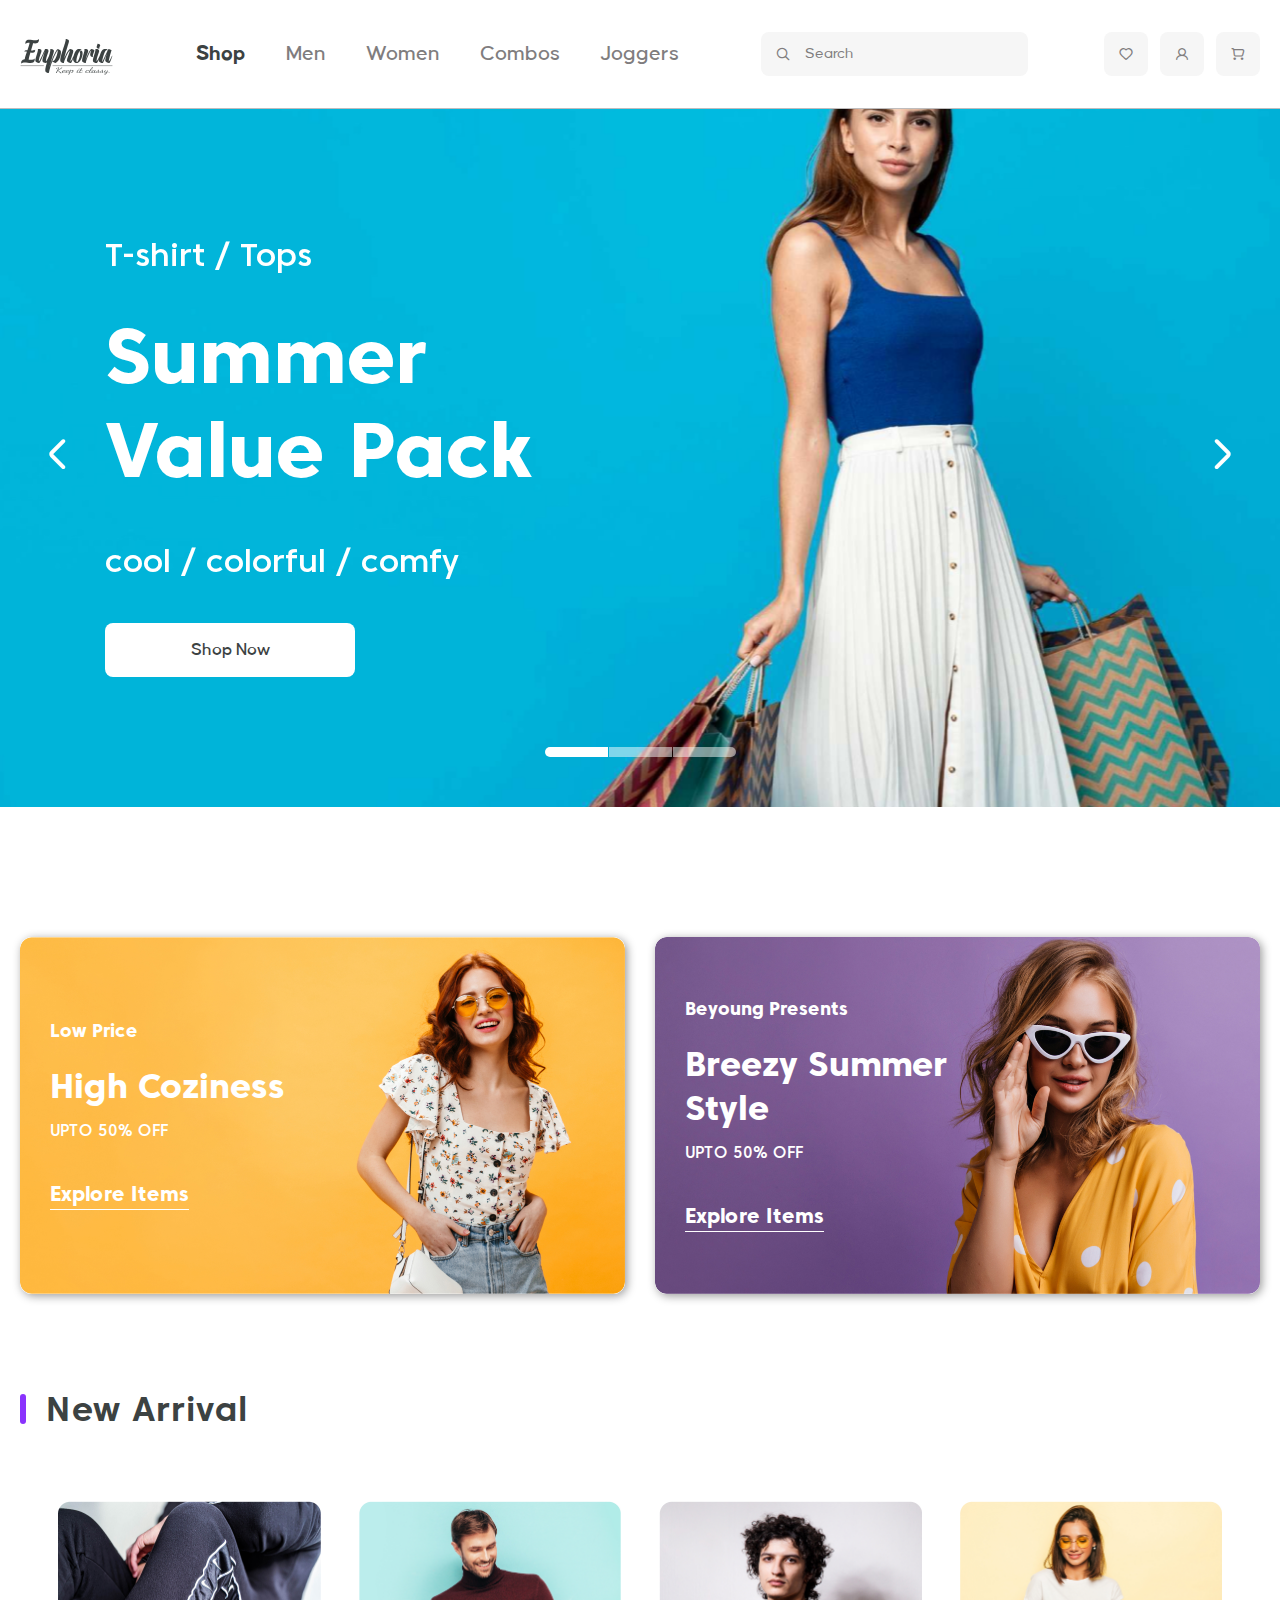
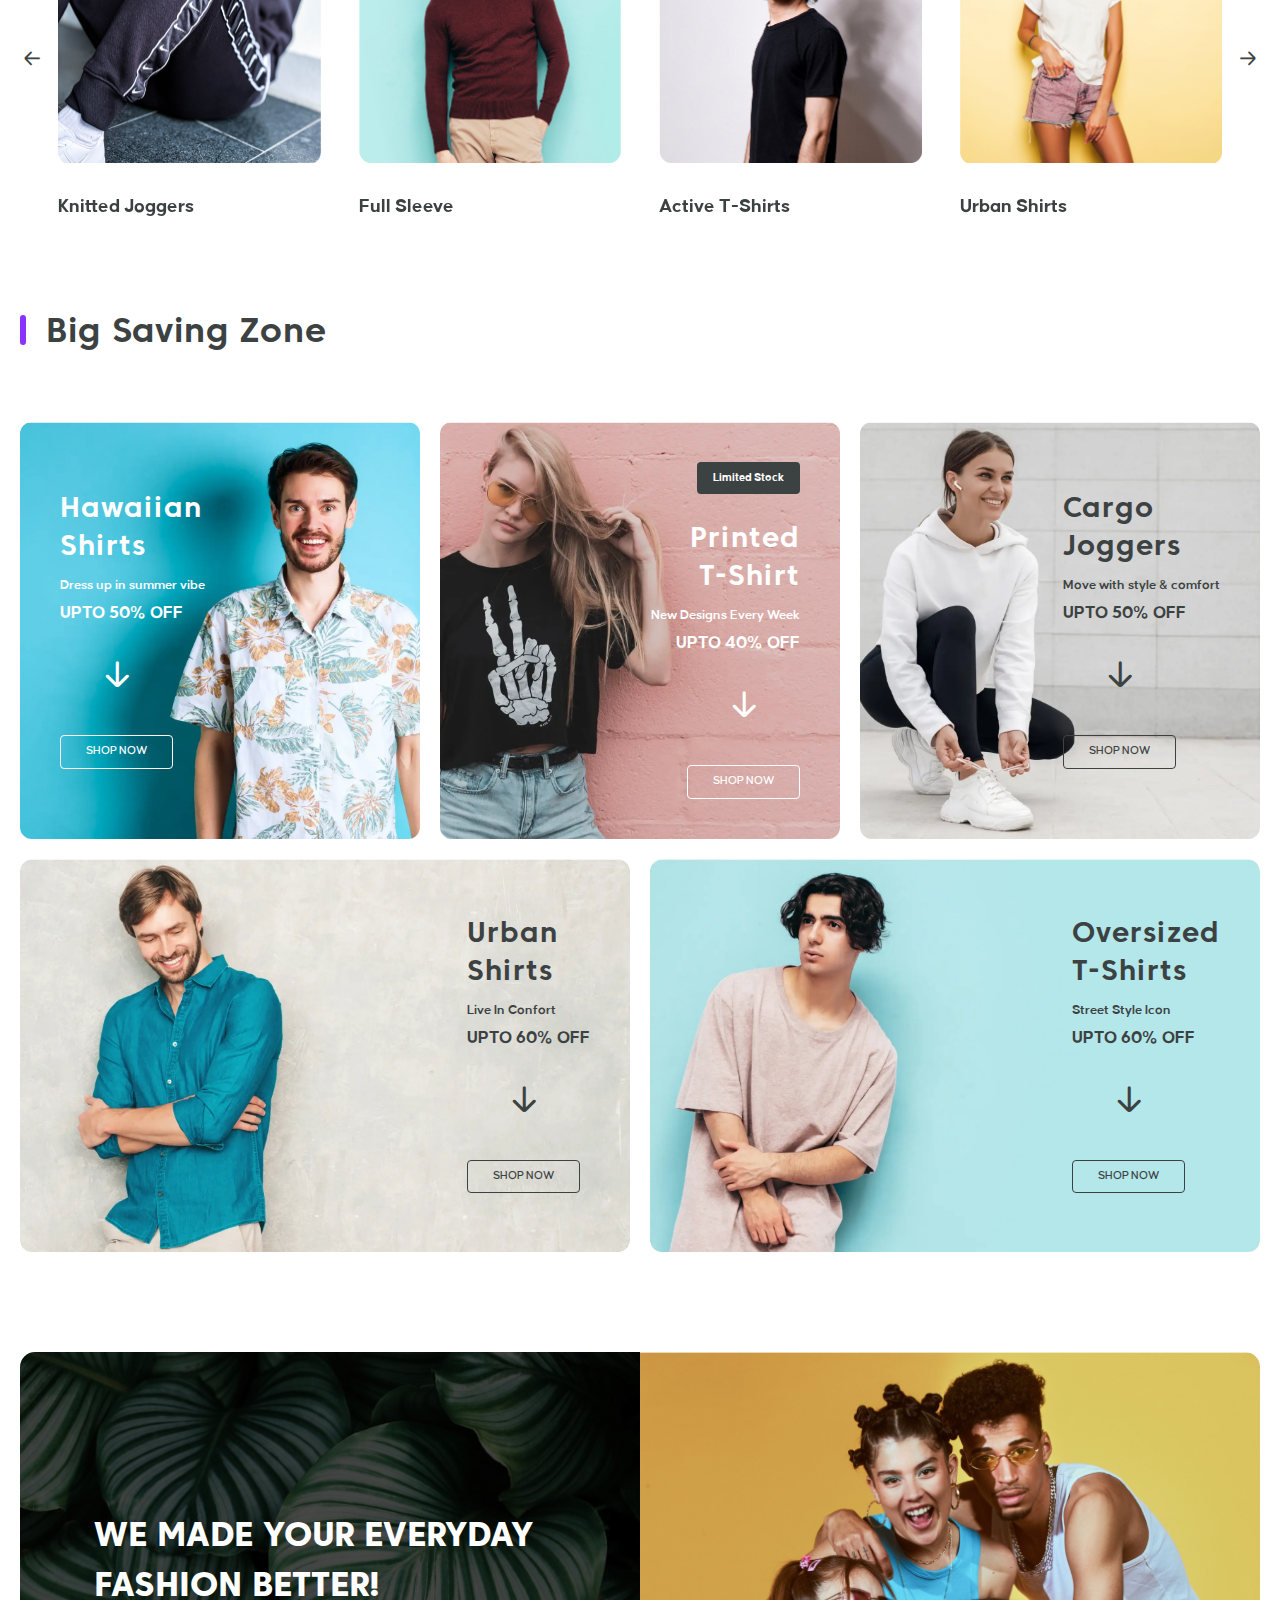
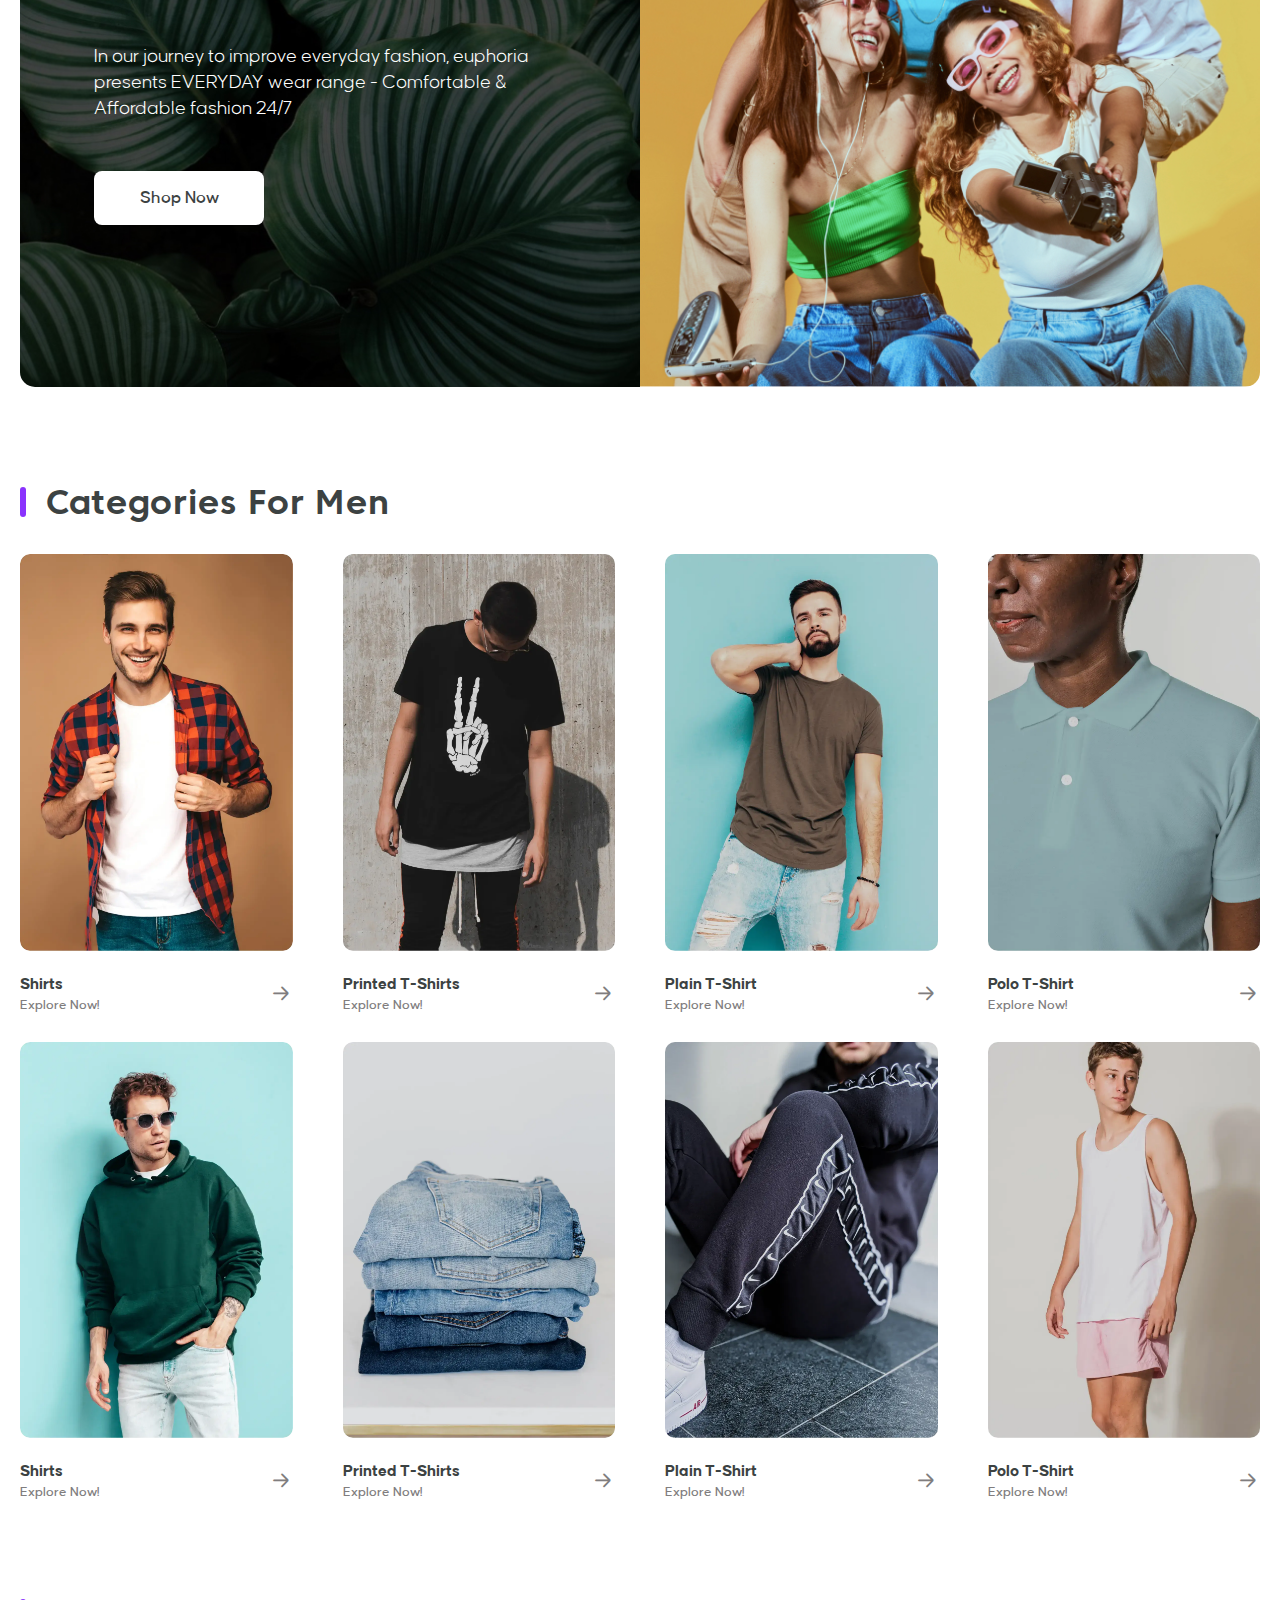
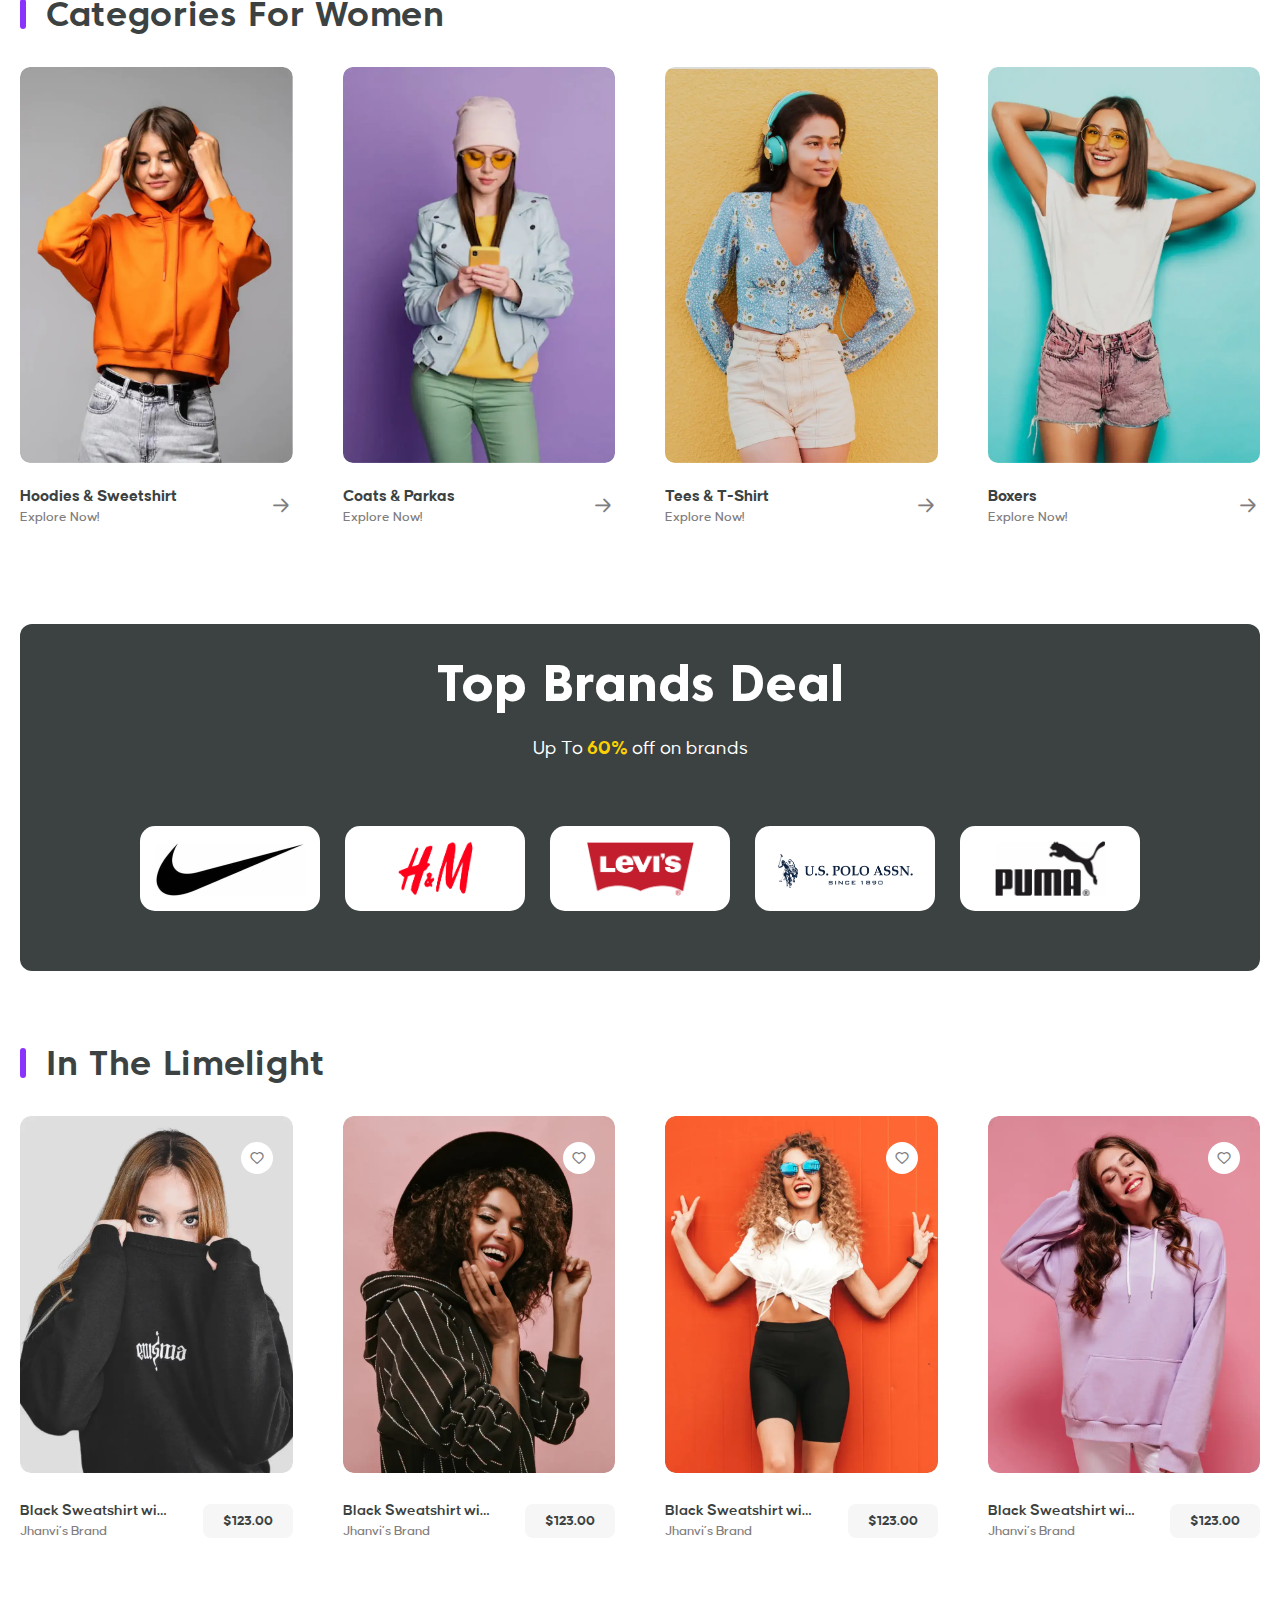
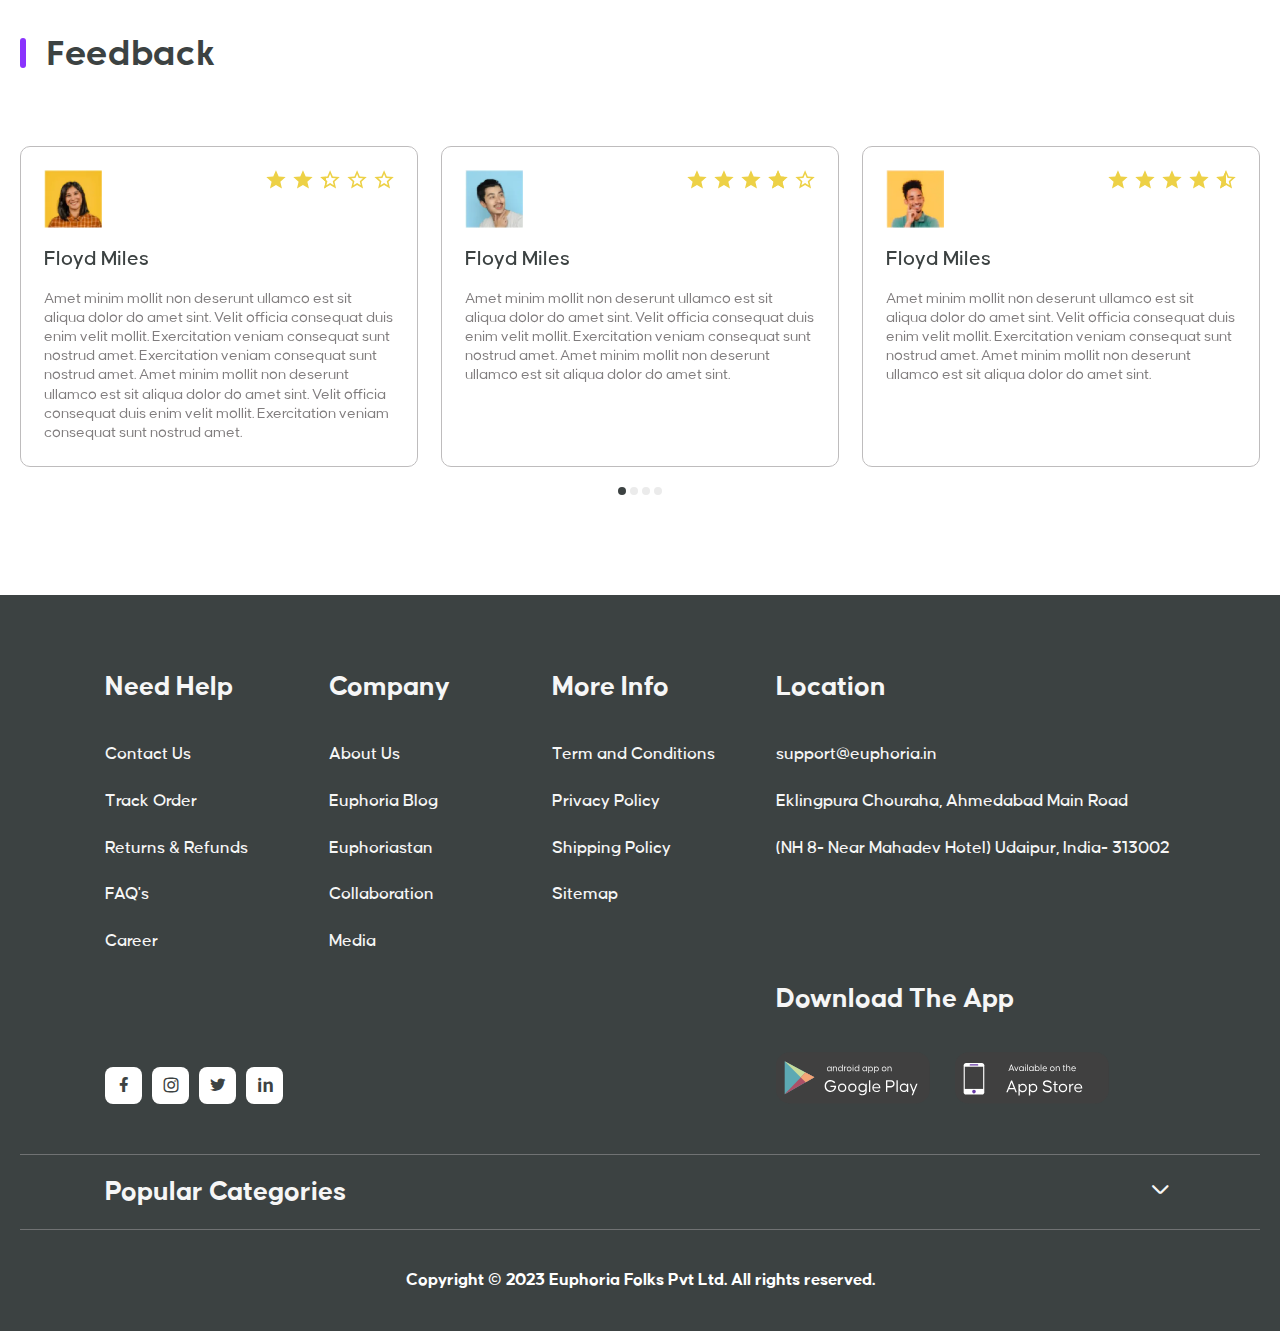
<file: index.html>
<!DOCTYPE html>
<html lang="en">

<head>
	<meta charset="UTF-8">
	<meta name="viewport" content="width=device-width, initial-scale=1.0">
	<link rel="stylesheet" href="https://cdn.jsdelivr.net/npm/swiper@11/swiper-bundle.min.css" />
	<link rel="stylesheet" href="css/style.css">
	<title>Home Page</title>
</head>

<body>
	<div class="wrapper">
		<header class="header">
			<div class="header__container">
				<img class="header__logo" src="img/logo.svg" alt="Image">
				<div class="header__menu menu">
					<nav class="menu__body">
						<ul class="menu__list">
							<li class="menu__item">
								<a href="#" class="menu__link menu__link--active">Shop</a>
							</li>
							<li class="menu__item">
								<a href="#" class="menu__link">Men</a>
							</li>
							<li class="menu__item">
								<a href="#" class="menu__link">Women</a>
							</li>
							<li class="menu__item">
								<a href="#" class="menu__link">Combos</a>
							</li>
							<li class="menu__item">
								<a href="#" class="menu__link">Joggers</a>
							</li>
						</ul>
					</nav>
				</div>
				<form action="#" class="header__search search-form">
					<input class="search-form__input" placeholder="Search" type="text">
					<button class="search-form__button _icon-search"></button>
				</form>
				<div class="header__action action-header">
					<a href="#" class="action-header__item _icon-heart"></a>
					<a href="#" class="action-header__item _icon-user"></a>
					<a href="#" class="action-header__item _icon-shopping-cart"></a>
				</div>
				<button class="action-header__icon icon-menu"><span></span></button>
			</div>
		</header>
		<main class="page">
			<section class="page__hero hero swiper">
				<!-- Additional required wrapper -->
				<div class="hero__wrapper swiper-wrapper">
					<!-- Slides -->
					<div class="hero__slide slide-hero swiper-slide">
						<div class="slide-hero__container">
							<div class="slide-hero__body">
								<div class="slide-hero__label" data-swiper-parallax="-100">T-shirt / Tops</div>
								<h2 class="slide-hero__title" data-swiper-parallax="-150">Summer <br> Value Pack</h2>
								<div class="slide-hero__label" data-swiper-parallax="-100">cool / colorful / comfy</div>
								<a href="#" class="slide-hero__button button button--white" data-swiper-parallax="-100">Shop
									Now</a>
							</div>
						</div>
						<img class="slide-hero__image slide-hero__image--top-right" src="img/hero/slide-01.jpeg" alt="Image">
					</div>
					<div class="hero__slide slide-hero swiper-slide">
						<div class="slide-hero__container">
							<div class="slide-hero__body">
								<div class="slide-hero__label" data-swiper-parallax="-100">T-shirt / Tops</div>
								<h2 class="slide-hero__title" data-swiper-parallax="-150">Some Other <br> Product</h2>
								<div class="slide-hero__label" data-swiper-parallax="-100">cool / colorful / comfy</div>
								<a href="#" class="slide-hero__button button button--white" data-swiper-parallax="-100">Shop
									Now</a>
							</div>
						</div>
						<img class="slide-hero__image slide-hero__image--top-right" src="img/hero/slide-01.jpeg" alt="Image">
					</div>
					<div class="hero__slide slide-hero swiper-slide">
						<div class="slide-hero__container">
							<div class="slide-hero__body">
								<div class="slide-hero__label" data-swiper-parallax="-100">T-shirt / Tops</div>
								<h2 class="slide-hero__title" data-swiper-parallax="-150">Some Other <br> Product</h2>
								<div class="slide-hero__label" data-swiper-parallax="-100">cool / colorful / comfy</div>
								<a href="#" class="slide-hero__button button button--white" data-swiper-parallax="-100">Shop
									Now</a>
							</div>
						</div>
						<img class="slide-hero__image slide-hero__image--top-right" src="img/hero/slide-01.jpeg" alt="Image">
					</div>
				</div>
				<!-- If we need pagination -->
				<div class="hero__pagination"></div>
				<!-- If we need navigation buttons -->
				<button class="hero__arrow hero__arrow--prev _icon-ch-left"></button>
				<button class="hero__arrow hero__arrow--next _icon-ch-right"></button>
			</section>

			<div class="page__deals deals">
				<div class="deals__container">
					<article class="deals__item">
						<div class="deals__content">
							<div class="deals__label">Low Price</div>
							<h4 class="deals__title">High Coziness</h4>
							<div class="deals__sale">UPTO 50% OFF</div>
							<a href="#" class="deals__link">Explore Items</a>
						</div>
						<img src="img/deals/01.jpeg" alt="Image" class="deals__image">
					</article>
					<article class="deals__item">
						<div class="deals__content">
							<div class="deals__label">Beyoung Presents</div>
							<h4 class="deals__title">Breezy Summer <br> Style</h4>
							<div class="deals__sale">UPTO 50% OFF</div>
							<a href="#" class="deals__link">Explore Items</a>
						</div>
						<img src="img/deals/02.jpeg" alt="Image" class="deals__image">
					</article>
				</div>
			</div>

			<section class="page__new new">
				<div class="new__container">
					<h2 class="new__title title title--margin">New Arrival</h2>
					<div class="new__slider swiper">
						<div class="new__wrapper swiper-wrapper">
							<div class="new__slide swiper-slide">
								<article class="new__item item-new">
									<a href="#" class="item-new__link">
										<img class="item-new__image" src="img/new/01.jpeg" alt="Image">
										<h5 class="item-new__title">Knitted Joggers</h5>
									</a>
								</article>
							</div>
							<div class="new__slide swiper-slide">
								<article class="new__item item-new">
									<a href="#" class="item-new__link">
										<img class="item-new__image" src="img/new/02.jpeg" alt="Image">
										<h5 class="item-new__title">Full Sleeve</h5>
									</a>
								</article>
							</div>
							<div class="new__slide swiper-slide">
								<article class="new__item item-new">
									<a href="#" class="item-new__link">
										<img class="item-new__image" src="img/new/03.jpeg" alt="Image">
										<h5 class="item-new__title">Active T-Shirts</h5>
									</a>
								</article>
							</div>
							<div class="new__slide swiper-slide">
								<article class="new__item item-new">
									<a href="#" class="item-new__link">
										<img class="item-new__image" src="img/new/04.jpeg" alt="Image">
										<h5 class="item-new__title">Urban Shirts</h5>
									</a>
								</article>
							</div>
							<div class="new__slide swiper-slide">
								<article class="new__item item-new">
									<a href="#" class="item-new__link">
										<img class="item-new__image" src="img/new/02.jpeg" alt="Image">
										<h5 class="item-new__title">Full Sleeve</h5>
									</a>
								</article>
							</div>
						</div>
						<button class="new__arrow new__arrow--left _icon-a-left"></button>
						<button class="new__arrow new__arrow--right _icon-a-right"></button>
					</div>
				</div>
			</section>

			<section class="page__sale sale">
				<div class="sale__container">
					<h2 class="sale__title title title--margin">Big Saving Zone</h2>
					<div class="sale__items">
						<!-- <div class="sale__column"> -->
						<article class="sale__item item-sale">
							<div class="item-sale__body">
								<h4 class="item-sale__title">
									<a href="#" class="item-sale__link-title">Hawaiian <br> Shirts</a>
								</h4>
								<div class="item-sale__label">Dress up in summer vibe</div>
								<div class="item-sale__info">UPTO 50% OFF</div>
								<div class="item-sale__arrow _icon-a-down">
									<a href="#" class="item-sale__button">SHOP NOW</a>
								</div>
							</div>
							<img src="img/sale/01.webp" alt="Image" class="item-sale__image">
						</article>
						<!-- </div> -->
						<!-- <div class="sale__column"> -->
						<article class="sale__item item-sale item-sale--right item-sale--text-right">
							<div class="item-sale__body">
								<div class="item-sale__limited">Limited Stock</div>
								<h4 class="item-sale__title">
									<a href="#" class="item-sale__link-title">Printed <br> T-Shirt</a>
								</h4>
								<div class="item-sale__label">New Designs Every Week</div>
								<div class="item-sale__info">UPTO 40% OFF</div>
								<div class="item-sale__arrow _icon-a-down">
									<a href="#" class="item-sale__button">SHOP NOW</a>
								</div>
							</div>
							<img src="img/sale/02.webp" alt="Image" class="item-sale__image">
						</article>
						<!-- </div> -->
						<!-- <div class="sale__column"> -->
						<article class="sale__item item-sale item-sale--right item-sale--dark">
							<div class="item-sale__body">
								<h4 class="item-sale__title">
									<a href="#" class="item-sale__link-title">Cargo <br> Joggers</a>
								</h4>
								<div class="item-sale__label">Move with style & comfort</div>
								<div class="item-sale__info">UPTO 50% OFF</div>
								<div class="item-sale__arrow _icon-a-down">
									<a href="#" class="item-sale__button">SHOP NOW</a>
								</div>
							</div>
							<img src="img/sale/03.webp" alt="Image" class="item-sale__image">
						</article>
						<!-- </div> -->
						<!-- <div class="sale__column"> -->
						<article class="sale__item item-sale item-sale--right item-sale--dark">
							<div class="item-sale__body">
								<h4 class="item-sale__title">
									<a href="#" class="item-sale__link-title">Urban <br> Shirts</a>
								</h4>
								<div class="item-sale__label">Live In Confort</div>
								<div class="item-sale__info">UPTO 60% OFF</div>
								<div class="item-sale__arrow _icon-a-down">
									<a href="#" class="item-sale__button">SHOP NOW</a>
								</div>
							</div>
							<img src="img/sale/04.webp" alt="Image" class="item-sale__image">
						</article>
						<!-- </div> -->
						<!-- <div class="sale__column"> -->
						<article class="sale__item item-sale item-sale--right item-sale--dark">
							<div class="item-sale__body">
								<h4 class="item-sale__title">
									<a href="#" class="item-sale__link-title">Oversized <br> T-Shirts</a>
								</h4>
								<div class="item-sale__label">Street Style Icon</div>
								<div class="item-sale__info">UPTO 60% OFF</div>
								<div class="item-sale__arrow _icon-a-down">
									<a href="#" class="item-sale__button">SHOP NOW</a>
								</div>
							</div>
							<img src="img/sale/05.webp" alt="Image" class="item-sale__image">
						</article>
						<!-- </div> -->
					</div>
				</div>
			</section>

			<section class="page__shop-now shop-now">
				<div class="shop-now__container">
					<div class="shop-now__content">
						<h2 class="shop-now__title">WE MADE YOUR EVERYDAY FASHION BETTER!</h2>
						<div class="shop-now__text">
							<p>
								In our journey to improve everyday fashion, euphoria presents EVERYDAY wear range -
								Comfortable
								& Affordable fashion
								24/7
							</p>
						</div>
						<a href="#" class="shop-now__button button button--white">Shop Now</a>
					</div>
					<img class="shop-now__image" src="img/shop-now/01.jpeg" alt="Image">
				</div>
			</section>

			<section class="page__products products">
				<div class="products__container">
					<h2 class="products__title title title--margin">Categories For Men</h2>
					<div class="products__items">
						<article class="item-product item-product--category">
							<a href="#" class="item-product__picture-link">
								<img class="item-product__image" src="img/modules/for-men/man-01.webp" alt="Image">
							</a>
							<div class="item-product__body">
								<h4 class="item-product__title">
									<a href="#" class="item-product__link-title">Shirts</a>
								</h4>
								<div class="item-product__label">Explore Now!</div>
								<a href="#" class="item-product__link _icon-a-right"></a>
							</div>
						</article>
						<article class="item-product item-product--category">
							<a href="#" class="item-product__picture-link">
								<img class="item-product__image" src="img/modules/for-men/man-02.webp" alt="Image">
							</a>
							<div class="item-product__body">
								<h4 class="item-product__title">
									<a href="#" class="item-product__link-title">Printed T-Shirts</a>
								</h4>
								<div class="item-product__label">Explore Now!</div>
								<a href="#" class="item-product__link _icon-a-right"></a>
							</div>
						</article>
						<article class="item-product item-product--category">
							<a href="#" class="item-product__picture-link">
								<img class="item-product__image" src="img/modules/for-men/man-03.webp" alt="Image">
							</a>
							<div class="item-product__body">
								<h4 class="item-product__title">
									<a href="#" class="item-product__link-title">Plain T-Shirt</a>
								</h4>
								<div class="item-product__label">Explore Now!</div>
								<a href="#" class="item-product__link _icon-a-right"></a>
							</div>
						</article>
						<article class="item-product item-product--category">
							<a href="#" class="item-product__picture-link">
								<img class="item-product__image" src="img/modules/for-men/man-04.webp" alt="Image">
							</a>
							<div class="item-product__body">
								<h4 class="item-product__title">
									<a href="#" class="item-product__link-title">Polo T-Shirt</a>
								</h4>
								<div class="item-product__label">Explore Now!</div>
								<a href="#" class="item-product__link _icon-a-right"></a>
							</div>
						</article>
						<article class="item-product item-product--category">
							<a href="#" class="item-product__picture-link">
								<img class="item-product__image" src="img/modules/for-men/man-05.webp" alt="Image">
							</a>
							<div class="item-product__body">
								<h4 class="item-product__title">
									<a href="#" class="item-product__link-title">Shirts</a>
								</h4>
								<div class="item-product__label">Explore Now!</div>
								<a href="#" class="item-product__link _icon-a-right"></a>
							</div>
						</article>
						<article class="item-product item-product--category">
							<a href="#" class="item-product__picture-link">
								<img class="item-product__image" src="img/modules/for-men/man-06.webp" alt="Image">
							</a>
							<div class="item-product__body">
								<h4 class="item-product__title">
									<a href="#" class="item-product__link-title">Printed T-Shirts</a>
								</h4>
								<div class="item-product__label">Explore Now!</div>
								<a href="#" class="item-product__link _icon-a-right"></a>
							</div>
						</article>
						<article class="item-product item-product--category">
							<a href="#" class="item-product__picture-link">
								<img class="item-product__image" src="img/modules/for-men/man-07.webp" alt="Image">
							</a>
							<div class="item-product__body">
								<h4 class="item-product__title">
									<a href="#" class="item-product__link-title">Plain T-Shirt</a>
								</h4>
								<div class="item-product__label">Explore Now!</div>
								<a href="#" class="item-product__link _icon-a-right"></a>
							</div>
						</article>
						<article class="item-product item-product--category">
							<a href="#" class="item-product__picture-link">
								<img class="item-product__image" src="img/modules/for-men/man-08.webp" alt="Image">
							</a>
							<div class="item-product__body">
								<h4 class="item-product__title">
									<a href="#" class="item-product__link-title">Polo T-Shirt</a>
								</h4>
								<div class="item-product__label">Explore Now!</div>
								<a href="#" class="item-product__link _icon-a-right"></a>
							</div>
						</article>
					</div>
				</div>
			</section>

			<section class="page__products products">
				<div class="products__container">
					<h2 class="products__title title title--margin">Categories For Women</h2>
					<div class="products__items">
						<article class="item-product item-product--category">
							<a href="#" class="item-product__picture-link">
								<img class="item-product__image" src="img/modules/for-women/woman-01.webp" alt="Image">
							</a>
							<div class="item-product__body">
								<h4 class="item-product__title">
									<a href="#" class="item-product__link-title">Hoodies & Sweetshirt</a>
								</h4>
								<div class="item-product__label">Explore Now!</div>
								<a href="#" class="item-product__link _icon-a-right"></a>
							</div>
						</article>
						<article class="item-product item-product--category">
							<a href="#" class="item-product__picture-link">
								<img class="item-product__image" src="img/modules/for-women/woman-02.webp" alt="Image">
							</a>
							<div class="item-product__body">
								<h4 class="item-product__title">
									<a href="#" class="item-product__link-title">Coats & Parkas</a>
								</h4>
								<div class="item-product__label">Explore Now!</div>
								<a href="#" class="item-product__link _icon-a-right"></a>
							</div>
						</article>
						<article class="item-product item-product--category">
							<a href="#" class="item-product__picture-link">
								<img class="item-product__image" src="img/modules/for-women/woman-03.webp" alt="Image">
							</a>
							<div class="item-product__body">
								<h4 class="item-product__title">
									<a href="#" class="item-product__link-title">Tees & T-Shirt</a>
								</h4>
								<div class="item-product__label">Explore Now!</div>
								<a href="#" class="item-product__link _icon-a-right"></a>
							</div>
						</article>
						<article class="item-product item-product--category">
							<a href="#" class="item-product__picture-link">
								<img class="item-product__image" src="img/modules/for-women/woman-04.webp" alt="Image">
							</a>
							<div class="item-product__body">
								<h4 class="item-product__title">
									<a href="#" class="item-product__link-title">Boxers</a>
								</h4>
								<div class="item-product__label">Explore Now!</div>
								<a href="#" class="item-product__link _icon-a-right"></a>
							</div>
						</article>
					</div>
				</div>
			</section>

			<section class="page__top-brands top-brands">
				<div class="top-brands__container">
					<div class="top-brands__body">
						<h2 class="top-brands__title">Top Brands Deal</h2>
						<div class="top-brands__info">Up To <span>60%</span> off on brands</div>
						<div class="top-brands__items">
							<a href="#" target="_blank" class="top-brands__item">
								<img src="img/brands/01.png" alt="Image">
							</a>
							<a href="#" target="_blank" class="top-brands__item">
								<img src="img/brands/02.png" alt="Image">
							</a>
							<a href="#" target="_blank" class="top-brands__item">
								<img src="img/brands/03.png" alt="Image">
							</a>
							<a href="#" target="_blank" class="top-brands__item">
								<img src="img/brands/04.png" alt="Image">
							</a>
							<a href="#" target="_blank" class="top-brands__item">
								<img src="img/brands/05.png" alt="Image">
							</a>
						</div>
					</div>
				</div>
			</section>

			<section class="page__products products">
				<div class="products__container">
					<h2 class="products__title title title--margin">In The Limelight</h2>
					<div class="products__items">
						<article class="item-product">
							<a href="#" class="item-product__favourite _icon-heart"></a>
							<a href="#" class="item-product__picture-link">
								<img class="item-product__image" src="img/products/01.webp" alt="Image">
							</a>
							<div class="item-product__body">
								<h4 class="item-product__title">
									<a href="#" class="item-product__link-title">Black Sweatshirt with ....</a>
								</h4>
								<div class="item-product__label">Jhanvi’s Brand</div>
								<div class="item-product__price">$123.00</div>
							</div>
						</article>
						<article class="item-product">
							<a href="#" class="item-product__favourite _icon-heart"></a>
							<a href="#" class="item-product__picture-link">
								<img class="item-product__image" src="img/products/02.webp" alt="Image">
							</a>
							<div class="item-product__body">
								<h4 class="item-product__title">
									<a href="#" class="item-product__link-title">Black Sweatshirt with ....</a>
								</h4>
								<div class="item-product__label">Jhanvi’s Brand</div>
								<div class="item-product__price">$123.00</div>
							</div>
						</article>
						<article class="item-product">
							<a href="#" class="item-product__favourite _icon-heart"></a>
							<a href="#" class="item-product__picture-link">
								<img class="item-product__image" src="img/products/03.webp" alt="Image">
							</a>
							<div class="item-product__body">
								<h4 class="item-product__title">
									<a href="#" class="item-product__link-title">Black Sweatshirt with ....</a>
								</h4>
								<div class="item-product__label">Jhanvi’s Brand</div>
								<div class="item-product__price">$123.00</div>
							</div>
						</article>
						<article class="item-product">
							<a href="#" class="item-product__favourite _icon-heart"></a>
							<a href="#" class="item-product__picture-link">
								<img class="item-product__image" src="img/products/04.webp" alt="Image">
							</a>
							<div class="item-product__body">
								<h4 class="item-product__title">
									<a href="#" class="item-product__link-title">Black Sweatshirt with ....</a>
								</h4>
								<div class="item-product__label">Jhanvi’s Brand</div>
								<div class="item-product__price">$123.00</div>
							</div>
						</article>
					</div>
				</div>
			</section>

			<section class="page__reviews reviews">
				<div class="reviews__container">
					<h2 class="reviews__title title title--margin">Feedback</h2>
					<div class="reviews__slider swiper">
						<div class="reviews__wrapper swiper-wrapper">
							<article class="reviews__slide slide-review swiper-slide">
								<div class="slide-review__header">
									<img class="slide-review__avatar" src="img/reviews/01.webp" alt="Image">
									<div data-rating="2.3" class="slide-review__rating rating rating--set">
										<div class="rating__items">
											<label class="rating__item">
												<input class="rating__input" type="radio" name="rating" value="1">
											</label>
											<label class="rating__item">
												<input class="rating__input" type="radio" name="rating" value="2">
											</label>
											<label class="rating__item">
												<input class="rating__input" type="radio" name="rating" value="3">
											</label>
											<label class="rating__item">
												<input class="rating__input" type="radio" name="rating" value="4">
											</label>
											<label class="rating__item">
												<input class="rating__input" type="radio" name="rating" value="5">
											</label>
										</div>
									</div>
								</div>
								<h4 class="slide-review__title">Floyd Miles</h4>
								<div class="slide-review__text">
									<p>
										Amet minim mollit non deserunt ullamco est sit aliqua dolor do amet sint. Velit officia
										consequat duis enim velit
										mollit. Exercitation veniam consequat sunt nostrud amet.
										Exercitation veniam consequat sunt nostrud amet. Amet minim mollit non deserunt ullamco
										est sit aliqua dolor do amet
										sint. Velit officia consequat duis enim velit mollit. Exercitation veniam consequat sunt
										nostrud amet.
									</p>
								</div>
							</article>
							<article class="reviews__slide slide-review swiper-slide">
								<div class="slide-review__header">
									<img class="slide-review__avatar" src="img/reviews/02.webp" alt="Image">
									<div data-rating="3.8" class="slide-review__rating rating">
										<div class="rating__items">
											<label class="rating__item">
												<input class="rating__input" type="radio" name="rating" value="1">
											</label>
											<label class="rating__item">
												<input class="rating__input" type="radio" name="rating" value="2">
											</label>
											<label class="rating__item">
												<input class="rating__input" type="radio" name="rating" value="3">
											</label>
											<label class="rating__item">
												<input class="rating__input" type="radio" name="rating" value="4">
											</label>
											<label class="rating__item">
												<input class="rating__input" type="radio" name="rating" value="5">
											</label>
										</div>
									</div>
								</div>
								<h4 class="slide-review__title">Floyd Miles</h4>
								<div class="slide-review__text">
									<p>
										Amet minim mollit non deserunt ullamco est sit aliqua dolor do amet sint. Velit officia
										consequat duis enim velit
										mollit.
										Exercitation veniam consequat sunt nostrud amet. Amet minim mollit non deserunt ullamco
										est sit aliqua dolor do amet
										sint.
									</p>
								</div>
							</article>
							<article class="reviews__slide slide-review swiper-slide">
								<div class="slide-review__header">
									<img class="slide-review__avatar" src="img/reviews/03.webp" alt="Image">
									<div data-rating="4.5" class="slide-review__rating rating">
										<div class="rating__items">
											<label class="rating__item">
												<input class="rating__input" type="radio" name="rating" value="1">
											</label>
											<label class="rating__item">
												<input class="rating__input" type="radio" name="rating" value="2">
											</label>
											<label class="rating__item">
												<input class="rating__input" type="radio" name="rating" value="3">
											</label>
											<label class="rating__item">
												<input class="rating__input" type="radio" name="rating" value="4">
											</label>
											<label class="rating__item">
												<input class="rating__input" type="radio" name="rating" value="5">
											</label>
										</div>
									</div>
								</div>
								<h4 class="slide-review__title">Floyd Miles</h4>
								<div class="slide-review__text">
									<p>
										Amet minim mollit non deserunt ullamco est sit aliqua dolor do amet sint. Velit officia
										consequat duis enim velit
										mollit.
										Exercitation veniam consequat sunt nostrud amet. Amet minim mollit non deserunt ullamco
										est sit aliqua dolor do amet
										sint.
									</p>
								</div>
							</article>
							<article class="reviews__slide slide-review swiper-slide">
								<div class="slide-review__header">
									<img class="slide-review__avatar" src="img/reviews/02.webp" alt="Image">
									<div data-rating="2.5" class="slide-review__rating rating">
										<div class="rating__items">
											<label class="rating__item">
												<input class="rating__input" type="radio" name="rating" value="1">
											</label>
											<label class="rating__item">
												<input class="rating__input" type="radio" name="rating" value="2">
											</label>
											<label class="rating__item">
												<input class="rating__input" type="radio" name="rating" value="3">
											</label>
											<label class="rating__item">
												<input class="rating__input" type="radio" name="rating" value="4">
											</label>
											<label class="rating__item">
												<input class="rating__input" type="radio" name="rating" value="5">
											</label>
										</div>
									</div>
								</div>
								<h4 class="slide-review__title">Floyd Miles</h4>
								<div class="slide-review__text">
									<p>
										Amet minim mollit non deserunt ullamco est sit aliqua dolor do amet sint. Velit officia
										consequat duis enim velit
										mollit.
										Amet minim mollit non deserunt ullamco
										est sit aliqua dolor do amet
										sint.
									</p>
								</div>
							</article>
						</div>
						<div class="reviews__pages"></div>
					</div>
				</div>
			</section>
		</main>
		<footer class="footer">
			<div class="footer__container">
				<div class="footer__menu menu-footer">
					<div class="menu-footer__block">
						<h5 class="menu-footer__title">Need Help</h5>
						<ul class="menu-footer__list">
							<li class="menu-footer__item">
								<a href="#" class="menu-footer__link">Contact Us</a>
							</li>
							<li class="menu-footer__item">
								<a href="#" class="menu-footer__link">Track Order</a>
							</li>
							<li class="menu-footer__item">
								<a href="#" class="menu-footer__link">Returns & Refunds</a>
							</li>
							<li class="menu-footer__item">
								<a href="#" class="menu-footer__link">FAQ's</a>
							</li>
							<li class="menu-footer__item">
								<a href="#" class="menu-footer__link">Career</a>
							</li>
						</ul>
					</div>
					<div class="menu-footer__block">
						<h5 class="menu-footer__title">Company</h5>
						<ul class="menu-footer__list">
							<li class="menu-footer__item">
								<a href="#" class="menu-footer__link">About Us</a>
							</li>
							<li class="menu-footer__item">
								<a href="#" class="menu-footer__link">Euphoria Blog</a>
							</li>
							<li class="menu-footer__item">
								<a href="#" class="menu-footer__link">Euphoriastan</a>
							</li>
							<li class="menu-footer__item">
								<a href="#" class="menu-footer__link">Collaboration</a>
							</li>
							<li class="menu-footer__item">
								<a href="#" class="menu-footer__link">Media</a>
							</li>
						</ul>
					</div>
					<div class="menu-footer__block">
						<h5 class="menu-footer__title">More Info</h5>
						<ul class="menu-footer__list">
							<li class="menu-footer__item">
								<a href="#" class="menu-footer__link">Term and Conditions</a>
							</li>
							<li class="menu-footer__item">
								<a href="#" class="menu-footer__link">Privacy Policy</a>
							</li>
							<li class="menu-footer__item">
								<a href="#" class="menu-footer__link">Shipping Policy</a>
							</li>
							<li class="menu-footer__item">
								<a href="#" class="menu-footer__link">Sitemap</a>
							</li>
						</ul>
					</div>
					<div class="menu-footer__block">
						<h5 class="menu-footer__title">Location</h5>
						<ul class="menu-footer__list">
							<li class="menu-footer__item">
								<a href="mailto:support@euphoria.in" class="menu-footer__link">support@euphoria.in</a>
							</li>
							<li class="menu-footer__item">
								Eklingpura Chouraha, Ahmedabad Main Road
							</li>
							<li class="menu-footer__item">
								(NH 8- Near Mahadev Hotel) Udaipur, India- 313002
							</li>
						</ul>
					</div>
				</div>
				<div class="footer__body">
					<div class="footer__social social-footer">
						<ul class="social-footer__list">
							<li class="social-footer__item">
								<a target="_blank" href="#" class="social-footer__link _icon-s-facebook"></a>
							</li>
							<li class="social-footer__item">
								<a target="_blank" href="#" class="social-footer__link _icon-s-instagram"></a>
							</li>
							<li class="social-footer__item">
								<a target="_blank" href="#" class="social-footer__link _icon-s-twitter"></a>
							</li>
							<li class="social-footer__item">
								<a target="_blank" href="#" class="social-footer__link _icon-s-linkedin"></a>
							</li>
						</ul>
					</div>
					<div class="footer__download download-apps">
						<h5 class="download-apps__title">Download The App</h5>
						<div class="download-apps__items">
							<a href="#" class="download-apps__item" target="_blank">
								<img src="img/icons/google-play.svg" alt="Google Play">
							</a>
							<a href="#" class="download-apps__item" target="_blank">
								<img src="img/icons/app-store.svg" alt="App Store">
							</a>
						</div>
					</div>
				</div>
				<div class="footer__categories popular-categories">
					<h5 data-spoller class="popular-categories__title">
						<button class="popular-categories__button-title _icon-ch-down">Popular Categories</button>
					</h5>
					<div class="popular-categories__body">
						<ul class="popular-categories__list">
							<li class="popular-categories__item">
								<a href="#" class="popular-categories__link">Men</a>
							</li>
							<li class="popular-categories__item">
								<a href="#" class="popular-categories__link">Women</a>
							</li>
						</ul>
					</div>
				</div>
				<div class="footer__copy">
					Copyright © 2023 Euphoria Folks Pvt Ltd. All rights reserved.
				</div>
			</div>
		</footer>
	</div>
	<!-- Підключення слайдеру Swiper -->
	<script src="https://cdn.jsdelivr.net/npm/swiper@11/swiper-bundle.min.js"></script>
	<!-- Підключення JS-файлу з кодом -->
	<script src="js/script.js"></script>
</body>

</html>
</file>
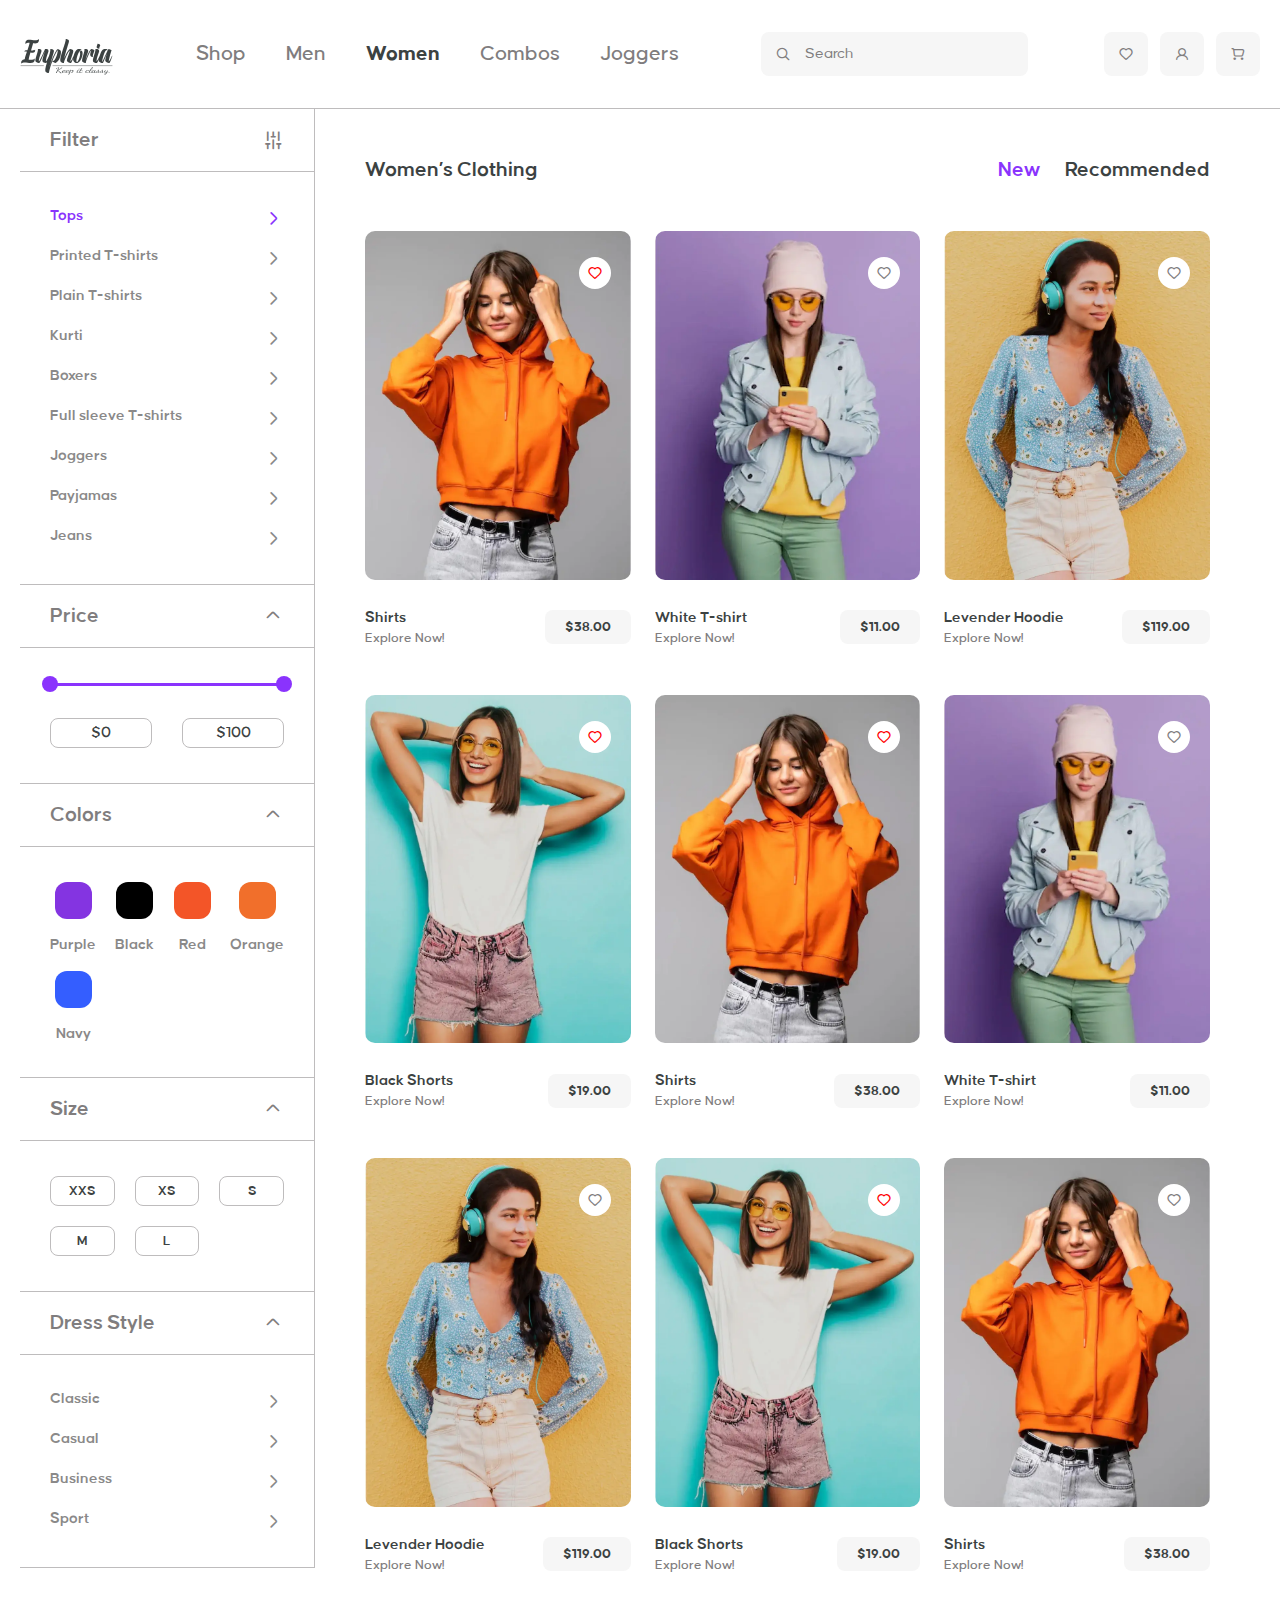
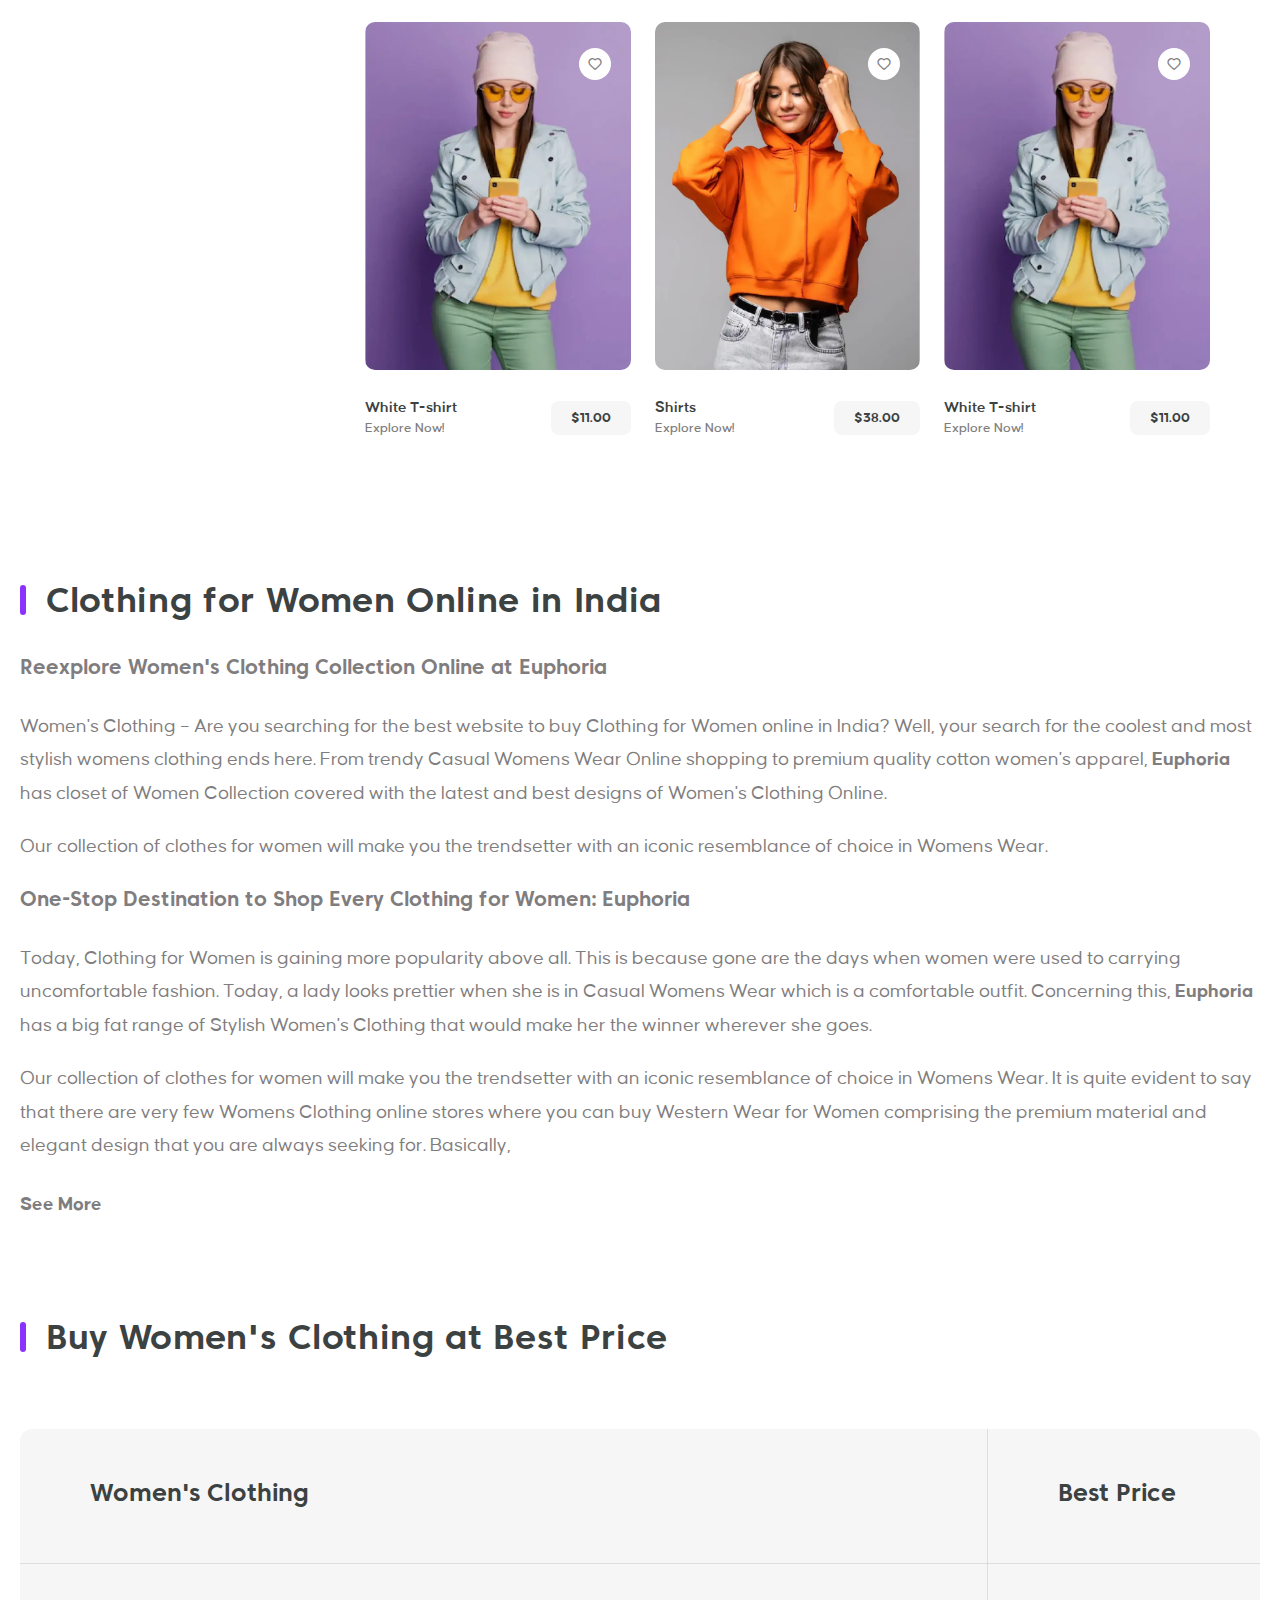
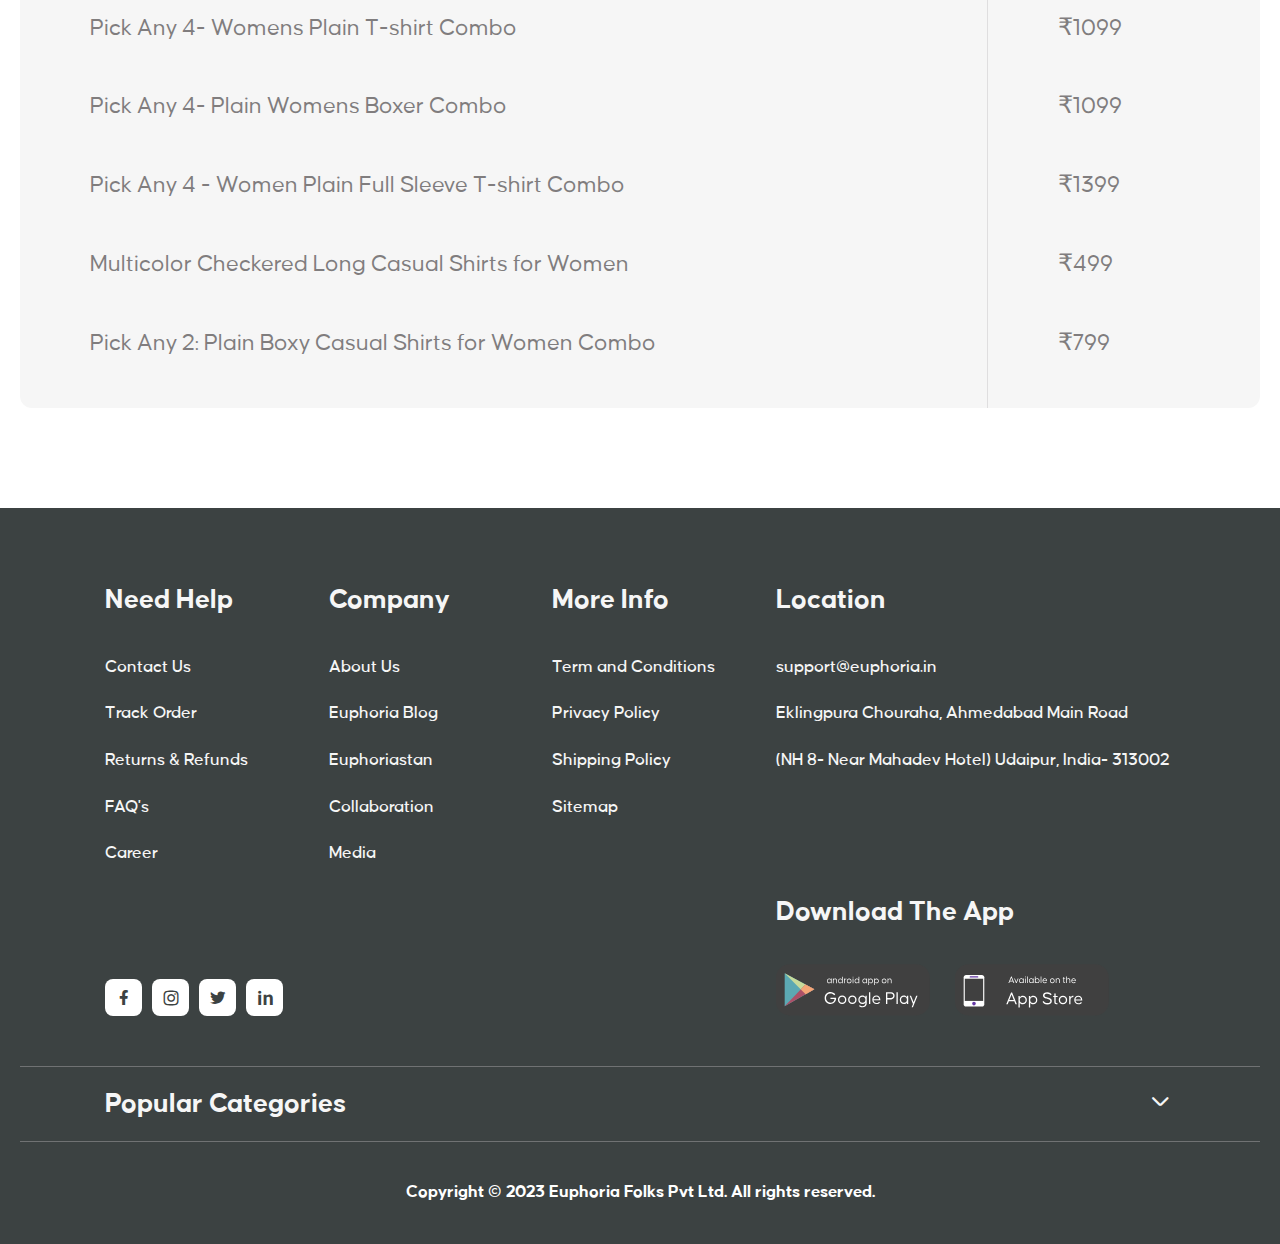
<file: catalog.html>
<!DOCTYPE html>
<html lang="en">

<head>
   <meta charset="UTF-8">
   <meta name="viewport" content="width=device-width, initial-scale=1.0">
   <link rel="stylesheet" href="css/style.css">
   <title>Catalog</title>
</head>

<body>
   <div class="wrapper">
      <header class="header">
         <div class="header__container">
            <img class="header__logo" src="img/logo.svg" alt="Image">
            <div class="header__menu menu">
               <nav class="menu__body">
                  <ul class="menu__list">
                     <li class="menu__item">
                        <a href="#" class="menu__link">Shop</a>
                     </li>
                     <li class="menu__item">
                        <a href="#" class="menu__link">Men</a>
                     </li>
                     <li class="menu__item">
                        <a href="#" class="menu__link menu__link--active">Women</a>
                     </li>
                     <li class="menu__item">
                        <a href="#" class="menu__link">Combos</a>
                     </li>
                     <li class="menu__item">
                        <a href="#" class="menu__link">Joggers</a>
                     </li>
                  </ul>
               </nav>
            </div>
            <form action="#" class="header__search search-form">
               <input class="search-form__input" placeholder="Search" type="text">
               <button class="search-form__button _icon-search"></button>
            </form>
            <div class="header__action action-header">
               <a href="#" class="action-header__item _icon-heart"></a>
               <a href="#" class="action-header__item _icon-user"></a>
               <a href="#" class="action-header__item _icon-shopping-cart"></a>
            </div>
            <button class="action-header__icon icon-menu"><span></span></button>
         </div>
      </header>
      <main class="page">
         <div class="page__catalog catalog">
            <section class="catalog__main">
               <div class="catalog__container">
                  <aside class="catalog__filter filter">
                     <h4 data-spoller="open" class="filter__title title-filter">
                        <button type="button"
                           class="title-filter__button title-filter__button--main _icon-filtter">Filter</button>
                     </h4>
                     <form action="#" class="filter__body">
                        <div class="filter__section section-filter">
                           <div class="section-filter__body">
                              <nav class="section-filter__menu menu-filter">
                                 <ul class="menu-filter__list">
                                    <li class="menu-filter__item">
                                       <a href="#" class="menu-filter__link active _icon-ch-right">Tops</a>
                                    </li>
                                    <li class="menu-filter__item">
                                       <a href="#" class="menu-filter__link _icon-ch-right">Printed T-shirts</a>
                                    </li>
                                    <li class="menu-filter__item">
                                       <a href="#" class="menu-filter__link _icon-ch-right">Plain T-shirts</a>
                                    </li>
                                    <li class="menu-filter__item">
                                       <a href="#" class="menu-filter__link _icon-ch-right">Kurti</a>
                                    </li>
                                    <li class="menu-filter__item">
                                       <a href="#" class="menu-filter__link _icon-ch-right">Boxers</a>
                                    </li>
                                    <li class="menu-filter__item">
                                       <a href="#" class="menu-filter__link _icon-ch-right">Full sleeve T-shirts</a>
                                    </li>
                                    <li class="menu-filter__item">
                                       <a href="#" class="menu-filter__link _icon-ch-right">Joggers</a>
                                    </li>
                                    <li class="menu-filter__item">
                                       <a href="#" class="menu-filter__link _icon-ch-right">Payjamas</a>
                                    </li>
                                    <li class="menu-filter__item">
                                       <a href="#" class="menu-filter__link _icon-ch-right">Jeans</a>
                                    </li>
                                 </ul>
                              </nav>
                           </div>
                        </div>
                        <div class="filter__section section-filter">
                           <h5 data-spoller="open" class="section-filter__title title-filter">
                              <button type="button" class="title-filter__button _icon-ch-down">Price</button>
                           </h5>
                           <div class="section-filter__body">
                              <div class="section-filter__price price-filter">
                                 <div class="price-filter__range"></div>
                                 <div class="price-filter__inputs">
                                    <input type="text" name="price-from"
                                       class="price-filter__input price-filter__input--from">
                                    <input type="text" name="price-to"
                                       class="price-filter__input price-filter__input--to">
                                 </div>
                              </div>
                           </div>
                        </div>
                        <div class="filter__section section-filter">
                           <h5 data-spoller="open" class="section-filter__title title-filter">
                              <button type="button" class="title-filter__button _icon-ch-down">Colors</button>
                           </h5>
                           <div class="section-filter__body">
                              <div class="section-filter__colors colors-filter">
                                 <label class="colors-filter__item" style="--color: #8434e1">
                                    <input type="checkbox" class="colors-filter__input" name="color[]">
                                    Purple
                                 </label>
                                 <label class="colors-filter__item" style="--color: #000000">
                                    <input type="checkbox" class="colors-filter__input" name="color[]">
                                    Black
                                 </label>
                                 <label class="colors-filter__item" style="--color: #F35528">
                                    <input type="checkbox" class="colors-filter__input" name="color[]">
                                    Red
                                 </label>
                                 <label class="colors-filter__item" style="--color: #F16F2B">
                                    <input type="checkbox" class="colors-filter__input" name="color[]">
                                    Orange
                                 </label>
                                 <label class="colors-filter__item" style="--color: #345EFF">
                                    <input type="checkbox" class="colors-filter__input" name="color[]">
                                    Navy
                                 </label>
                              </div>
                           </div>
                        </div>
                        <div class="filter__section section-filter">
                           <h5 data-spoller="open" class="section-filter__title title-filter">
                              <button type="button" class="title-filter__button _icon-ch-down">Size</button>
                           </h5>
                           <div class="section-filter__body">
                              <div class="section-filter__size size-filter">
                                 <label class="size-filter__item">
                                    <input type="checkbox" class="size-filter__input" name="size[]">
                                    XXS
                                 </label>
                                 <label class="size-filter__item">
                                    <input type="checkbox" class="size-filter__input" name="size[]">
                                    XS
                                 </label>
                                 <label class="size-filter__item">
                                    <input type="checkbox" class="size-filter__input" name="size[]">
                                    S
                                 </label>
                                 <label class="size-filter__item">
                                    <input type="checkbox" class="size-filter__input" name="size[]">
                                    M
                                 </label>
                                 <label class="size-filter__item">
                                    <input type="checkbox" class="size-filter__input" name="size[]">
                                    L
                                 </label>
                              </div>
                           </div>
                        </div>
                        <div class="filter__section section-filter">
                           <h5 data-spoller="open" class="section-filter__title title-filter">
                              <button type="button" class="title-filter__button _icon-ch-down">Dress Style</button>
                           </h5>
                           <div class="section-filter__body">
                              <div class="section-filter__style style-filter">
                                 <label class="style-filter__item _icon-ch-right">
                                    <input type="checkbox" class="style-filter__input" name="style[]">
                                    Classic
                                 </label>
                                 <label class="style-filter__item _icon-ch-right">
                                    <input type="checkbox" class="style-filter__input" name="style[]">
                                    Casual
                                 </label>
                                 <label class="style-filter__item _icon-ch-right">
                                    <input type="checkbox" class="style-filter__input" name="style[]">
                                    Business
                                 </label>
                                 <label class="style-filter__item _icon-ch-right">
                                    <input type="checkbox" class="style-filter__input" name="style[]">
                                    Sport
                                 </label>

                              </div>
                           </div>
                        </div>
                     </form>
                  </aside>
                  <div class="catalog__body">
                     <div class="catalog__header">
                        <h1 class="catalog__title">Women’s Clothing</h1>
                        <ul class="catalog__type type-catalog">
                           <li class="type-catalog__item">
                              <button class="type-catalog__button type-catalog__button--active">New</button>
                           </li>
                           <li class="type-catalog__item">
                              <button class="type-catalog__button">Recommended</button>
                           </li>
                        </ul>
                     </div>
                     <div class="catalog__items"></div>
                  </div>
               </div>
            </section>
            <section class="catalog__description description-catalog">
               <div class="description-catalog__container">
                  <h2 class="description-catalog__title title">Clothing for Women Online in India</h2>
                  <div class="description-catalog__body">
                     <h3>Reexplore Women's Clothing Collection Online at Euphoria</h3>
                     <p>
                        Women's Clothing – Are you searching for the best website to buy Clothing for Women online in
                        India? Well, your search
                        for the coolest and most stylish womens clothing ends here. From trendy Casual Womens Wear
                        Online shopping to premium
                        quality cotton women's apparel, <strong>Euphoria</strong> has closet of Women Collection covered
                        with the latest
                        and best designs of
                        Women's Clothing Online.
                     </p>
                     <p>
                        Our collection of clothes for women will make you the trendsetter with an iconic resemblance of
                        choice in Womens Wear.
                     </p>
                     <h3>One-Stop Destination to Shop Every Clothing for Women: Euphoria</h3>
                     <p>
                        Today, Clothing for Women is gaining more popularity above all. This is because gone are the
                        days when women were used
                        to carrying uncomfortable fashion. Today, a lady looks prettier when she is in Casual Womens
                        Wear which is a comfortable
                        outfit. Concerning this, <strong>Euphoria</strong> has a big fat range of Stylish Women's
                        Clothing that would
                        make her the winner
                        wherever she goes.
                     </p>
                     <p>
                        Our collection of clothes for women will make you the trendsetter with an iconic resemblance of
                        choice in Womens Wear.
                        It is quite evident to say that there are very few Womens Clothing online stores where you can
                        buy Western Wear for
                        Women comprising the premium material and elegant design that you are always seeking for.
                        Basically,
                     </p>
                  </div>
                  <a href="#" class="description-catalog__see-more">See More</a>
               </div>
            </section>
            <section class="catalog__best-price best-price">
               <div class="best-price__container">
                  <h2 class="best-price__title title">Buy Women's Clothing at Best Price</h2>
                  <div class="best-price__table">
                     <table class="table-best-price">
                        <tr>
                           <th>Women's Clothing</th>
                           <th>Best Price</th>
                        </tr>
                        <tr>
                           <td>Pick Any 4- Womens Plain T-shirt Combo</td>
                           <td>₹1099</td>
                        </tr>
                        <tr>
                           <td>Pick Any 4- Plain Womens Boxer Combo</td>
                           <td>₹1099</td>
                        </tr>
                        <tr>
                           <td>Pick Any 4 - Women Plain Full Sleeve T-shirt Combo</td>
                           <td>₹1399</td>
                        </tr>
                        <tr>
                           <td>Multicolor Checkered Long Casual Shirts for Women</td>
                           <td>₹499</td>
                        </tr>
                        <tr>
                           <td>Pick Any 2: Plain Boxy Casual Shirts for Women Combo</td>
                           <td>₹799</td>
                        </tr>
                     </table>
                  </div>
               </div>
            </section>
         </div>
      </main>
      <footer class="footer">
         <div class="footer__container">
            <div class="footer__menu menu-footer">
               <div class="menu-footer__block">
                  <h5 class="menu-footer__title">Need Help</h5>
                  <ul class="menu-footer__list">
                     <li class="menu-footer__item">
                        <a href="#" class="menu-footer__link">Contact Us</a>
                     </li>
                     <li class="menu-footer__item">
                        <a href="#" class="menu-footer__link">Track Order</a>
                     </li>
                     <li class="menu-footer__item">
                        <a href="#" class="menu-footer__link">Returns & Refunds</a>
                     </li>
                     <li class="menu-footer__item">
                        <a href="#" class="menu-footer__link">FAQ's</a>
                     </li>
                     <li class="menu-footer__item">
                        <a href="#" class="menu-footer__link">Career</a>
                     </li>
                  </ul>
               </div>
               <div class="menu-footer__block">
                  <h5 class="menu-footer__title">Company</h5>
                  <ul class="menu-footer__list">
                     <li class="menu-footer__item">
                        <a href="#" class="menu-footer__link">About Us</a>
                     </li>
                     <li class="menu-footer__item">
                        <a href="#" class="menu-footer__link">Euphoria Blog</a>
                     </li>
                     <li class="menu-footer__item">
                        <a href="#" class="menu-footer__link">Euphoriastan</a>
                     </li>
                     <li class="menu-footer__item">
                        <a href="#" class="menu-footer__link">Collaboration</a>
                     </li>
                     <li class="menu-footer__item">
                        <a href="#" class="menu-footer__link">Media</a>
                     </li>
                  </ul>
               </div>
               <div class="menu-footer__block">
                  <h5 class="menu-footer__title">More Info</h5>
                  <ul class="menu-footer__list">
                     <li class="menu-footer__item">
                        <a href="#" class="menu-footer__link">Term and Conditions</a>
                     </li>
                     <li class="menu-footer__item">
                        <a href="#" class="menu-footer__link">Privacy Policy</a>
                     </li>
                     <li class="menu-footer__item">
                        <a href="#" class="menu-footer__link">Shipping Policy</a>
                     </li>
                     <li class="menu-footer__item">
                        <a href="#" class="menu-footer__link">Sitemap</a>
                     </li>
                  </ul>
               </div>
               <div class="menu-footer__block">
                  <h5 class="menu-footer__title">Location</h5>
                  <ul class="menu-footer__list">
                     <li class="menu-footer__item">
                        <a href="mailto:support@euphoria.in" class="menu-footer__link">support@euphoria.in</a>
                     </li>
                     <li class="menu-footer__item">
                        Eklingpura Chouraha, Ahmedabad Main Road
                     </li>
                     <li class="menu-footer__item">
                        (NH 8- Near Mahadev Hotel) Udaipur, India- 313002
                     </li>
                  </ul>
               </div>
            </div>
            <div class="footer__body">
               <div class="footer__social social-footer">
                  <ul class="social-footer__list">
                     <li class="social-footer__item">
                        <a target="_blank" href="#" class="social-footer__link _icon-s-facebook"></a>
                     </li>
                     <li class="social-footer__item">
                        <a target="_blank" href="#" class="social-footer__link _icon-s-instagram"></a>
                     </li>
                     <li class="social-footer__item">
                        <a target="_blank" href="#" class="social-footer__link _icon-s-twitter"></a>
                     </li>
                     <li class="social-footer__item">
                        <a target="_blank" href="#" class="social-footer__link _icon-s-linkedin"></a>
                     </li>
                  </ul>
               </div>
               <div class="footer__download download-apps">
                  <h5 class="download-apps__title">Download The App</h5>
                  <div class="download-apps__items">
                     <a href="#" class="download-apps__item" target="_blank">
                        <img src="img/icons/google-play.svg" alt="Google Play">
                     </a>
                     <a href="#" class="download-apps__item" target="_blank">
                        <img src="img/icons/app-store.svg" alt="App Store">
                     </a>
                  </div>
               </div>
            </div>
            <div class="footer__categories popular-categories">
               <h5 data-spoller class="popular-categories__title">
                  <button class="popular-categories__button-title _icon-ch-down">Popular Categories</button>
               </h5>
               <div class="popular-categories__body">
                  <ul class="popular-categories__list">
                     <li class="popular-categories__item">
                        <a href="#" class="popular-categories__link">Men</a>
                     </li>
                     <li class="popular-categories__item">
                        <a href="#" class="popular-categories__link">Women</a>
                     </li>
                  </ul>
               </div>
            </div>
            <div class="footer__copy">
               Copyright © 2023 Euphoria Folks Pvt Ltd. All rights reserved.
            </div>
         </div>
      </footer>
   </div>

   <!-- Підключення noUiSlider -->
   <script src="js/nouislider.min.js"></script>
   <!-- Форматування -->
   <script src="js/wNumb.min.js"></script>
   <!-- Підключення JS-файлу з кодом -->
   <script src="js/script.js"></script>
</body>

</html>
</file>
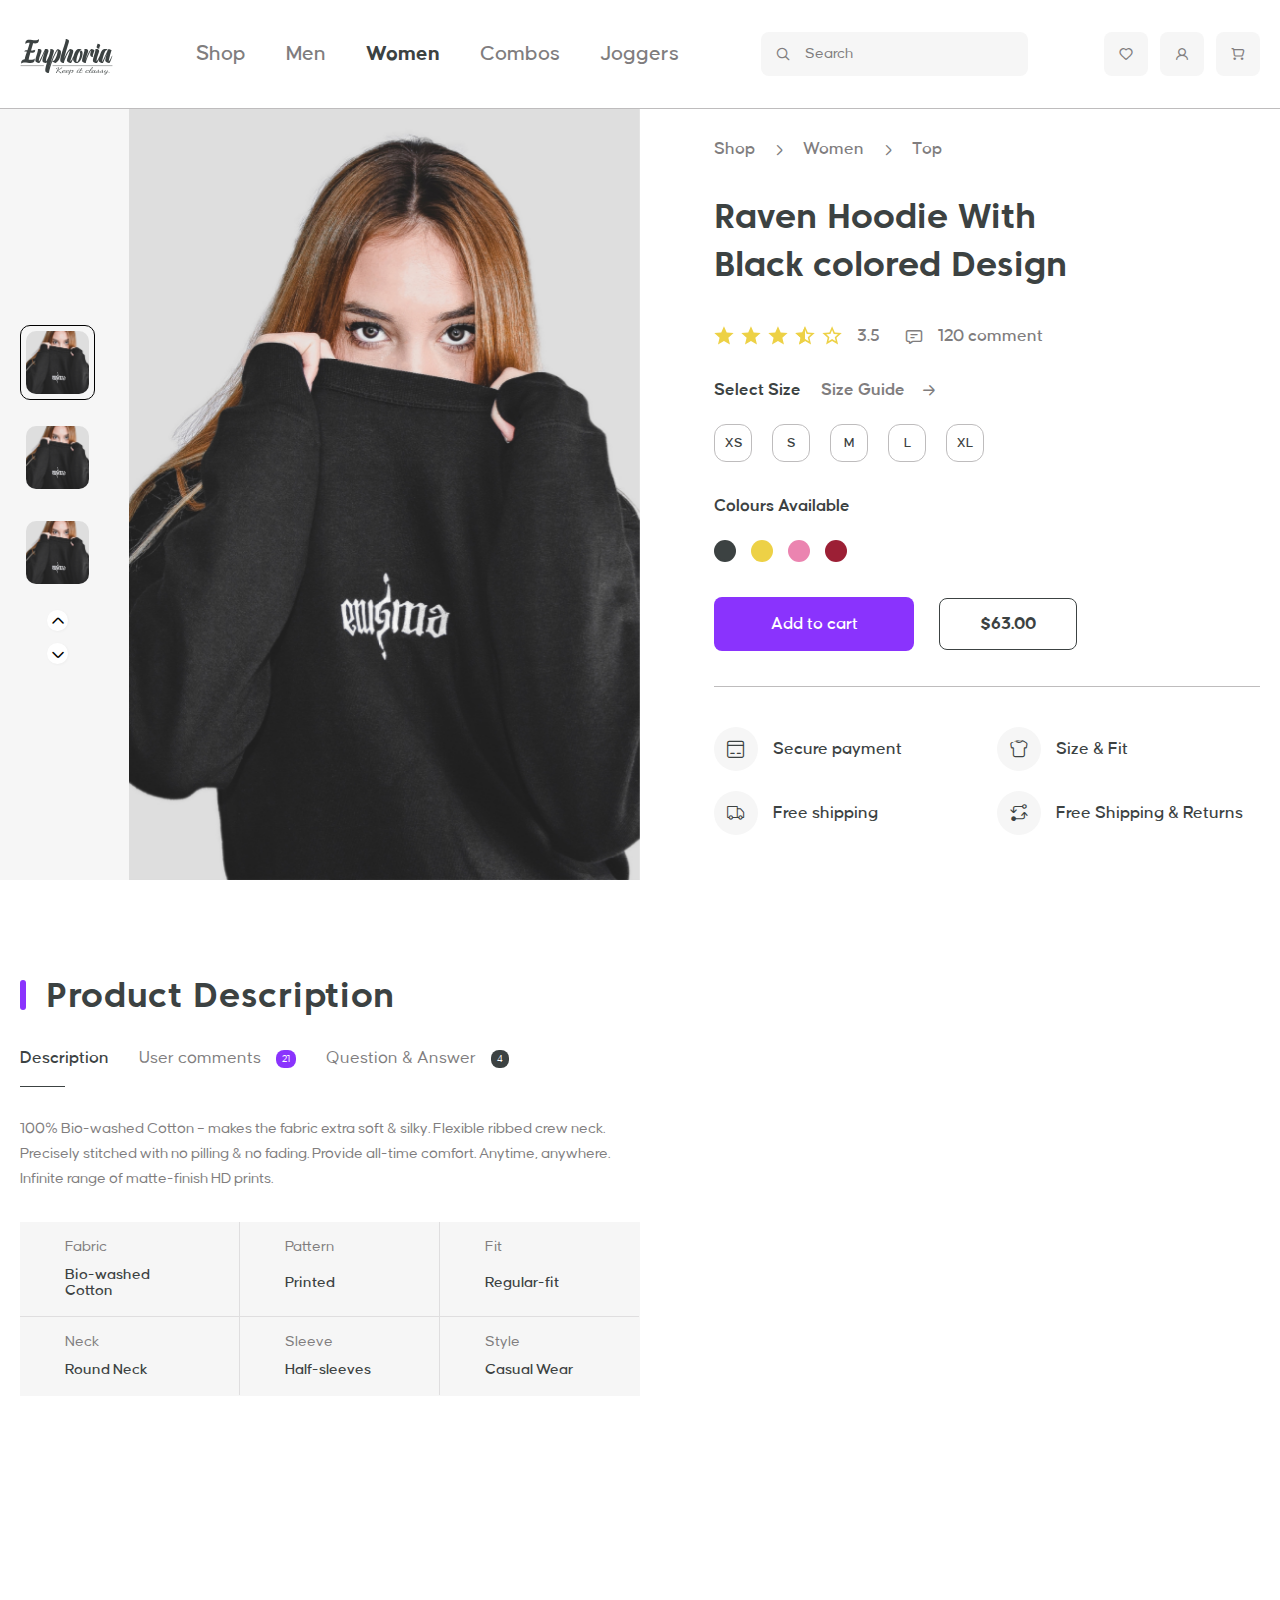
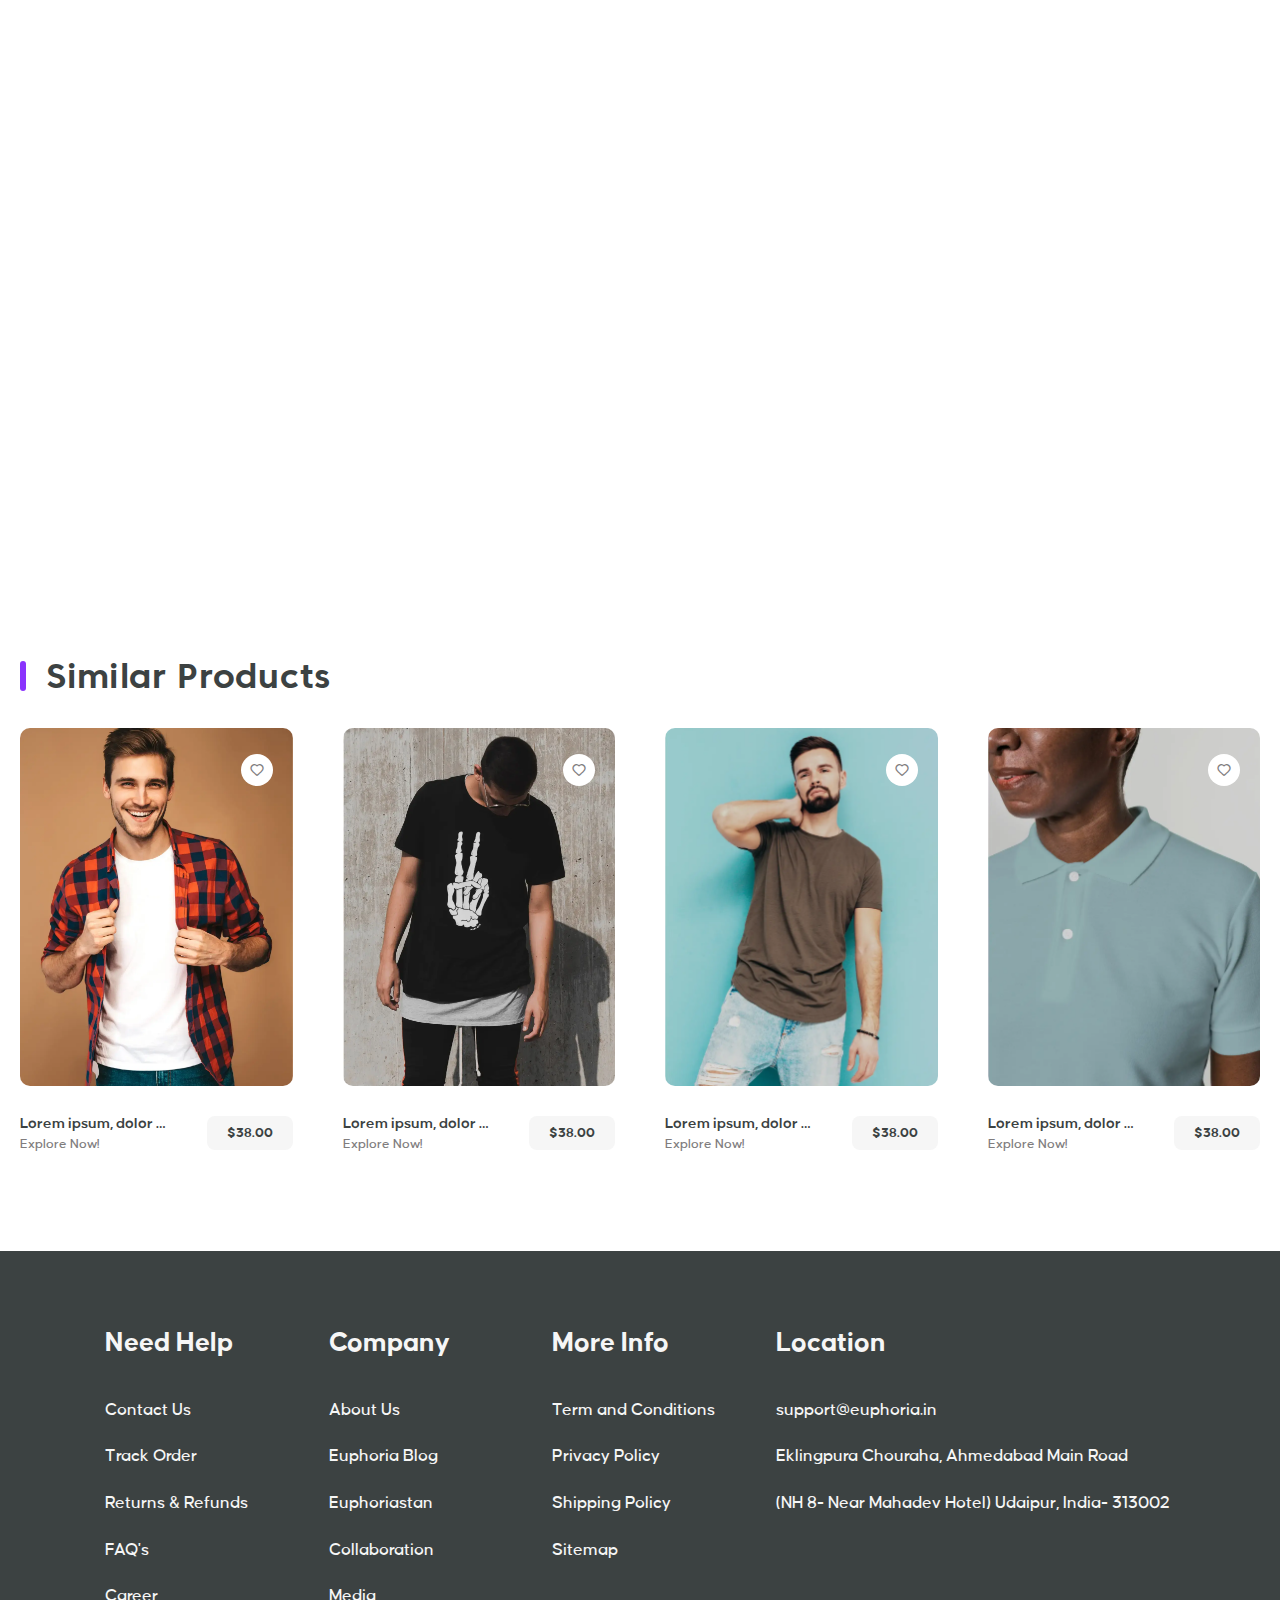
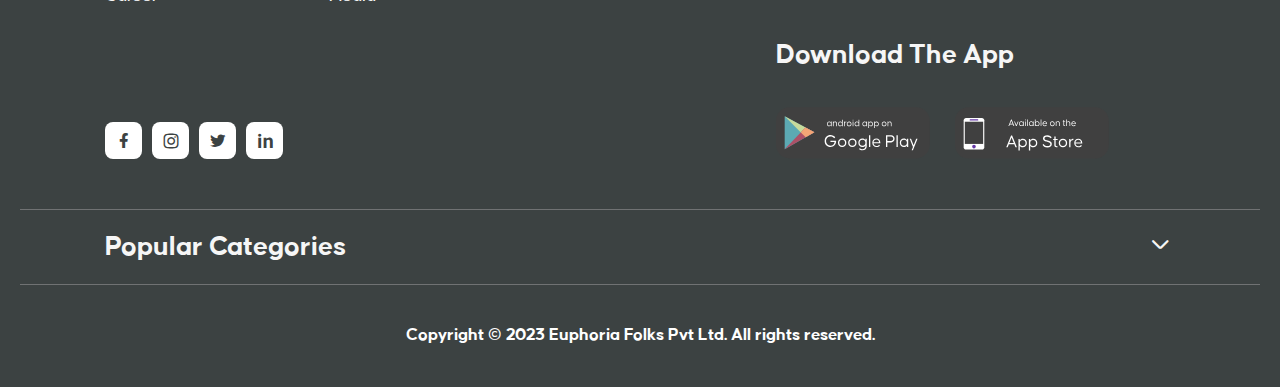
<file: product.html>
<!DOCTYPE html>
<html lang="en">

<head>
   <meta charset="UTF-8">
   <meta name="viewport" content="width=device-width, initial-scale=1.0">
   <link rel="stylesheet" href="https://cdn.jsdelivr.net/npm/swiper@11/swiper-bundle.min.css" />
   <link rel="stylesheet" href="css/style.css">
   <title>Product</title>
</head>

<body>
   <div class="wrapper">
      <header class="header">
         <div class="header__container">
            <img class="header__logo" src="img/logo.svg" alt="Image">
            <div class="header__menu menu">
               <nav class="menu__body">
                  <ul class="menu__list">
                     <li class="menu__item">
                        <a href="#" class="menu__link">Shop</a>
                     </li>
                     <li class="menu__item">
                        <a href="#" class="menu__link">Men</a>
                     </li>
                     <li class="menu__item">
                        <a href="#" class="menu__link menu__link--active">Women</a>
                     </li>
                     <li class="menu__item">
                        <a href="#" class="menu__link">Combos</a>
                     </li>
                     <li class="menu__item">
                        <a href="#" class="menu__link">Joggers</a>
                     </li>
                  </ul>
               </nav>
            </div>
            <form action="#" class="header__search search-form">
               <input class="search-form__input" placeholder="Search" type="text">
               <button class="search-form__button _icon-search"></button>
            </form>
            <div class="header__action action-header">
               <a href="#" class="action-header__item _icon-heart"></a>
               <a href="#" class="action-header__item _icon-user"></a>
               <a href="#" class="action-header__item _icon-shopping-cart"></a>
            </div>
            <button class="action-header__icon icon-menu"><span></span></button>
         </div>
      </header>
      <main class="page">
         <div class="page__product product">
            <section class="product__main main-product">
               <div class="main-product__container">
                  <form action="#" class="main-product__body">
                     <ul class="main-product__breadcrumbs breadcrumbs">
                        <li class="breadcrumbs__item _icon-ch-right">
                           <a href="#" class="breadcrumbs__link">Shop</a>
                        </li>
                        <li class="breadcrumbs__item _icon-ch-right">
                           <a href="#" class="breadcrumbs__link">Women</a>
                        </li>
                        <li class="breadcrumbs__item">
                           <span class="breadcrumbs__current">Top</span>
                        </li>
                     </ul>
                     <h1 class="main-product__title">Raven Hoodie With <br> Black colored Design</h1>
                     <div class="main-product__rating-comments">
                        <!-- Rating -->
                        <div data-rating="3.5" class="rating">
                           <div class="rating__items">
                              <label class="rating__item">
                                 <input class="rating__input" type="radio" name="rating" value="1">
                              </label>
                              <label class="rating__item">
                                 <input class="rating__input" type="radio" name="rating" value="2">
                              </label>
                              <label class="rating__item">
                                 <input class="rating__input" type="radio" name="rating" value="3">
                              </label>
                              <label class="rating__item">
                                 <input class="rating__input" type="radio" name="rating" value="4">
                              </label>
                              <label class="rating__item">
                                 <input class="rating__input" type="radio" name="rating" value="5">
                              </label>
                           </div>
                           <div class="rating__value">3.5</div>
                        </div>
                        <a href="#" class="main-product__comments _icon-message">120 comment</a>
                     </div>
                     <div class="main-product__sizes sizes-product">
                        <div class="sizes-product__header">
                           <h5 class="sizes-product__title">Select Size</h5>
                           <a href="#" class="sizes-product__guide _icon-a-right">Size Guide</a>
                        </div>
                        <div class="sizes-product__items">
                           <label class="sizes-product__item">
                              XS
                              <input type="radio" value="xs" name="product-size" class="sizes-product__input">
                           </label>
                           <label class="sizes-product__item">
                              S
                              <input type="radio" value="s" name="product-size" class="sizes-product__input">
                           </label>
                           <label class="sizes-product__item">
                              M
                              <input type="radio" value="m" name="product-size" class="sizes-product__input">
                           </label>
                           <label class="sizes-product__item">
                              L
                              <input type="radio" value="l" name="product-size" class="sizes-product__input">
                           </label>
                           <label class="sizes-product__item">
                              XL
                              <input type="radio" value="xl" name="product-size" class="sizes-product__input">
                           </label>
                        </div>
                     </div>
                     <div class="main-product__colors colors-product">
                        <h5 class="colors-product__title">Colours Available</h5>
                        <div class="colors-product__items">
                           <label style="--color:#3C4242" class="colors-product__item">
                              <input type="radio" value="#3C4242" name="product-color" class="colors-product__input">
                           </label>
                           <label style="--color:#EDD146" class="colors-product__item">
                              <input type="radio" value="#EDD146" name="product-color" class="colors-product__input">
                           </label>
                           <label style="--color:#EB84B0" class="colors-product__item">
                              <input type="radio" value="#EB84B0" name="product-color" class="colors-product__input">
                           </label>
                           <label style="--color:#9C1F35" class="colors-product__item">
                              <input type="radio" value="#9C1F35" name="product-color" class="colors-product__input">
                           </label>
                        </div>
                     </div>
                     <div class="main-product__footer">
                        <button type="submit" class="main-product__button button">
                           Add to cart
                        </button>
                        <div class="main-product__price">$63.00</div>
                     </div>
                     <div class="main-product__info info-product">
                        <div class="info-product__item _icon-credit-card">Secure payment</div>
                        <div class="info-product__item _icon-size-fit">Size & Fit</div>
                        <div class="info-product__item _icon-truck">Free shipping</div>
                        <div class="info-product__item _icon-free-shiping">Free Shipping & Returns</div>
                     </div>
                  </form>
                  <div class="main-product__images">
                     <div class="main-product__slider swiper">
                        <div class="main-product__wrapper swiper-wrapper">
                           <div class="main-product__slide swiper-slide">
                              <img src="img/product/slider/01.jpeg" alt="Image" class="main-product__image">
                           </div>
                           <div class="main-product__slide swiper-slide">
                              <img src="img/product/slider/01.jpeg" alt="Image" class="main-product__image">
                           </div>
                           <div class="main-product__slide swiper-slide">
                              <img src="img/product/slider/01.jpeg" alt="Image" class="main-product__image">
                           </div>
                           <div class="main-product__slide swiper-slide">
                              <img src="img/product/slider/01.jpeg" alt="Image" class="main-product__image">
                           </div>
                        </div>
                     </div>
                  </div>
               </div>
            </section>
            <section class="product__description description">
               <div class="description__container">
                  <h2 class="description__title title">Product Description</h2>
                  <div class="description__body">
                     <div data-tabs class="description__tabs tabs">
                        <ul class="tabs__navigation">
                           <li data-tabs-button class="tabs__item active">
                              <button class="tabs__button">Description</button>
                           </li>
                           <li data-tabs-button class="tabs__item">
                              <button class="tabs__button">
                                 User comments
                                 <span class="tabs__comments-info">21</span>
                              </button>
                           </li>
                           <li data-tabs-button class="tabs__item">
                              <button class="tabs__button">
                                 Question & Answer
                                 <span class="tabs__faq-info">4</span>
                              </button>
                           </li>
                        </ul>
                        <div class="tabs__body">
                           <div data-tabs-element class="tabs__element">
                              <div class="product-description">
                                 <div class="product-description__text">
                                    <p>
                                       100% Bio-washed Cotton – makes the fabric extra soft & silky. Flexible ribbed
                                       crew
                                       neck. Precisely stitched with no
                                       pilling & no fading. Provide all-time comfort. Anytime, anywhere. Infinite range
                                       of
                                       matte-finish HD prints.
                                    </p>
                                 </div>
                                 <div class="product-description__table">
                                    <div class="product-description__item">
                                       <div class="product-description__label">Fabric</div>
                                       <div class="product-description__value">Bio-washed Cotton</div>
                                    </div>
                                    <div class="product-description__item">
                                       <div class="product-description__label">Pattern</div>
                                       <div class="product-description__value">Printed</div>
                                    </div>
                                    <div class="product-description__item">
                                       <div class="product-description__label">Fit</div>
                                       <div class="product-description__value">Regular-fit</div>
                                    </div>
                                    <div class="product-description__item">
                                       <div class="product-description__label">Neck</div>
                                       <div class="product-description__value">Round Neck</div>
                                    </div>
                                    <div class="product-description__item">
                                       <div class="product-description__label">Sleeve</div>
                                       <div class="product-description__value">Half-sleeves</div>
                                    </div>
                                    <div class="product-description__item">
                                       <div class="product-description__label">Style</div>
                                       <div class="product-description__value">Casual Wear</div>
                                    </div>
                                 </div>
                              </div>
                           </div>
                           <div data-tabs-element hidden class="tabs__element">
                              2
                           </div>
                           <div data-tabs-element hidden class="tabs__element">
                              3
                           </div>
                        </div>
                     </div>
                     <iframe class="description__video"
                        src="https://www.youtube.com/embed/px7apIdHBc4?si=BnUJbzqvRo1n0441" title="YouTube video player"
                        frameborder="0"
                        allow="accelerometer; autoplay; clipboard-write; encrypted-media; gyroscope; picture-in-picture; web-share"
                        allowfullscreen></iframe>
                  </div>
               </div>
            </section>
            <section class="product__products products">
               <div class="products__container">
                  <h2 class="products__title title">Similar Products</h2>
                  <div class="products__items">
                     <article class="item-product">
                        <a href="#" class="item-product__favourite _icon-heart"></a>
                        <a href="#" class="item-product__picture-link">
                           <img class="item-product__image" src="img/modules/for-men/man-01.webp" alt="Image">
                        </a>
                        <div class="item-product__body">
                           <h4 class="item-product__title">
                              <a href="#" class="item-product__link-title">Lorem ipsum, dolor sit amet consectetur
                                 adipisicing
                                 elit. Nobis, rem.</a>
                           </h4>
                           <div class="item-product__label">Explore Now!</div>
                           <div class="item-product__price">$38.00</div>
                        </div>
                     </article>
                     <article class="item-product">
                        <a href="#" class="item-product__favourite _icon-heart"></a>
                        <a href="#" class="item-product__picture-link">
                           <img class="item-product__image" src="img/modules/for-men/man-02.webp" alt="Image">
                        </a>
                        <div class="item-product__body">
                           <h4 class="item-product__title">
                              <a href="#" class="item-product__link-title">Lorem ipsum, dolor sit amet consectetur
                                 adipisicing
                                 elit. Nobis, rem.</a>
                           </h4>
                           <div class="item-product__label">Explore Now!</div>
                           <div class="item-product__price">$38.00</div>
                        </div>
                     </article>
                     <article class="item-product">
                        <a href="#" class="item-product__favourite _icon-heart"></a>
                        <a href="#" class="item-product__picture-link">
                           <img class="item-product__image" src="img/modules/for-men/man-03.webp" alt="Image">
                        </a>
                        <div class="item-product__body">
                           <h4 class="item-product__title">
                              <a href="#" class="item-product__link-title">Lorem ipsum, dolor sit amet consectetur
                                 adipisicing
                                 elit. Nobis, rem.</a>
                           </h4>
                           <div class="item-product__label">Explore Now!</div>
                           <div class="item-product__price">$38.00</div>
                        </div>
                     </article>
                     <article class="item-product">
                        <a href="#" class="item-product__favourite _icon-heart"></a>
                        <a href="#" class="item-product__picture-link">
                           <img class="item-product__image" src="img/modules/for-men/man-04.webp" alt="Image">
                        </a>
                        <div class="item-product__body">
                           <h4 class="item-product__title">
                              <a href="#" class="item-product__link-title">Lorem ipsum, dolor sit amet consectetur
                                 adipisicing
                                 elit. Nobis, rem.</a>
                           </h4>
                           <div class="item-product__label">Explore Now!</div>
                           <div class="item-product__price">$38.00</div>
                        </div>
                     </article>
                  </div>
               </div>
            </section>
         </div>
      </main>
      <footer class="footer">
         <div class="footer__container">
            <div class="footer__menu menu-footer">
               <div class="menu-footer__block">
                  <h5 class="menu-footer__title">Need Help</h5>
                  <ul class="menu-footer__list">
                     <li class="menu-footer__item">
                        <a href="#" class="menu-footer__link">Contact Us</a>
                     </li>
                     <li class="menu-footer__item">
                        <a href="#" class="menu-footer__link">Track Order</a>
                     </li>
                     <li class="menu-footer__item">
                        <a href="#" class="menu-footer__link">Returns & Refunds</a>
                     </li>
                     <li class="menu-footer__item">
                        <a href="#" class="menu-footer__link">FAQ's</a>
                     </li>
                     <li class="menu-footer__item">
                        <a href="#" class="menu-footer__link">Career</a>
                     </li>
                  </ul>
               </div>
               <div class="menu-footer__block">
                  <h5 class="menu-footer__title">Company</h5>
                  <ul class="menu-footer__list">
                     <li class="menu-footer__item">
                        <a href="#" class="menu-footer__link">About Us</a>
                     </li>
                     <li class="menu-footer__item">
                        <a href="#" class="menu-footer__link">Euphoria Blog</a>
                     </li>
                     <li class="menu-footer__item">
                        <a href="#" class="menu-footer__link">Euphoriastan</a>
                     </li>
                     <li class="menu-footer__item">
                        <a href="#" class="menu-footer__link">Collaboration</a>
                     </li>
                     <li class="menu-footer__item">
                        <a href="#" class="menu-footer__link">Media</a>
                     </li>
                  </ul>
               </div>
               <div class="menu-footer__block">
                  <h5 class="menu-footer__title">More Info</h5>
                  <ul class="menu-footer__list">
                     <li class="menu-footer__item">
                        <a href="#" class="menu-footer__link">Term and Conditions</a>
                     </li>
                     <li class="menu-footer__item">
                        <a href="#" class="menu-footer__link">Privacy Policy</a>
                     </li>
                     <li class="menu-footer__item">
                        <a href="#" class="menu-footer__link">Shipping Policy</a>
                     </li>
                     <li class="menu-footer__item">
                        <a href="#" class="menu-footer__link">Sitemap</a>
                     </li>
                  </ul>
               </div>
               <div class="menu-footer__block">
                  <h5 class="menu-footer__title">Location</h5>
                  <ul class="menu-footer__list">
                     <li class="menu-footer__item">
                        <a href="mailto:support@euphoria.in" class="menu-footer__link">support@euphoria.in</a>
                     </li>
                     <li class="menu-footer__item">
                        Eklingpura Chouraha, Ahmedabad Main Road
                     </li>
                     <li class="menu-footer__item">
                        (NH 8- Near Mahadev Hotel) Udaipur, India- 313002
                     </li>
                  </ul>
               </div>
            </div>
            <div class="footer__body">
               <div class="footer__social social-footer">
                  <ul class="social-footer__list">
                     <li class="social-footer__item">
                        <a target="_blank" href="#" class="social-footer__link _icon-s-facebook"></a>
                     </li>
                     <li class="social-footer__item">
                        <a target="_blank" href="#" class="social-footer__link _icon-s-instagram"></a>
                     </li>
                     <li class="social-footer__item">
                        <a target="_blank" href="#" class="social-footer__link _icon-s-twitter"></a>
                     </li>
                     <li class="social-footer__item">
                        <a target="_blank" href="#" class="social-footer__link _icon-s-linkedin"></a>
                     </li>
                  </ul>
               </div>
               <div class="footer__download download-apps">
                  <h5 class="download-apps__title">Download The App</h5>
                  <div class="download-apps__items">
                     <a href="#" class="download-apps__item" target="_blank">
                        <img src="img/icons/google-play.svg" alt="Google Play">
                     </a>
                     <a href="#" class="download-apps__item" target="_blank">
                        <img src="img/icons/app-store.svg" alt="App Store">
                     </a>
                  </div>
               </div>
            </div>
            <div class="footer__categories popular-categories">
               <h5 data-spoller class="popular-categories__title">
                  <button class="popular-categories__button-title _icon-ch-down">Popular Categories</button>
               </h5>
               <div class="popular-categories__body">
                  <ul class="popular-categories__list">
                     <li class="popular-categories__item">
                        <a href="#" class="popular-categories__link">Men</a>
                     </li>
                     <li class="popular-categories__item">
                        <a href="#" class="popular-categories__link">Women</a>
                     </li>
                  </ul>
               </div>
            </div>
            <div class="footer__copy">
               Copyright © 2023 Euphoria Folks Pvt Ltd. All rights reserved.
            </div>
         </div>
      </footer>
   </div>

   <!-- Підключення слайдеру Swiper -->
   <script src="https://cdn.jsdelivr.net/npm/swiper@11/swiper-bundle.min.js"></script>
   <!-- Підключення JS-файлу з кодом -->
   <script src="js/script.js"></script>
</body>

</html>
</file>
<file: css/style.css>
@font-face {
  font-family: "Causten";
  src: url("../fonts/Causten-Light.woff2") format("woff2"), url("../fonts/Causten-Light.woff") format("woff");
  font-weight: 300;
  font-style: normal;
  font-display: swap;
}
@font-face {
  font-family: "Causten";
  src: url("../fonts/Causten-Regular.woff2") format("woff2"), url("../fonts/Causten-Regular.woff") format("woff");
  font-weight: 400;
  font-style: normal;
  font-display: swap;
}
@font-face {
  font-family: "Causten";
  src: url("../fonts/Causten-Medium.woff2") format("woff2"), url("../fonts/Causten-Medium.woff") format("woff");
  font-weight: 500;
  font-style: normal;
  font-display: swap;
}
@font-face {
  font-family: "Causten";
  src: url("../fonts/Causten-Semi-Bold.woff2") format("woff2"), url("../fonts/Causten-Semi-Bold.woff") format("woff");
  font-weight: 600;
  font-style: normal;
  font-display: swap;
}
@font-face {
  font-family: "Causten";
  src: url("../fonts/Causten-Bold.woff2") format("woff2"), url("../fonts/Causten-Bold.woff") format("woff");
  font-weight: 700;
  font-style: normal;
  font-display: swap;
}
@font-face {
  font-family: "CoreSans";
  src: url("../fonts/CoreSansC-45Regular.woff2") format("woff2"), url("../fonts/CoreSansC-45Regular.woff") format("woff");
  font-weight: 400;
  font-style: normal;
  font-display: swap;
}
@font-face {
  font-family: "CoreSans";
  src: url("../fonts/CoreSansC-55Medium.woff2") format("woff2"), url("../fonts/CoreSansC-55Medium.woff") format("woff");
  font-weight: 500;
  font-style: normal;
  font-display: swap;
}
@font-face {
  font-family: "CoreSans";
  src: url("../fonts/CoreSansC-65Bold.woff2") format("woff2"), url("../fonts/CoreSansC-65Bold.woff") format("woff");
  font-weight: 700;
  font-style: normal;
  font-display: swap;
}
@font-face {
  font-family: "CoreSans";
  src: url("../fonts/CoreSansC-75ExtraBold.woff2") format("woff2"), url("../fonts/CoreSansC-75ExtraBold.woff") format("woff");
  font-weight: 800;
  font-style: normal;
  font-display: swap;
}
@font-face {
  font-family: "CoreSans";
  src: url("../fonts/CoreSansC-85Heavy.woff2") format("woff2"), url("../fonts/CoreSansC-85Heavy.woff") format("woff");
  font-weight: 900;
  font-style: normal;
  font-display: swap;
}
@font-face {
  font-family: "icons";
  src: url("../fonts/icons.woff2") format("woff2"), url("../fonts/icons.woff") format("woff");
  font-weight: normal;
  font-style: normal;
  font-display: swap;
}
.main-product__title, .table-best-price th, .description-catalog__body h3, .top-brands__title, .shop-now__title, .item-sale__title, .deals__content, .slide-hero__body, .title {
  font-family: "CoreSans";
}

[class*=" _icon-"]::before {
  display: inline-block;
  /* use !important to prevent issues with browser extensions that change fonts */
  font-family: "icons";
  font-style: normal;
  font-weight: normal;
  font-variant: normal;
  line-height: 1;
  /* Better Font Rendering =========== */
  -webkit-font-smoothing: antialiased;
  -moz-osx-font-smoothing: grayscale;
}

._icon-star-active:before {
  content: "\e914";
}

._icon-star:before {
  content: "\e91e";
}

._icon-lock:before {
  content: "\e91f";
}

._icon-a-down:before {
  content: "\e900";
}

._icon-a-left:before {
  content: "\e901";
}

._icon-a-right:before {
  content: "\e902";
}

._icon-a-top:before {
  content: "\e903";
}

._icon-bags:before {
  content: "\e904";
}

._icon-ch-down:before {
  content: "\e905";
}

._icon-ch-left:before {
  content: "\e906";
}

._icon-ch-right:before {
  content: "\e907";
}

._icon-ch-up:before {
  content: "\e908";
}

._icon-checkbox:before {
  content: "\e909";
}

._icon-close:before {
  content: "\e90a";
}

._icon-credit-card:before {
  content: "\e90b";
}

._icon-delete:before {
  content: "\e90c";
}

._icon-exit:before {
  content: "\e90d";
}

._icon-eye-border:before {
  content: "\e90e";
}

._icon-eye-hide:before {
  content: "\e90f";
}

._icon-eye:before {
  content: "\e910";
}

._icon-filtter:before {
  content: "\e911";
}

._icon-free-shiping:before {
  content: "\e912";
}

._icon-heart:before {
  content: "\e913";
}

._icon-message:before {
  content: "\e915";
}

._icon-play:before {
  content: "\e916";
}

._icon-s-facebook:before {
  content: "\e917";
}

._icon-s-instagram:before {
  content: "\e918";
}

._icon-s-linkedin:before {
  content: "\e919";
}

._icon-s-twitter:before {
  content: "\e91a";
}

._icon-search:before {
  content: "\e91b";
}

._icon-shopping-cart:before {
  content: "\e91c";
}

._icon-size-fit:before {
  content: "\e91d";
}

._icon-truck:before {
  content: "\e920";
}

._icon-user:before {
  content: "\e921";
}

*,
*::before,
*::after {
  padding: 0;
  margin: 0;
  border: 0;
  -webkit-box-sizing: border-box;
          box-sizing: border-box;
}

*::before,
*::after {
  display: inline-block;
}

a {
  text-decoration: none;
  color: inherit;
  display: inline-block;
}

li {
  list-style: none;
}

img {
  vertical-align: top;
}

h1,
h2,
h3,
h4,
h5,
h6 {
  font-weight: inherit;
  font-size: inherit;
}

html,
body {
  line-height: 1;
  height: 100%;
}

/* FORM */
input,
button,
textarea {
  font-family: inherit;
  font-size: inherit;
  line-height: inherit;
  color: inherit;
  background-color: transparent;
}

input,
textarea {
  width: 100%;
}

button,
select,
option {
  cursor: pointer;
}

input[type=text],
input[type=email],
input[type=tel],
textarea {
  -webkit-appearance: none;
     -moz-appearance: none;
          appearance: none;
}

.title {
  font-weight: 600;
  color: #3c4242;
  line-height: 1.1;
  letter-spacing: 0.0425rem;
  display: -webkit-box;
  display: -ms-flexbox;
  display: flex;
  -webkit-box-align: start;
      -ms-flex-align: start;
          align-items: flex-start;
  gap: 0.5882352941em;
}
@media (min-width: 79.375em) {
  .title {
    font-size: 2.125rem;
  }
}
@media (min-width: 20em) and (max-width: 79.375em) {
  @supports (font-size: clamp( 1.5rem , 1.2894736842rem  +  1.0526315789vw , 2.125rem )) {
    .title {
      font-size: clamp( 1.5rem , 1.2894736842rem  +  1.0526315789vw , 2.125rem );
    }
  }
  @supports not (font-size: clamp( 1.5rem , 1.2894736842rem  +  1.0526315789vw , 2.125rem )) {
    .title {
      font-size: calc(1.5rem + 0.625 * (100vw - 20rem) / 59.375);
    }
  }
}
@media (max-width: 20em) {
  .title {
    font-size: 1.5rem;
  }
}
.title::before {
  content: "";
  -webkit-box-flex: 0;
      -ms-flex: 0 0 0.375rem;
          flex: 0 0 0.375rem;
  width: 0.375rem;
  height: 0.8823529412em;
  border-radius: 0.625rem;
  background-color: #8a33fd;
}
@media (min-width: 79.375em) {
  .title--margin:not(:last-child) {
    margin-bottom: 4.375rem;
  }
}
@media (min-width: 20em) and (max-width: 79.375em) {
  @supports (margin-bottom: clamp( 1.25rem , 0.1973684211rem  +  5.2631578947vw , 4.375rem )) {
    .title--margin:not(:last-child) {
      margin-bottom: clamp( 1.25rem , 0.1973684211rem  +  5.2631578947vw , 4.375rem );
    }
  }
  @supports not (margin-bottom: clamp( 1.25rem , 0.1973684211rem  +  5.2631578947vw , 4.375rem )) {
    .title--margin:not(:last-child) {
      margin-bottom: calc(1.25rem + 3.125 * (100vw - 20rem) / 59.375);
    }
  }
}
@media (max-width: 20em) {
  .title--margin:not(:last-child) {
    margin-bottom: 1.25rem;
  }
}

.item-product {
  position: relative;
  display: grid;
  gap: 1.875rem;
}
.item-product--category {
  gap: 1.5625rem;
}
.item-product__picture-link {
  display: block;
}
.item-product__image {
  aspect-ratio: 282/370;
  width: 100%;
  height: 100%;
  -o-object-fit: cover;
     object-fit: cover;
  border-radius: 0.625rem;
}
.item-product--category .item-product__image {
  aspect-ratio: 270/393;
}
.item-product__body {
  display: grid;
  grid-template: auto auto/1fr auto;
  row-gap: 0.3125rem;
  -webkit-column-gap: 2.1875rem;
     -moz-column-gap: 2.1875rem;
          column-gap: 2.1875rem;
}
.item-product__title {
  font-weight: 600;
  color: #3c4242;
  min-width: 0;
}
.item-product--category .item-product__title {
  font-size: 1.0625rem;
  font-weight: 700;
}
.item-product__link-title {
  text-overflow: ellipsis;
  white-space: nowrap;
  overflow: hidden;
  display: block;
}
@media (any-hover: hover) {
  .item-product__link-title:hover {
    text-decoration: underline;
  }
}
.item-product__label {
  grid-row: 2/3;
  font-size: 0.875rem;
  font-weight: 500;
  color: #807d7e;
}
.item-product__link, .item-product__price {
  grid-column: 2/3;
  grid-row: span 2;
}
.item-product__link {
  display: -webkit-box;
  display: -ms-flexbox;
  display: flex;
  -webkit-box-align: center;
      -ms-flex-align: center;
          align-items: center;
  font-size: 1.5rem;
  -webkit-transition: color 0.3s;
  transition: color 0.3s;
}
@media (any-hover: hover) {
  .item-product__link:hover {
    color: #3c4242;
  }
}
.item-product__price {
  -ms-flex-item-align: center;
      align-self: center;
  border-radius: 0.5rem;
  background-color: #f6f6f6;
  padding: 0.625rem 1.25rem;
  font-size: 0.875rem;
  font-weight: 700;
  color: #3c4242;
}
.item-product__favourite {
  position: absolute;
  top: 1.625rem;
  right: 1.25rem;
  width: 2rem;
  height: 2rem;
  border-radius: 50%;
  background-color: #fff;
  display: -webkit-box;
  display: -ms-flexbox;
  display: flex;
  -webkit-box-align: center;
      -ms-flex-align: center;
          align-items: center;
  -webkit-box-pack: center;
      -ms-flex-pack: center;
          justify-content: center;
}
.item-product__favourite--active {
  color: red;
}
.item-product__favourite::before {
  -webkit-transition: color 0.3s;
  transition: color 0.3s;
}
@media (any-hover: hover) {
  .item-product__favourite:hover {
    color: red;
  }
}

.button {
  font-family: "Causten";
  background-color: #8a33fd;
  padding: 1rem 1.25rem;
  font-size: 1.125rem;
  font-weight: 500;
  color: #fff;
  line-height: 1.2222222;
  text-align: center;
  border-radius: 0.5rem;
  -webkit-transition: all 0.3s;
  transition: all 0.3s;
}
@media (any-hover: hover) {
  .button:hover {
    background-color: #6620c1;
    -webkit-box-shadow: 0 0.1875rem 0.25rem 0 rgba(0, 0, 0, 0.1);
            box-shadow: 0 0.1875rem 0.25rem 0 rgba(0, 0, 0, 0.1);
  }
  .button:focus {
    background-color: #6620c1;
  }
}
.button:disabled {
  background-color: #eaeaea;
  color: #807d7e;
}
.button--border {
  color: #3c4242;
  background-color: transparent;
  border: 0.0625rem solid #bebcbd;
}
@media (any-hover: hover) {
  .button--border:hover {
    color: #8a33fd;
    background-color: #fff;
    -webkit-box-shadow: none;
            box-shadow: none;
  }
  .button--border:focus {
    color: #8a33fd;
    border: 0.0625rem solid #8a33fd;
  }
}
.button--white {
  background-color: #fff;
  color: #3c4242;
}
.button--white:hover {
  color: #fff;
  background-color: #8a33fd;
}
.button--white:focus {
  color: #fff;
  background-color: #8a33fd;
}

.rating {
  display: -webkit-inline-box;
  display: -ms-inline-flexbox;
  display: inline-flex;
  -webkit-box-align: center;
      -ms-flex-align: center;
          align-items: center;
  gap: 0.9375rem;
}
.rating__items {
  display: -webkit-inline-box;
  display: -ms-inline-flexbox;
  display: inline-flex;
  -webkit-box-align: start;
      -ms-flex-align: start;
          align-items: flex-start;
  gap: 0.4375rem;
  height: 1.25rem;
}
@media (any-hover: hover) {
  .rating--set .rating__items:hover .rating__item {
    background: url("../img/icons/star-active.svg") 0 0/1.25rem no-repeat;
  }
}
.rating__item {
  -webkit-box-flex: 0;
      -ms-flex: 0 0 1.25rem;
          flex: 0 0 1.25rem;
  width: 1.25rem;
  position: relative;
  background: url("../img/icons/star.svg") 0 0/1.25rem no-repeat;
}
.rating__item.active {
  background: url("../img/icons/star-active.svg") 0 0/1.25rem no-repeat;
}
.rating__item span {
  position: absolute;
  top: 0;
  left: 0;
  width: 0%;
  height: 1.25rem;
  background: url("../img/icons/star-active.svg") 0 0/1.25rem no-repeat;
}
.rating__item:not(:last-child)::after {
  content: "";
  position: absolute;
  top: 0;
  right: 0;
  width: 0.4375rem;
  height: 100%;
  -webkit-transform: translateX(100%);
      -ms-transform: translateX(100%);
          transform: translateX(100%);
}
@media (any-hover: hover) {
  .rating--set .rating__item:hover ~ .rating__item {
    background: url("../img/icons/star.svg") 0 0/1.25rem no-repeat;
  }
  .rating--set .rating__item:hover span {
    display: none;
  }
}
.rating__input {
  aspect-ratio: 1/1;
  width: 100%;
  opacity: 0;
}
.rating--set .rating__input {
  cursor: pointer;
}
.rating__value {
  font-weight: 500;
  font-size: 1.125rem;
}

.breadcrumbs {
  display: -webkit-box;
  display: -ms-flexbox;
  display: flex;
  gap: 0.9375rem;
  -ms-flex-wrap: wrap;
      flex-wrap: wrap;
  font-size: 1.125rem;
  line-height: 1.22;
  font-weight: 500;
}
.breadcrumbs__item {
  display: -webkit-box;
  display: -ms-flexbox;
  display: flex;
  -webkit-box-orient: horizontal;
  -webkit-box-direction: reverse;
      -ms-flex-direction: row-reverse;
          flex-direction: row-reverse;
  -webkit-box-align: center;
      -ms-flex-align: center;
          align-items: center;
  gap: 0.9375rem;
}
@media (any-hover: hover) {
  .breadcrumbs__link:hover {
    text-decoration: underline;
  }
}
.tabs__navigation {
  display: -webkit-box;
  display: -ms-flexbox;
  display: flex;
  -ms-flex-wrap: wrap;
      flex-wrap: wrap;
  -webkit-box-align: start;
      -ms-flex-align: start;
          align-items: flex-start;
  -webkit-column-gap: 1.875rem;
     -moz-column-gap: 1.875rem;
          column-gap: 1.875rem;
  row-gap: 0.9375rem;
}
.tabs__button {
  font-size: 1.125rem;
  display: -webkit-box;
  display: -ms-flexbox;
  display: flex;
  -webkit-box-align: center;
      -ms-flex-align: center;
          align-items: center;
  gap: 0.9375rem;
  line-height: 120%;
  position: relative;
  padding-bottom: 1.125rem;
  -webkit-transition: color 0.3s;
  transition: color 0.3s;
}
@media (any-hover: hover) {
  .tabs__button:hover {
    color: #3c4242;
  }
}
.active .tabs__button {
  font-weight: 500;
  color: #3c4242;
}
.active .tabs__button::before {
  content: "";
  position: absolute;
  left: 0;
  bottom: 0;
  width: 50%;
  height: 0.0625rem;
  background-color: #3c4242;
}
.tabs__comments-info, .tabs__faq-info {
  background-color: #8a33fd;
  border-radius: 0.5rem;
  font-size: 0.625rem;
  line-height: 1;
  color: #fff;
  padding: 0.25rem 0.375rem;
}
.tabs__faq-info {
  background-color: #3c4242;
}
.tabs__body {
  padding-top: 1.875rem;
}
.header {
  border-bottom: 0.0625rem solid #bebcbd;
  position: sticky;
  top: 0;
  left: 0;
  z-index: 50;
  width: 100%;
  background-color: #fff;
}
.header__container {
  padding: 0.625rem 0rem;
  display: -webkit-box;
  display: -ms-flexbox;
  display: flex;
  -webkit-box-pack: justify;
      -ms-flex-pack: justify;
          justify-content: space-between;
  -webkit-box-align: center;
      -ms-flex-align: center;
          align-items: center;
}
@media (min-width: 79.375em) {
  .header__container {
    min-height: 6.75rem;
  }
}
@media (min-width: 20em) and (max-width: 79.375em) {
  @supports (min-height: clamp( 4.0625rem , 3.1572368421rem  +  4.5263157895vw , 6.75rem )) {
    .header__container {
      min-height: clamp( 4.0625rem , 3.1572368421rem  +  4.5263157895vw , 6.75rem );
    }
  }
  @supports not (min-height: clamp( 4.0625rem , 3.1572368421rem  +  4.5263157895vw , 6.75rem )) {
    .header__container {
      min-height: calc(4.0625rem + 2.6875 * (100vw - 20rem) / 59.375);
    }
  }
}
@media (max-width: 20em) {
  .header__container {
    min-height: 4.0625rem;
  }
}
@media (min-width: 79.375em) {
  .header__container {
    -webkit-column-gap: 4.75rem;
       -moz-column-gap: 4.75rem;
            column-gap: 4.75rem;
  }
}
@media (min-width: 61.99875em) and (max-width: 79.375em) {
  @supports ((-moz-column-gap: clamp( 0.75rem , -13.5220667578rem  +  23.019926624vw , 4.75rem )) or (column-gap: clamp( 0.75rem , -13.5220667578rem  +  23.019926624vw , 4.75rem ))) {
    .header__container {
      -webkit-column-gap: clamp( 0.75rem , -13.5220667578rem  +  23.019926624vw , 4.75rem );
         -moz-column-gap: clamp( 0.75rem , -13.5220667578rem  +  23.019926624vw , 4.75rem );
              column-gap: clamp( 0.75rem , -13.5220667578rem  +  23.019926624vw , 4.75rem );
    }
  }
  @supports not ((-moz-column-gap: clamp( 0.75rem , -13.5220667578rem  +  23.019926624vw , 4.75rem )) or (column-gap: clamp( 0.75rem , -13.5220667578rem  +  23.019926624vw , 4.75rem ))) {
    .header__container {
      -webkit-column-gap: calc(0.75rem + 4 * (100vw - 61.99875rem) / 17.37625);
         -moz-column-gap: calc(0.75rem + 4 * (100vw - 61.99875rem) / 17.37625);
              column-gap: calc(0.75rem + 4 * (100vw - 61.99875rem) / 17.37625);
    }
  }
}
@media (max-width: 61.99875em) {
  .header__container {
    -webkit-column-gap: 0.75rem;
       -moz-column-gap: 0.75rem;
            column-gap: 0.75rem;
  }
}
.header__logo {
  position: relative;
  z-index: 4;
}
@media (max-width: 47.99875em) {
  .header__menu {
    position: fixed;
    width: 100%;
    height: 100%;
    top: 0;
    left: -100%;
    z-index: 2;
    overflow: auto;
    background-color: #fff;
    -webkit-transition: left 0.3s;
    transition: left 0.3s;
    padding: 0rem 0.9375rem 1.875rem 0.9375rem;
  }
}
@media (max-width: 47.99875em) and (min-width: 20em) and (max-width: 48em) {
  @supports (padding-top: clamp( 5.9375rem , 4.0178571429rem  +  9.5982142857vw , 8.625rem )) {
    .header__menu {
      padding-top: clamp( 5.9375rem , 4.0178571429rem  +  9.5982142857vw , 8.625rem );
    }
  }
  @supports not (padding-top: clamp( 5.9375rem , 4.0178571429rem  +  9.5982142857vw , 8.625rem )) {
    .header__menu {
      padding-top: calc(5.9375rem + 2.6875 * (100vw - 20rem) / 28);
    }
  }
}
@media (max-width: 47.99875em) and (max-width: 20em) {
  .header__menu {
    padding-top: 5.9375rem;
  }
}
@media (max-width: 47.99875em) {
  .header__menu::before {
    content: "";
    position: fixed;
    z-index: 3;
    top: 0;
    left: -100%;
    width: 100%;
    background-color: #fff;
    border-bottom: 0.0625rem solid #bebcbd;
    -webkit-transition: left 0.3s;
    transition: left 0.3s;
  }
}
@media (max-width: 47.99875em) and (min-width: 79.375em) {
  .header__menu::before {
    height: 6.8125rem;
  }
}
@media (max-width: 47.99875em) and (min-width: 20em) and (max-width: 79.375em) {
  @supports (height: clamp( 4.125rem , 3.2197368421rem  +  4.5263157895vw , 6.8125rem )) {
    .header__menu::before {
      height: clamp( 4.125rem , 3.2197368421rem  +  4.5263157895vw , 6.8125rem );
    }
  }
  @supports not (height: clamp( 4.125rem , 3.2197368421rem  +  4.5263157895vw , 6.8125rem )) {
    .header__menu::before {
      height: calc(4.125rem + 2.6875 * (100vw - 20rem) / 59.375);
    }
  }
}
@media (max-width: 47.99875em) and (max-width: 20em) {
  .header__menu::before {
    height: 4.125rem;
  }
}
@media (max-width: 47.99875em) {
  .menu-open .header__menu {
    left: 0;
  }
  .menu-open .header__menu::before {
    left: 0;
  }
}
@media (max-width: 33.75em) {
  .header__menu {
    padding-bottom: 6.5625rem;
  }
}
.header__search {
  position: relative;
  z-index: 4;
  -ms-flex-preferred-size: 21.532258%;
      flex-basis: 21.532258%;
}
@media (max-width: 47.99875em) {
  .header__search {
    -webkit-box-flex: 1;
        -ms-flex-positive: 1;
            flex-grow: 1;
  }
}
.header__action {
  position: relative;
  z-index: 4;
}
@media (max-width: 33.75em) {
  .header__action {
    position: fixed;
    left: 0;
    bottom: 0;
    width: 100%;
    padding: 0.9375rem;
    background-color: #fff;
    border-top: 0.0625rem solid #bebcbd;
  }
}

.menu {
  -webkit-box-flex: 1;
      -ms-flex-positive: 1;
          flex-grow: 1;
}
.menu__list {
  display: -webkit-box;
  display: -ms-flexbox;
  display: flex;
  -webkit-box-align: center;
      -ms-flex-align: center;
          align-items: center;
  -webkit-box-pack: center;
      -ms-flex-pack: center;
          justify-content: center;
  -ms-flex-wrap: wrap;
      flex-wrap: wrap;
  row-gap: 0.25rem;
}
@media (min-width: 79.375em) {
  .menu__list {
    -webkit-column-gap: 2.5rem;
       -moz-column-gap: 2.5rem;
            column-gap: 2.5rem;
  }
}
@media (min-width: 47.99875em) and (max-width: 79.375em) {
  @supports ((-moz-column-gap: clamp( 0.625rem , -2.2433369188rem  +  5.9758575356vw , 2.5rem )) or (column-gap: clamp( 0.625rem , -2.2433369188rem  +  5.9758575356vw , 2.5rem ))) {
    .menu__list {
      -webkit-column-gap: clamp( 0.625rem , -2.2433369188rem  +  5.9758575356vw , 2.5rem );
         -moz-column-gap: clamp( 0.625rem , -2.2433369188rem  +  5.9758575356vw , 2.5rem );
              column-gap: clamp( 0.625rem , -2.2433369188rem  +  5.9758575356vw , 2.5rem );
    }
  }
  @supports not ((-moz-column-gap: clamp( 0.625rem , -2.2433369188rem  +  5.9758575356vw , 2.5rem )) or (column-gap: clamp( 0.625rem , -2.2433369188rem  +  5.9758575356vw , 2.5rem ))) {
    .menu__list {
      -webkit-column-gap: calc(0.625rem + 1.875 * (100vw - 47.99875rem) / 31.37625);
         -moz-column-gap: calc(0.625rem + 1.875 * (100vw - 47.99875rem) / 31.37625);
              column-gap: calc(0.625rem + 1.875 * (100vw - 47.99875rem) / 31.37625);
    }
  }
}
@media (max-width: 47.99875em) {
  .menu__list {
    -webkit-column-gap: 0.625rem;
       -moz-column-gap: 0.625rem;
            column-gap: 0.625rem;
  }
}
@media (max-width: 47.99875em) {
  .menu__list {
    -webkit-box-orient: vertical;
    -webkit-box-direction: normal;
        -ms-flex-direction: column;
            flex-direction: column;
    row-gap: 1.25rem;
  }
}
.menu__link {
  font-size: 1.375rem;
  font-weight: 500;
  color: #807d7e;
  position: relative;
}
.menu__link--active {
  font-weight: 700;
  color: #3c4242;
}
.menu__link::before {
  content: "";
  height: 0.1875rem;
  background-color: #8a33fd;
  position: absolute;
  top: 100%;
  left: 50%;
  width: 0;
  border-radius: 0.125rem;
  margin-top: 0.125rem;
  -webkit-transition: all 0.3s;
  transition: all 0.3s;
}
@media (any-hover: hover) {
  .menu__link:hover::before {
    width: 100%;
    left: 0;
  }
}
@media (max-width: 47.99875em) {
  .menu__link {
    font-size: 1.75rem;
  }
}

.search-form {
  background-color: #f6f6f6;
  position: relative;
  padding-left: 2.75rem;
  border-radius: 0.5rem;
}
.search-form__input {
  height: 2.75rem;
  padding-right: 0.9375rem;
  color: #3c4242;
}
.search-form__input::-webkit-input-placeholder {
  color: #807d7e;
  -webkit-transition: opacity 0.3s;
  transition: opacity 0.3s;
}
.search-form__input::-moz-placeholder {
  color: #807d7e;
  -moz-transition: opacity 0.3s;
  transition: opacity 0.3s;
}
.search-form__input:-ms-input-placeholder {
  color: #807d7e;
  -ms-transition: opacity 0.3s;
  transition: opacity 0.3s;
}
.search-form__input::-ms-input-placeholder {
  color: #807d7e;
  -ms-transition: opacity 0.3s;
  transition: opacity 0.3s;
}
.search-form__input::placeholder {
  color: #807d7e;
  -webkit-transition: opacity 0.3s;
  transition: opacity 0.3s;
}
.search-form__input:focus::-webkit-input-placeholder {
  opacity: 0;
}
.search-form__input:focus::-moz-placeholder {
  opacity: 0;
}
.search-form__input:focus:-ms-input-placeholder {
  opacity: 0;
}
.search-form__input:focus::-ms-input-placeholder {
  opacity: 0;
}
.search-form__input:focus::placeholder {
  opacity: 0;
}
.search-form__button {
  position: absolute;
  top: 0;
  left: 0;
  width: 2.75rem;
  height: 2.75rem;
  display: -webkit-box;
  display: -ms-flexbox;
  display: flex;
  -webkit-box-pack: center;
      -ms-flex-pack: center;
          justify-content: center;
  -webkit-box-align: center;
      -ms-flex-align: center;
          align-items: center;
  -webkit-transition: color 0.3s;
  transition: color 0.3s;
}
@media (any-hover: hover) {
  .search-form__button:hover {
    color: #8a33fd;
  }
}

.action-header {
  display: grid;
  grid-auto-flow: column;
  grid-auto-columns: 1fr;
  gap: 0.75rem;
}
.action-header__item {
  width: 2.75rem;
  height: 2.75rem;
  border-radius: 0.5rem;
  background-color: #f6f6f6;
  display: -webkit-box;
  display: -ms-flexbox;
  display: flex;
  -webkit-box-align: center;
      -ms-flex-align: center;
          align-items: center;
  -webkit-box-pack: center;
      -ms-flex-pack: center;
          justify-content: center;
  -webkit-transition: all 0.3s;
  transition: all 0.3s;
}
@media (any-hover: hover) {
  .action-header__item:hover {
    background-color: #8a33fd;
    color: #fff;
  }
}
@media (max-width: 33.75em) {
  .action-header__item {
    width: auto;
  }
}

.icon-menu {
  display: none;
}
@media (max-width: 47.99875em) {
  .icon-menu {
    display: block;
    -webkit-box-flex: 0;
        -ms-flex: 0 0 30px;
            flex: 0 0 30px;
    width: 30px;
    height: 18px;
    position: relative;
    z-index: 2;
  }
  .icon-menu span, .icon-menu::before, .icon-menu::after {
    content: "";
    position: absolute;
    left: 0;
    width: 100%;
    height: 2px;
    background-color: #3c4242;
    -webkit-transition: all 0.4s;
    transition: all 0.4s;
  }
  .icon-menu span {
    top: 50%;
    margin-top: -1px;
  }
  .menu-open .icon-menu span {
    -webkit-transform: scale(0);
        -ms-transform: scale(0);
            transform: scale(0);
  }
  .icon-menu::before {
    top: 0;
  }
  .menu-open .icon-menu::before {
    top: 50%;
    -webkit-transform: rotate(45deg);
        -ms-transform: rotate(45deg);
            transform: rotate(45deg);
    margin-top: -1px;
  }
  .icon-menu::after {
    bottom: 0;
  }
  .menu-open .icon-menu::after {
    bottom: 50%;
    -webkit-transform: rotate(-45deg);
        -ms-transform: rotate(-45deg);
            transform: rotate(-45deg);
    margin-bottom: -1px;
  }
}

.popular-categories__button-title, .download-apps__title, .menu-footer__title {
  font-size: 1.78125rem;
  font-weight: 700;
  line-height: 120%;
}

.popular-categories__item, .menu-footer__item {
  font-size: 1.125rem;
  font-weight: 500;
  line-height: 120%;
}

.footer {
  color: #f6f6f6;
  background-color: #3c4242;
}
@media (min-width: 79.375em) {
  .footer__menu {
    padding-top: 4.6875rem;
  }
}
@media (min-width: 20em) and (max-width: 79.375em) {
  @supports (padding-top: clamp( 1.875rem , 0.9276315789rem  +  4.7368421053vw , 4.6875rem )) {
    .footer__menu {
      padding-top: clamp( 1.875rem , 0.9276315789rem  +  4.7368421053vw , 4.6875rem );
    }
  }
  @supports not (padding-top: clamp( 1.875rem , 0.9276315789rem  +  4.7368421053vw , 4.6875rem )) {
    .footer__menu {
      padding-top: calc(1.875rem + 2.8125 * (100vw - 20rem) / 59.375);
    }
  }
}
@media (max-width: 20em) {
  .footer__menu {
    padding-top: 1.875rem;
  }
}
@media (min-width: 79.375em) {
  .footer__menu {
    padding-left: 5.3125rem;
  }
}
@media (min-width: 48em) and (max-width: 79.375em) {
  @supports (padding-left: clamp( 0.0000000625rem , -8.1274898817rem  +  16.9322707171vw , 5.3125rem )) {
    .footer__menu {
      padding-left: clamp( 0.0000000625rem , -8.1274898817rem  +  16.9322707171vw , 5.3125rem );
    }
  }
  @supports not (padding-left: clamp( 0.0000000625rem , -8.1274898817rem  +  16.9322707171vw , 5.3125rem )) {
    .footer__menu {
      padding-left: calc(0.0000000625rem + 5.3124999375 * (100vw - 48rem) / 31.375);
    }
  }
}
@media (max-width: 48em) {
  .footer__menu {
    padding-left: 0.0000000625rem;
  }
}
@media (min-width: 79.375em) {
  .footer__menu {
    padding-right: 5.3125rem;
  }
}
@media (min-width: 48em) and (max-width: 79.375em) {
  @supports (padding-right: clamp( 0.0000000625rem , -8.1274898817rem  +  16.9322707171vw , 5.3125rem )) {
    .footer__menu {
      padding-right: clamp( 0.0000000625rem , -8.1274898817rem  +  16.9322707171vw , 5.3125rem );
    }
  }
  @supports not (padding-right: clamp( 0.0000000625rem , -8.1274898817rem  +  16.9322707171vw , 5.3125rem )) {
    .footer__menu {
      padding-right: calc(0.0000000625rem + 5.3124999375 * (100vw - 48rem) / 31.375);
    }
  }
}
@media (max-width: 48em) {
  .footer__menu {
    padding-right: 0.0000000625rem;
  }
}
@media (min-width: 79.375em) {
  .footer__menu:not(:last-child) {
    margin-bottom: 1.875rem;
  }
}
@media (min-width: 20em) and (max-width: 79.375em) {
  @supports (margin-bottom: clamp( 1.5625rem , 1.4572368421rem  +  0.5263157895vw , 1.875rem )) {
    .footer__menu:not(:last-child) {
      margin-bottom: clamp( 1.5625rem , 1.4572368421rem  +  0.5263157895vw , 1.875rem );
    }
  }
  @supports not (margin-bottom: clamp( 1.5625rem , 1.4572368421rem  +  0.5263157895vw , 1.875rem )) {
    .footer__menu:not(:last-child) {
      margin-bottom: calc(1.5625rem + 0.3125 * (100vw - 20rem) / 59.375);
    }
  }
}
@media (max-width: 20em) {
  .footer__menu:not(:last-child) {
    margin-bottom: 1.5625rem;
  }
}
.footer__body {
  display: -webkit-box;
  display: -ms-flexbox;
  display: flex;
  -webkit-box-align: end;
      -ms-flex-align: end;
          align-items: flex-end;
  gap: 1.5625rem;
}
@media (min-width: 79.375em) {
  .footer__body {
    padding-left: 5.3125rem;
  }
}
@media (min-width: 48em) and (max-width: 79.375em) {
  @supports (padding-left: clamp( 0.0000000625rem , -8.1274898817rem  +  16.9322707171vw , 5.3125rem )) {
    .footer__body {
      padding-left: clamp( 0.0000000625rem , -8.1274898817rem  +  16.9322707171vw , 5.3125rem );
    }
  }
  @supports not (padding-left: clamp( 0.0000000625rem , -8.1274898817rem  +  16.9322707171vw , 5.3125rem )) {
    .footer__body {
      padding-left: calc(0.0000000625rem + 5.3124999375 * (100vw - 48rem) / 31.375);
    }
  }
}
@media (max-width: 48em) {
  .footer__body {
    padding-left: 0.0000000625rem;
  }
}
@media (min-width: 79.375em) {
  .footer__body {
    padding-right: 5.3125rem;
  }
}
@media (min-width: 48em) and (max-width: 79.375em) {
  @supports (padding-right: clamp( 0.0000000625rem , -8.1274898817rem  +  16.9322707171vw , 5.3125rem )) {
    .footer__body {
      padding-right: clamp( 0.0000000625rem , -8.1274898817rem  +  16.9322707171vw , 5.3125rem );
    }
  }
  @supports not (padding-right: clamp( 0.0000000625rem , -8.1274898817rem  +  16.9322707171vw , 5.3125rem )) {
    .footer__body {
      padding-right: calc(0.0000000625rem + 5.3124999375 * (100vw - 48rem) / 31.375);
    }
  }
}
@media (max-width: 48em) {
  .footer__body {
    padding-right: 0.0000000625rem;
  }
}
@media (max-width: 47.5em) {
  .footer__body {
    -webkit-box-orient: vertical;
    -webkit-box-direction: reverse;
        -ms-flex-direction: column-reverse;
            flex-direction: column-reverse;
    -webkit-box-align: stretch;
        -ms-flex-align: stretch;
            align-items: stretch;
  }
}
@media (min-width: 79.375em) {
  .footer__body:not(:last-child) {
    margin-bottom: 3.125rem;
  }
}
@media (min-width: 20em) and (max-width: 79.375em) {
  @supports (margin-bottom: clamp( 1.5625rem , 1.0361842105rem  +  2.6315789474vw , 3.125rem )) {
    .footer__body:not(:last-child) {
      margin-bottom: clamp( 1.5625rem , 1.0361842105rem  +  2.6315789474vw , 3.125rem );
    }
  }
  @supports not (margin-bottom: clamp( 1.5625rem , 1.0361842105rem  +  2.6315789474vw , 3.125rem )) {
    .footer__body:not(:last-child) {
      margin-bottom: calc(1.5625rem + 1.5625 * (100vw - 20rem) / 59.375);
    }
  }
}
@media (max-width: 20em) {
  .footer__body:not(:last-child) {
    margin-bottom: 1.5625rem;
  }
}
.footer__social {
  -webkit-box-flex: 1;
      -ms-flex: 1 1 auto;
          flex: 1 1 auto;
}
.footer__download {
  -webkit-box-flex: 0;
      -ms-flex: 0 0 37.264151%;
          flex: 0 0 37.264151%;
}
@media (max-width: 47.5em) {
  .footer__download {
    -webkit-box-flex: 0;
        -ms-flex: 0 1 auto;
            flex: 0 1 auto;
  }
}
@media (min-width: 79.375em) {
  .footer__categories {
    padding-top: 1.25rem;
  }
}
@media (min-width: 20em) and (max-width: 79.375em) {
  @supports (padding-top: clamp( 0.9375rem , 0.8322368421rem  +  0.5263157895vw , 1.25rem )) {
    .footer__categories {
      padding-top: clamp( 0.9375rem , 0.8322368421rem  +  0.5263157895vw , 1.25rem );
    }
  }
  @supports not (padding-top: clamp( 0.9375rem , 0.8322368421rem  +  0.5263157895vw , 1.25rem )) {
    .footer__categories {
      padding-top: calc(0.9375rem + 0.3125 * (100vw - 20rem) / 59.375);
    }
  }
}
@media (max-width: 20em) {
  .footer__categories {
    padding-top: 0.9375rem;
  }
}
@media (min-width: 79.375em) {
  .footer__categories {
    padding-bottom: 1.25rem;
  }
}
@media (min-width: 20em) and (max-width: 79.375em) {
  @supports (padding-bottom: clamp( 0.9375rem , 0.8322368421rem  +  0.5263157895vw , 1.25rem )) {
    .footer__categories {
      padding-bottom: clamp( 0.9375rem , 0.8322368421rem  +  0.5263157895vw , 1.25rem );
    }
  }
  @supports not (padding-bottom: clamp( 0.9375rem , 0.8322368421rem  +  0.5263157895vw , 1.25rem )) {
    .footer__categories {
      padding-bottom: calc(0.9375rem + 0.3125 * (100vw - 20rem) / 59.375);
    }
  }
}
@media (max-width: 20em) {
  .footer__categories {
    padding-bottom: 0.9375rem;
  }
}
@media (min-width: 79.375em) {
  .footer__categories {
    padding-left: 5.3125rem;
  }
}
@media (min-width: 48em) and (max-width: 79.375em) {
  @supports (padding-left: clamp( 0.0000000625rem , -8.1274898817rem  +  16.9322707171vw , 5.3125rem )) {
    .footer__categories {
      padding-left: clamp( 0.0000000625rem , -8.1274898817rem  +  16.9322707171vw , 5.3125rem );
    }
  }
  @supports not (padding-left: clamp( 0.0000000625rem , -8.1274898817rem  +  16.9322707171vw , 5.3125rem )) {
    .footer__categories {
      padding-left: calc(0.0000000625rem + 5.3124999375 * (100vw - 48rem) / 31.375);
    }
  }
}
@media (max-width: 48em) {
  .footer__categories {
    padding-left: 0.0000000625rem;
  }
}
@media (min-width: 79.375em) {
  .footer__categories {
    padding-right: 5.3125rem;
  }
}
@media (min-width: 48em) and (max-width: 79.375em) {
  @supports (padding-right: clamp( 0.0000000625rem , -8.1274898817rem  +  16.9322707171vw , 5.3125rem )) {
    .footer__categories {
      padding-right: clamp( 0.0000000625rem , -8.1274898817rem  +  16.9322707171vw , 5.3125rem );
    }
  }
  @supports not (padding-right: clamp( 0.0000000625rem , -8.1274898817rem  +  16.9322707171vw , 5.3125rem )) {
    .footer__categories {
      padding-right: calc(0.0000000625rem + 5.3124999375 * (100vw - 48rem) / 31.375);
    }
  }
}
@media (max-width: 48em) {
  .footer__categories {
    padding-right: 0.0000000625rem;
  }
}
.footer__copy {
  color: #fff;
  font-size: 1.125rem;
  font-weight: 700;
  line-height: 120%;
  text-align: center;
}
@media (min-width: 79.375em) {
  .footer__copy {
    padding-top: 2.5rem;
  }
}
@media (min-width: 20em) and (max-width: 79.375em) {
  @supports (padding-top: clamp( 0.625rem , -0.0065789474rem  +  3.1578947368vw , 2.5rem )) {
    .footer__copy {
      padding-top: clamp( 0.625rem , -0.0065789474rem  +  3.1578947368vw , 2.5rem );
    }
  }
  @supports not (padding-top: clamp( 0.625rem , -0.0065789474rem  +  3.1578947368vw , 2.5rem )) {
    .footer__copy {
      padding-top: calc(0.625rem + 1.875 * (100vw - 20rem) / 59.375);
    }
  }
}
@media (max-width: 20em) {
  .footer__copy {
    padding-top: 0.625rem;
  }
}
@media (min-width: 79.375em) {
  .footer__copy {
    padding-bottom: 2.5rem;
  }
}
@media (min-width: 20em) and (max-width: 79.375em) {
  @supports (padding-bottom: clamp( 0.625rem , -0.0065789474rem  +  3.1578947368vw , 2.5rem )) {
    .footer__copy {
      padding-bottom: clamp( 0.625rem , -0.0065789474rem  +  3.1578947368vw , 2.5rem );
    }
  }
  @supports not (padding-bottom: clamp( 0.625rem , -0.0065789474rem  +  3.1578947368vw , 2.5rem )) {
    .footer__copy {
      padding-bottom: calc(0.625rem + 1.875 * (100vw - 20rem) / 59.375);
    }
  }
}
@media (max-width: 20em) {
  .footer__copy {
    padding-bottom: 0.625rem;
  }
}

.menu-footer {
  display: -webkit-box;
  display: -ms-flexbox;
  display: flex;
  -ms-flex-wrap: wrap;
      flex-wrap: wrap;
}
@media (min-width: 79.375em) {
  .menu-footer {
    row-gap: 1.875rem;
  }
}
@media (min-width: 20em) and (max-width: 79.375em) {
  @supports (row-gap: clamp( 0.9375rem , 0.6217105263rem  +  1.5789473684vw , 1.875rem )) {
    .menu-footer {
      row-gap: clamp( 0.9375rem , 0.6217105263rem  +  1.5789473684vw , 1.875rem );
    }
  }
  @supports not (row-gap: clamp( 0.9375rem , 0.6217105263rem  +  1.5789473684vw , 1.875rem )) {
    .menu-footer {
      row-gap: calc(0.9375rem + 0.9375 * (100vw - 20rem) / 59.375);
    }
  }
}
@media (max-width: 20em) {
  .menu-footer {
    row-gap: 0.9375rem;
  }
}
.menu-footer__block {
  -webkit-box-flex: 1;
      -ms-flex: 1 1 20.9%;
          flex: 1 1 20.9%;
  padding-right: 1.875rem;
}
@media (min-width: 47.5em) {
  .menu-footer__block:nth-child(4n), .menu-footer__block:last-child {
    -webkit-box-flex: 1;
        -ms-flex: 1 1 37.264151%;
            flex: 1 1 37.264151%;
    padding-right: 0rem;
  }
}
@media (max-width: 47.5em) {
  .menu-footer__block {
    -webkit-box-flex: 1;
        -ms-flex: 1 1 33.333%;
            flex: 1 1 33.333%;
  }
  .menu-footer__block:nth-child(3n), .menu-footer__block:last-child {
    padding-right: 0rem;
  }
}
@media (max-width: 27.5em) {
  .menu-footer__block {
    -webkit-box-flex: 1;
        -ms-flex: 1 1 50%;
            flex: 1 1 50%;
  }
  .menu-footer__block:nth-child(2n), .menu-footer__block:last-child {
    padding-right: 0rem;
  }
}
@media (max-width: 23.74875em) {
  .menu-footer__block {
    -webkit-box-flex: 1;
        -ms-flex: 1 1 100%;
            flex: 1 1 100%;
    padding-right: 0rem;
  }
  .menu-footer__block:nth-child(4n), .menu-footer__block:last-child {
    -webkit-box-flex: 1;
        -ms-flex: 1 1 100%;
            flex: 1 1 100%;
  }
}
@media (min-width: 79.375em) {
  .menu-footer__title:not(:last-child) {
    margin-bottom: 2.5rem;
  }
}
@media (min-width: 20em) and (max-width: 79.375em) {
  @supports (margin-bottom: clamp( 0.625rem , -0.0065789474rem  +  3.1578947368vw , 2.5rem )) {
    .menu-footer__title:not(:last-child) {
      margin-bottom: clamp( 0.625rem , -0.0065789474rem  +  3.1578947368vw , 2.5rem );
    }
  }
  @supports not (margin-bottom: clamp( 0.625rem , -0.0065789474rem  +  3.1578947368vw , 2.5rem )) {
    .menu-footer__title:not(:last-child) {
      margin-bottom: calc(0.625rem + 1.875 * (100vw - 20rem) / 59.375);
    }
  }
}
@media (max-width: 20em) {
  .menu-footer__title:not(:last-child) {
    margin-bottom: 0.625rem;
  }
}
@media (min-width: 79.375em) {
  .menu-footer__item:not(:last-child) {
    margin-bottom: 1.5625rem;
  }
}
@media (min-width: 20em) and (max-width: 79.375em) {
  @supports (margin-bottom: clamp( 0.3125rem , -0.1085526316rem  +  2.1052631579vw , 1.5625rem )) {
    .menu-footer__item:not(:last-child) {
      margin-bottom: clamp( 0.3125rem , -0.1085526316rem  +  2.1052631579vw , 1.5625rem );
    }
  }
  @supports not (margin-bottom: clamp( 0.3125rem , -0.1085526316rem  +  2.1052631579vw , 1.5625rem )) {
    .menu-footer__item:not(:last-child) {
      margin-bottom: calc(0.3125rem + 1.25 * (100vw - 20rem) / 59.375);
    }
  }
}
@media (max-width: 20em) {
  .menu-footer__item:not(:last-child) {
    margin-bottom: 0.3125rem;
  }
}
@media (any-hover: hover) {
  .menu-footer__link:hover {
    text-decoration: underline;
  }
}

.social-footer__list {
  display: -webkit-box;
  display: -ms-flexbox;
  display: flex;
  -ms-flex-wrap: wrap;
      flex-wrap: wrap;
  gap: 0.625rem;
}
@media (max-width: 25em) {
  .social-footer__list {
    -webkit-box-pack: justify;
        -ms-flex-pack: justify;
            justify-content: space-between;
  }
}
.social-footer__item {
  -webkit-box-flex: 0;
      -ms-flex: 0 0 2.3125rem;
          flex: 0 0 2.3125rem;
}
@media (max-width: 25em) {
  .social-footer__item {
    -webkit-box-flex: 1;
        -ms-flex: 1 1 auto;
            flex: 1 1 auto;
  }
}
.social-footer__link {
  height: 2.3125rem;
  background-color: #fff;
  color: #3c4242;
  border-radius: 0.5rem;
  display: -webkit-box;
  display: -ms-flexbox;
  display: flex;
  -webkit-box-pack: center;
      -ms-flex-pack: center;
          justify-content: center;
  -webkit-box-align: center;
      -ms-flex-align: center;
          align-items: center;
  -webkit-transition: all 0.3s;
  transition: all 0.3s;
}
@media (any-hover: hover) {
  .social-footer__link:hover {
    background-color: #515858;
    color: #f6f6f6;
  }
}

@media (min-width: 79.375em) {
  .download-apps__title:not(:last-child) {
    margin-bottom: 2.1875rem;
  }
}
@media (min-width: 20em) and (max-width: 79.375em) {
  @supports (margin-bottom: clamp( 0.625rem , 0.0986842105rem  +  2.6315789474vw , 2.1875rem )) {
    .download-apps__title:not(:last-child) {
      margin-bottom: clamp( 0.625rem , 0.0986842105rem  +  2.6315789474vw , 2.1875rem );
    }
  }
  @supports not (margin-bottom: clamp( 0.625rem , 0.0986842105rem  +  2.6315789474vw , 2.1875rem )) {
    .download-apps__title:not(:last-child) {
      margin-bottom: calc(0.625rem + 1.5625 * (100vw - 20rem) / 59.375);
    }
  }
}
@media (max-width: 20em) {
  .download-apps__title:not(:last-child) {
    margin-bottom: 0.625rem;
  }
}
.download-apps__items {
  display: -webkit-box;
  display: -ms-flexbox;
  display: flex;
  -webkit-column-gap: 1.5625rem;
     -moz-column-gap: 1.5625rem;
          column-gap: 1.5625rem;
  row-gap: 0.625rem;
  -ms-flex-wrap: wrap;
      flex-wrap: wrap;
}
.download-apps__item img {
  max-width: 100%;
}

.popular-categories {
  border-top: 0.0625rem solid rgba(190, 188, 189, 0.4);
  border-bottom: 0.0625rem solid rgba(190, 188, 189, 0.4);
}
.popular-categories__button-title {
  text-align: left;
  display: -webkit-box;
  display: -ms-flexbox;
  display: flex;
  -webkit-box-orient: horizontal;
  -webkit-box-direction: reverse;
      -ms-flex-direction: row-reverse;
          flex-direction: row-reverse;
  -webkit-box-pack: justify;
      -ms-flex-pack: justify;
          justify-content: space-between;
  gap: 1.25rem;
  width: 100%;
  -webkit-transition: color 0.3s;
  transition: color 0.3s;
}
.popular-categories__button-title::before {
  -webkit-transition: -webkit-transform 0.3s;
  transition: -webkit-transform 0.3s;
  transition: transform 0.3s;
  transition: transform 0.3s, -webkit-transform 0.3s;
}
.active .popular-categories__button-title::before {
  -webkit-transform: rotate(-180deg);
      -ms-transform: rotate(-180deg);
          transform: rotate(-180deg);
}
@media (any-hover: hover) {
  .popular-categories__button-title:hover {
    color: #666;
  }
}
@media (min-width: 79.375em) {
  .popular-categories__body {
    padding-top: 2.5rem;
  }
}
@media (min-width: 20em) and (max-width: 79.375em) {
  @supports (padding-top: clamp( 0.625rem , -0.0065789474rem  +  3.1578947368vw , 2.5rem )) {
    .popular-categories__body {
      padding-top: clamp( 0.625rem , -0.0065789474rem  +  3.1578947368vw , 2.5rem );
    }
  }
  @supports not (padding-top: clamp( 0.625rem , -0.0065789474rem  +  3.1578947368vw , 2.5rem )) {
    .popular-categories__body {
      padding-top: calc(0.625rem + 1.875 * (100vw - 20rem) / 59.375);
    }
  }
}
@media (max-width: 20em) {
  .popular-categories__body {
    padding-top: 0.625rem;
  }
}
@media (min-width: 79.375em) {
  .popular-categories__item:not(:last-child) {
    margin-bottom: 1.5625rem;
  }
}
@media (min-width: 20em) and (max-width: 79.375em) {
  @supports (margin-bottom: clamp( 0.3125rem , -0.1085526316rem  +  2.1052631579vw , 1.5625rem )) {
    .popular-categories__item:not(:last-child) {
      margin-bottom: clamp( 0.3125rem , -0.1085526316rem  +  2.1052631579vw , 1.5625rem );
    }
  }
  @supports not (margin-bottom: clamp( 0.3125rem , -0.1085526316rem  +  2.1052631579vw , 1.5625rem )) {
    .popular-categories__item:not(:last-child) {
      margin-bottom: calc(0.3125rem + 1.25 * (100vw - 20rem) / 59.375);
    }
  }
}
@media (max-width: 20em) {
  .popular-categories__item:not(:last-child) {
    margin-bottom: 0.3125rem;
  }
}
@media (any-hover: hover) {
  .popular-categories__link:hover {
    text-decoration: underline;
  }
}

.filter {
  border-right: 0.0625rem solid #bebcbd;
}
@media (max-width: 61.99875em) {
  .filter {
    border-left: 0.0625rem solid #bebcbd;
  }
}
.section-filter__body {
  padding: 2.1875rem 1.875rem;
  border-bottom: 0.0625rem solid #bebcbd;
}
.menu-filter__item:not(:last-child) {
  margin-bottom: 1.125rem;
}
.menu-filter__link, .style-filter__item {
  display: -webkit-box;
  display: -ms-flexbox;
  display: flex;
  -webkit-box-orient: horizontal;
  -webkit-box-direction: reverse;
      -ms-flex-direction: row-reverse;
          flex-direction: row-reverse;
  -webkit-box-pack: justify;
      -ms-flex-pack: justify;
          justify-content: space-between;
  gap: 0.625rem;
  color: #8a8989;
  font-weight: 600;
  line-height: 118.75%; /* 19/16 */
  -webkit-transition: color 0.3s;
  transition: color 0.3s;
}
.menu-filter__link.active, .active.style-filter__item {
  color: #8a33fd;
}
.menu-filter__link::before, .style-filter__item::before {
  font-size: 1.375rem;
}
@media (any-hover: hover) {
  .menu-filter__link:hover, .style-filter__item:hover {
    color: #3c4242;
  }
}

.price-filter__range:not(:last-child) {
  margin-bottom: 2rem;
}
.price-filter__inputs {
  display: -webkit-box;
  display: -ms-flexbox;
  display: flex;
  gap: 1.875rem;
}
.price-filter__input {
  height: 1.875rem;
  text-align: center;
  border-radius: 0.5rem;
  border: 0.0625rem solid #bebcbd;
  color: #3c4242;
  font-weight: 500;
}

.title-filter.active .title-filter__button:not(.title-filter__button--main)::before {
  -webkit-transform: rotate(-180deg);
      -ms-transform: rotate(-180deg);
          transform: rotate(-180deg);
}
.title-filter__button {
  border-bottom: 0.0625rem solid #bebcbd;
  padding: 1.25rem 1.875rem;
  width: 100%;
  display: -webkit-box;
  display: -ms-flexbox;
  display: flex;
  -webkit-box-orient: horizontal;
  -webkit-box-direction: reverse;
      -ms-flex-direction: row-reverse;
          flex-direction: row-reverse;
  -webkit-box-align: center;
      -ms-flex-align: center;
          align-items: center;
  -webkit-box-pack: justify;
      -ms-flex-pack: justify;
          justify-content: space-between;
  gap: 0.9375rem;
  font-size: 1.375rem;
  font-weight: 600;
  -webkit-transition: color 0.3s;
  transition: color 0.3s;
}
.title-filter__button::before {
  -webkit-transition: -webkit-transform 0.3s;
  transition: -webkit-transform 0.3s;
  transition: transform 0.3s;
  transition: transform 0.3s, -webkit-transform 0.3s;
}
@media (any-hover: hover) {
  .title-filter:hover {
    color: #3c4242;
  }
}

.colors-filter {
  display: grid;
  grid-template-columns: repeat(4, 1fr);
  gap: 1.125rem;
}
.colors-filter__item {
  display: grid;
  gap: 1.125rem;
  color: #8a8989;
  font-weight: 600;
  text-align: center;
  justify-items: center;
  -webkit-transition: all 0.3s;
  transition: all 0.3s;
  cursor: pointer;
}
.colors-filter__item::before {
  content: "";
  border-radius: 0.75rem;
  width: 2.3125rem;
  aspect-ratio: 1/1;
  background-color: var(--color);
  -webkit-transition: all 0.3s;
  transition: all 0.3s;
}
.colors-filter__item:has(input:focus-visible) {
  outline: 0.125rem solid #000;
  border-radius: 0.125rem;
}
.colors-filter__item:has(input:checked) {
  color: #000;
  -webkit-transform: scale(0.9);
      -ms-transform: scale(0.9);
          transform: scale(0.9);
}
@media (any-hover: hover) {
  .colors-filter__item:hover {
    text-decoration: underline;
  }
  .colors-filter__item:hover::before {
    -webkit-transform: scale(1.05);
        -ms-transform: scale(1.05);
            transform: scale(1.05);
  }
}
.colors-filter__input {
  position: absolute;
  width: 0;
  height: 0;
  opacity: 0;
}

.size-filter {
  display: grid;
  grid-template-columns: repeat(3, 1fr);
  gap: 1.25rem;
  text-align: center;
}
.size-filter__item {
  font-weight: 600;
  border-radius: 0.5rem;
  border: 0.0625rem solid #bebcbd;
  padding: 0.4375rem;
  cursor: pointer;
  color: #3c4242;
  font-size: 0.875rem;
  text-transform: uppercase;
  -webkit-transition: all 0.3s;
  transition: all 0.3s;
}
.size-filter__item:has(input:focus-visible) {
  outline: 0.125rem solid #000;
  border-radius: 0.125rem;
}
.size-filter__item:has(input:checked) {
  background-color: #000;
  color: #fff;
}
@media (any-hover: hover) {
  .size-filter__item:hover {
    background-color: #000;
    color: #fff;
  }
}
.size-filter__input {
  position: absolute;
  width: 0;
  height: 0;
  opacity: 0;
}

.style-filter__item {
  cursor: pointer;
}
.style-filter__item:not(:last-child) {
  margin-bottom: 1.125rem;
}
.style-filter__item:has(input:focus-visible) {
  outline: 0.125rem solid #000;
  border-radius: 0.125rem;
}
.style-filter__item:has(input:checked) {
  color: #8a33fd;
}
@media (any-hover: hover) {
  .style-filter__item:hover {
    color: #8a33fd;
  }
}
.style-filter__input {
  position: absolute;
  width: 0;
  height: 0;
  opacity: 0;
}

/* Functional styling;
 * These styles are required for noUiSlider to function.
 * You don't need to change these rules to apply your design.
 */
.noUi-target,
.noUi-target * {
  -webkit-touch-callout: none;
  -webkit-tap-highlight-color: rgba(0, 0, 0, 0);
  -webkit-user-select: none;
  -ms-touch-action: none;
  touch-action: none;
  -ms-user-select: none;
  -moz-user-select: none;
  user-select: none;
  -webkit-box-sizing: border-box;
          box-sizing: border-box;
}

.noUi-target {
  position: relative;
}

.noUi-base,
.noUi-connects {
  width: 100%;
  height: 100%;
  position: relative;
  z-index: 1;
}

/* Wrapper for all connect elements.
 */
.noUi-connects {
  overflow: hidden;
  z-index: 0;
}

.noUi-connect,
.noUi-origin {
  will-change: transform;
  position: absolute;
  z-index: 1;
  top: 0;
  right: 0;
  height: 100%;
  width: 100%;
  -ms-transform-origin: 0 0;
  -webkit-transform-origin: 0 0;
  -webkit-transform-style: preserve-3d;
  transform-origin: 0 0;
  -webkit-transform-style: flat;
          transform-style: flat;
}

/* Offset direction
 */
.noUi-txt-dir-rtl.noUi-horizontal .noUi-origin {
  left: 0;
  right: auto;
}

/* Give origins 0 height/width so they don't interfere with clicking the
 * connect elements.
 */
.noUi-vertical .noUi-origin {
  top: -100%;
  width: 0;
}

.noUi-horizontal .noUi-origin {
  height: 0;
}

.noUi-handle {
  -webkit-backface-visibility: hidden;
  backface-visibility: hidden;
  position: absolute;
}

.noUi-touch-area {
  height: 100%;
  width: 100%;
}

.noUi-state-tap .noUi-connect,
.noUi-state-tap .noUi-origin {
  -webkit-transition: transform 0.3s;
  -webkit-transition: -webkit-transform 0.3s;
  transition: -webkit-transform 0.3s;
  transition: transform 0.3s;
  transition: transform 0.3s, -webkit-transform 0.3s;
}

.noUi-state-drag * {
  cursor: inherit !important;
}

/* Slider size and handle placement;
 */
.noUi-horizontal {
  height: 0.1875rem;
}

.noUi-horizontal .noUi-handle {
  width: 1rem;
  height: 1rem;
  right: -0.5rem;
  top: -0.4375rem;
}

.noUi-vertical {
  width: 18px;
}

.noUi-vertical .noUi-handle {
  width: 28px;
  height: 34px;
  right: -6px;
  bottom: -17px;
}

.noUi-txt-dir-rtl.noUi-horizontal .noUi-handle {
  left: -17px;
  right: auto;
}

/* Styling;
 * Giving the connect element a border radius causes issues with using transform: scale
 */
.noUi-target {
  background-color: #807d7e;
  border-radius: 0.25rem;
}

.noUi-connects {
  border-radius: 0.25rem;
}

.noUi-connect {
  background-color: #8a33fd;
}

/* Handles and cursors;
 */
.noUi-draggable {
  cursor: ew-resize;
}

.noUi-vertical .noUi-draggable {
  cursor: ns-resize;
}

.noUi-handle {
  border-radius: 50%;
  background-color: #8a33fd;
  cursor: pointer;
}

/* Handle stripes;
 */
.noUi-vertical .noUi-handle:before,
.noUi-vertical .noUi-handle:after {
  width: 14px;
  height: 1px;
  left: 6px;
  top: 14px;
}

.noUi-vertical .noUi-handle:after {
  top: 17px;
}

/* Disabled state;
 */
[disabled] .noUi-connect {
  background: #b8b8b8;
}

[disabled].noUi-target,
[disabled].noUi-handle,
[disabled] .noUi-handle {
  cursor: not-allowed;
}

/* Base;
 *
 */
.noUi-pips,
.noUi-pips * {
  -webkit-box-sizing: border-box;
          box-sizing: border-box;
}

.noUi-pips {
  position: absolute;
  color: #999;
}

/* Values;
 *
 */
.noUi-value {
  position: absolute;
  white-space: nowrap;
  text-align: center;
}

.noUi-value-sub {
  color: #ccc;
  font-size: 10px;
}

/* Markings;
 *
 */
.noUi-marker {
  position: absolute;
  background: #ccc;
}

.noUi-marker-sub {
  background: #aaa;
}

.noUi-marker-large {
  background: #aaa;
}

/* Horizontal layout;
 *
 */
.noUi-pips-horizontal {
  padding: 10px 0;
  height: 80px;
  top: 100%;
  left: 0;
  width: 100%;
}

.noUi-value-horizontal {
  -webkit-transform: translate(-50%, 50%);
  -ms-transform: translate(-50%, 50%);
      transform: translate(-50%, 50%);
}

.noUi-rtl .noUi-value-horizontal {
  -webkit-transform: translate(50%, 50%);
  -ms-transform: translate(50%, 50%);
      transform: translate(50%, 50%);
}

.noUi-marker-horizontal.noUi-marker {
  margin-left: -1px;
  width: 2px;
  height: 5px;
}

.noUi-marker-horizontal.noUi-marker-sub {
  height: 10px;
}

.noUi-marker-horizontal.noUi-marker-large {
  height: 15px;
}

/* Vertical layout;
 *
 */
.noUi-pips-vertical {
  padding: 0 10px;
  height: 100%;
  top: 0;
  left: 100%;
}

.noUi-value-vertical {
  -webkit-transform: translate(0, -50%);
  -ms-transform: translate(0, -50%);
      transform: translate(0, -50%);
  padding-left: 25px;
}

.noUi-rtl .noUi-value-vertical {
  -webkit-transform: translate(0, 50%);
  -ms-transform: translate(0, 50%);
      transform: translate(0, 50%);
}

.noUi-marker-vertical.noUi-marker {
  width: 5px;
  height: 2px;
  margin-top: -1px;
}

.noUi-marker-vertical.noUi-marker-sub {
  width: 10px;
}

.noUi-marker-vertical.noUi-marker-large {
  width: 15px;
}

.noUi-tooltip {
  display: block;
  position: absolute;
  border: 1px solid #d9d9d9;
  border-radius: 3px;
  background: #fff;
  color: #000;
  padding: 5px;
  text-align: center;
  white-space: nowrap;
}

.noUi-horizontal .noUi-tooltip {
  -webkit-transform: translate(-50%, 0);
  -ms-transform: translate(-50%, 0);
      transform: translate(-50%, 0);
  left: 50%;
  bottom: 120%;
}

.noUi-vertical .noUi-tooltip {
  -webkit-transform: translate(0, -50%);
  -ms-transform: translate(0, -50%);
      transform: translate(0, -50%);
  top: 50%;
  right: 120%;
}

.noUi-horizontal .noUi-origin > .noUi-tooltip {
  -webkit-transform: translate(50%, 0);
  -ms-transform: translate(50%, 0);
      transform: translate(50%, 0);
  left: auto;
  bottom: 10px;
}

.noUi-vertical .noUi-origin > .noUi-tooltip {
  -webkit-transform: translate(0, -18px);
  -ms-transform: translate(0, -18px);
      transform: translate(0, -18px);
  top: auto;
  right: 28px;
}

body {
  font-family: "Causten";
  color: #807d7e;
}
body.menu-open {
  overflow: hidden;
  -ms-touch-action: none;
      touch-action: none;
  -ms-scroll-chaining: none;
      overscroll-behavior: none;
}

.wrapper {
  overflow: clip;
  display: -webkit-box;
  display: -ms-flexbox;
  display: flex;
  -webkit-box-orient: vertical;
  -webkit-box-direction: normal;
      -ms-flex-direction: column;
          flex-direction: column;
  min-height: 100%;
}
@media (max-width: 33.75em) {
  .wrapper {
    padding-bottom: 4.6875rem;
  }
}
.wrapper main {
  -webkit-box-flex: 1;
      -ms-flex-positive: 1;
          flex-grow: 1;
}

[class*=__container] {
  max-width: 79.375rem;
  margin: 0 auto;
  padding-left: 0.9375rem;
  padding-right: 0.9375rem;
}

@media (min-width: 79.375em) {
  .page__hero {
    margin-bottom: 8.125rem;
  }
}
@media (min-width: 20em) and (max-width: 79.375em) {
  @supports (margin-bottom: clamp( 2.5rem , 0.6052631579rem  +  9.4736842105vw , 8.125rem )) {
    .page__hero {
      margin-bottom: clamp( 2.5rem , 0.6052631579rem  +  9.4736842105vw , 8.125rem );
    }
  }
  @supports not (margin-bottom: clamp( 2.5rem , 0.6052631579rem  +  9.4736842105vw , 8.125rem )) {
    .page__hero {
      margin-bottom: calc(2.5rem + 5.625 * (100vw - 20rem) / 59.375);
    }
  }
}
@media (max-width: 20em) {
  .page__hero {
    margin-bottom: 2.5rem;
  }
}
@media (min-width: 79.375em) {
  .page__deals {
    margin-bottom: 6.25rem;
  }
}
@media (min-width: 20em) and (max-width: 79.375em) {
  @supports (margin-bottom: clamp( 2.5rem , 1.2368421053rem  +  6.3157894737vw , 6.25rem )) {
    .page__deals {
      margin-bottom: clamp( 2.5rem , 1.2368421053rem  +  6.3157894737vw , 6.25rem );
    }
  }
  @supports not (margin-bottom: clamp( 2.5rem , 1.2368421053rem  +  6.3157894737vw , 6.25rem )) {
    .page__deals {
      margin-bottom: calc(2.5rem + 3.75 * (100vw - 20rem) / 59.375);
    }
  }
}
@media (max-width: 20em) {
  .page__deals {
    margin-bottom: 2.5rem;
  }
}
@media (min-width: 79.375em) {
  .page__new {
    margin-bottom: 5.9375rem;
  }
}
@media (min-width: 20em) and (max-width: 79.375em) {
  @supports (margin-bottom: clamp( 2.5rem , 1.3421052632rem  +  5.7894736842vw , 5.9375rem )) {
    .page__new {
      margin-bottom: clamp( 2.5rem , 1.3421052632rem  +  5.7894736842vw , 5.9375rem );
    }
  }
  @supports not (margin-bottom: clamp( 2.5rem , 1.3421052632rem  +  5.7894736842vw , 5.9375rem )) {
    .page__new {
      margin-bottom: calc(2.5rem + 3.4375 * (100vw - 20rem) / 59.375);
    }
  }
}
@media (max-width: 20em) {
  .page__new {
    margin-bottom: 2.5rem;
  }
}
@media (min-width: 79.375em) {
  .page__sale {
    margin-bottom: 6.25rem;
  }
}
@media (min-width: 20em) and (max-width: 79.375em) {
  @supports (margin-bottom: clamp( 2.5rem , 1.2368421053rem  +  6.3157894737vw , 6.25rem )) {
    .page__sale {
      margin-bottom: clamp( 2.5rem , 1.2368421053rem  +  6.3157894737vw , 6.25rem );
    }
  }
  @supports not (margin-bottom: clamp( 2.5rem , 1.2368421053rem  +  6.3157894737vw , 6.25rem )) {
    .page__sale {
      margin-bottom: calc(2.5rem + 3.75 * (100vw - 20rem) / 59.375);
    }
  }
}
@media (max-width: 20em) {
  .page__sale {
    margin-bottom: 2.5rem;
  }
}
@media (min-width: 79.375em) {
  .page__shop-now {
    margin-bottom: 6.25rem;
  }
}
@media (min-width: 20em) and (max-width: 79.375em) {
  @supports (margin-bottom: clamp( 2.5rem , 1.2368421053rem  +  6.3157894737vw , 6.25rem )) {
    .page__shop-now {
      margin-bottom: clamp( 2.5rem , 1.2368421053rem  +  6.3157894737vw , 6.25rem );
    }
  }
  @supports not (margin-bottom: clamp( 2.5rem , 1.2368421053rem  +  6.3157894737vw , 6.25rem )) {
    .page__shop-now {
      margin-bottom: calc(2.5rem + 3.75 * (100vw - 20rem) / 59.375);
    }
  }
}
@media (max-width: 20em) {
  .page__shop-now {
    margin-bottom: 2.5rem;
  }
}
@media (min-width: 79.375em) {
  .page__top-brands {
    margin-bottom: 4.8125rem;
  }
}
@media (min-width: 20em) and (max-width: 79.375em) {
  @supports (margin-bottom: clamp( 2.5rem , 1.7210526316rem  +  3.8947368421vw , 4.8125rem )) {
    .page__top-brands {
      margin-bottom: clamp( 2.5rem , 1.7210526316rem  +  3.8947368421vw , 4.8125rem );
    }
  }
  @supports not (margin-bottom: clamp( 2.5rem , 1.7210526316rem  +  3.8947368421vw , 4.8125rem )) {
    .page__top-brands {
      margin-bottom: calc(2.5rem + 2.3125 * (100vw - 20rem) / 59.375);
    }
  }
}
@media (max-width: 20em) {
  .page__top-brands {
    margin-bottom: 2.5rem;
  }
}
@media (min-width: 79.375em) {
  .page__products {
    margin-bottom: 6.25rem;
  }
}
@media (min-width: 20em) and (max-width: 79.375em) {
  @supports (margin-bottom: clamp( 2.5rem , 1.2368421053rem  +  6.3157894737vw , 6.25rem )) {
    .page__products {
      margin-bottom: clamp( 2.5rem , 1.2368421053rem  +  6.3157894737vw , 6.25rem );
    }
  }
  @supports not (margin-bottom: clamp( 2.5rem , 1.2368421053rem  +  6.3157894737vw , 6.25rem )) {
    .page__products {
      margin-bottom: calc(2.5rem + 3.75 * (100vw - 20rem) / 59.375);
    }
  }
}
@media (max-width: 20em) {
  .page__products {
    margin-bottom: 2.5rem;
  }
}
@media (min-width: 79.375em) {
  .page__reviews {
    margin-bottom: 6.25rem;
  }
}
@media (min-width: 20em) and (max-width: 79.375em) {
  @supports (margin-bottom: clamp( 2.5rem , 1.2368421053rem  +  6.3157894737vw , 6.25rem )) {
    .page__reviews {
      margin-bottom: clamp( 2.5rem , 1.2368421053rem  +  6.3157894737vw , 6.25rem );
    }
  }
  @supports not (margin-bottom: clamp( 2.5rem , 1.2368421053rem  +  6.3157894737vw , 6.25rem )) {
    .page__reviews {
      margin-bottom: calc(2.5rem + 3.75 * (100vw - 20rem) / 59.375);
    }
  }
}
@media (max-width: 20em) {
  .page__reviews {
    margin-bottom: 2.5rem;
  }
}
.hero {
  position: relative;
}
.hero__pagination.swiper-pagination-bullets.swiper-pagination-horizontal {
  position: absolute;
  left: 0;
  z-index: 5;
  width: 100%;
  display: -webkit-box;
  display: -ms-flexbox;
  display: flex;
  -webkit-box-pack: center;
      -ms-flex-pack: center;
          justify-content: center;
  -webkit-box-align: center;
      -ms-flex-align: center;
          align-items: center;
  -ms-flex-wrap: wrap;
      flex-wrap: wrap;
  gap: 0.0625rem;
}
@media (min-width: 79.375em) {
  .hero__pagination.swiper-pagination-bullets.swiper-pagination-horizontal {
    bottom: 3.125rem;
  }
}
@media (min-width: 20em) and (max-width: 79.375em) {
  @supports (bottom: clamp( 2.5rem , 2.2894736842rem  +  1.0526315789vw , 3.125rem )) {
    .hero__pagination.swiper-pagination-bullets.swiper-pagination-horizontal {
      bottom: clamp( 2.5rem , 2.2894736842rem  +  1.0526315789vw , 3.125rem );
    }
  }
  @supports not (bottom: clamp( 2.5rem , 2.2894736842rem  +  1.0526315789vw , 3.125rem )) {
    .hero__pagination.swiper-pagination-bullets.swiper-pagination-horizontal {
      bottom: calc(2.5rem + 0.625 * (100vw - 20rem) / 59.375);
    }
  }
}
@media (max-width: 20em) {
  .hero__pagination.swiper-pagination-bullets.swiper-pagination-horizontal {
    bottom: 2.5rem;
  }
}
.hero__pagination.swiper-pagination-bullets.swiper-pagination-horizontal .swiper-pagination-bullet {
  -ms-flex-negative: 0;
      flex-shrink: 0;
  height: 0.625rem;
  background-color: #fff;
  opacity: 0.5;
  border-radius: 0;
  margin: 0;
  -webkit-transition: opacity 0.3s;
  transition: opacity 0.3s;
}
@media (min-width: 79.375em) {
  .hero__pagination.swiper-pagination-bullets.swiper-pagination-horizontal .swiper-pagination-bullet {
    -ms-flex-preferred-size: 3.9375rem;
        flex-basis: 3.9375rem;
  }
}
@media (min-width: 20em) and (max-width: 79.375em) {
  @supports (flex-basis: clamp( 1.875rem , 1.1802631579rem  +  3.4736842105vw , 3.9375rem )) {
    .hero__pagination.swiper-pagination-bullets.swiper-pagination-horizontal .swiper-pagination-bullet {
      -ms-flex-preferred-size: clamp( 1.875rem , 1.1802631579rem  +  3.4736842105vw , 3.9375rem );
          flex-basis: clamp( 1.875rem , 1.1802631579rem  +  3.4736842105vw , 3.9375rem );
    }
  }
  @supports not (flex-basis: clamp( 1.875rem , 1.1802631579rem  +  3.4736842105vw , 3.9375rem )) {
    .hero__pagination.swiper-pagination-bullets.swiper-pagination-horizontal .swiper-pagination-bullet {
      -ms-flex-preferred-size: calc(1.875rem + 2.0625 * (100vw - 20rem) / 59.375);
          flex-basis: calc(1.875rem + 2.0625 * (100vw - 20rem) / 59.375);
    }
  }
}
@media (max-width: 20em) {
  .hero__pagination.swiper-pagination-bullets.swiper-pagination-horizontal .swiper-pagination-bullet {
    -ms-flex-preferred-size: 1.875rem;
        flex-basis: 1.875rem;
  }
}
.hero__pagination.swiper-pagination-bullets.swiper-pagination-horizontal .swiper-pagination-bullet:first-child {
  border-radius: 0.3125rem 0 0 0.3125rem;
}
.hero__pagination.swiper-pagination-bullets.swiper-pagination-horizontal .swiper-pagination-bullet:last-child {
  border-radius: 0 0.3125rem 0.3125rem 0;
}
@media (any-hover: hover) {
  .hero__pagination.swiper-pagination-bullets.swiper-pagination-horizontal .swiper-pagination-bullet:hover {
    opacity: 0.8;
  }
}
.hero__pagination.swiper-pagination-bullets.swiper-pagination-horizontal .swiper-pagination-bullet-active {
  opacity: 1;
}
.hero__arrow {
  position: absolute;
  top: 50%;
  -webkit-transform: translate(0, -50%);
      -ms-transform: translate(0, -50%);
          transform: translate(0, -50%);
  z-index: 5;
  color: #fff;
  -webkit-transition: opacity 0.3s;
  transition: opacity 0.3s;
}
@media (min-width: 90em) {
  .hero__arrow {
    font-size: 3.375rem;
  }
}
@media (min-width: 20em) and (max-width: 90em) {
  @supports (font-size: clamp( 2.5rem , 2.25rem  +  1.25vw , 3.375rem )) {
    .hero__arrow {
      font-size: clamp( 2.5rem , 2.25rem  +  1.25vw , 3.375rem );
    }
  }
  @supports not (font-size: clamp( 2.5rem , 2.25rem  +  1.25vw , 3.375rem )) {
    .hero__arrow {
      font-size: calc(2.5rem + 0.875 * (100vw - 20rem) / 70);
    }
  }
}
@media (max-width: 20em) {
  .hero__arrow {
    font-size: 2.5rem;
  }
}
@media (min-width: 90em) {
  .hero__arrow--prev {
    left: 2.5rem;
  }
}
@media (min-width: 48em) and (max-width: 90em) {
  @supports (left: clamp( 0.625rem , -1.5178571429rem  +  4.4642857143vw , 2.5rem )) {
    .hero__arrow--prev {
      left: clamp( 0.625rem , -1.5178571429rem  +  4.4642857143vw , 2.5rem );
    }
  }
  @supports not (left: clamp( 0.625rem , -1.5178571429rem  +  4.4642857143vw , 2.5rem )) {
    .hero__arrow--prev {
      left: calc(0.625rem + 1.875 * (100vw - 48rem) / 42);
    }
  }
}
@media (max-width: 48em) {
  .hero__arrow--prev {
    left: 0.625rem;
  }
}
@media (min-width: 90em) {
  .hero__arrow--next {
    right: 2.5rem;
  }
}
@media (min-width: 48em) and (max-width: 90em) {
  @supports (right: clamp( 0.625rem , -1.5178571429rem  +  4.4642857143vw , 2.5rem )) {
    .hero__arrow--next {
      right: clamp( 0.625rem , -1.5178571429rem  +  4.4642857143vw , 2.5rem );
    }
  }
  @supports not (right: clamp( 0.625rem , -1.5178571429rem  +  4.4642857143vw , 2.5rem )) {
    .hero__arrow--next {
      right: calc(0.625rem + 1.875 * (100vw - 48rem) / 42);
    }
  }
}
@media (max-width: 48em) {
  .hero__arrow--next {
    right: 0.625rem;
  }
}
@media (max-width: 48em) {
  .hero__arrow {
    display: none;
  }
}
@media (any-hover: hover) {
  .hero__arrow:hover {
    opacity: 0.5;
  }
}

.slide-hero {
  position: relative;
}
.slide-hero__container {
  position: relative;
  z-index: 2;
}
.slide-hero__body {
  color: #fff;
  display: grid;
}
@media (min-width: 79.375em) {
  .slide-hero__body {
    padding-top: 8.125rem;
  }
}
@media (min-width: 20em) and (max-width: 79.375em) {
  @supports (padding-top: clamp( 3.75rem , 2.2763157895rem  +  7.3684210526vw , 8.125rem )) {
    .slide-hero__body {
      padding-top: clamp( 3.75rem , 2.2763157895rem  +  7.3684210526vw , 8.125rem );
    }
  }
  @supports not (padding-top: clamp( 3.75rem , 2.2763157895rem  +  7.3684210526vw , 8.125rem )) {
    .slide-hero__body {
      padding-top: calc(3.75rem + 4.375 * (100vw - 20rem) / 59.375);
    }
  }
}
@media (max-width: 20em) {
  .slide-hero__body {
    padding-top: 3.75rem;
  }
}
@media (min-width: 79.375em) {
  .slide-hero__body {
    padding-bottom: 8.125rem;
  }
}
@media (min-width: 20em) and (max-width: 79.375em) {
  @supports (padding-bottom: clamp( 6.25rem , 5.6184210526rem  +  3.1578947368vw , 8.125rem )) {
    .slide-hero__body {
      padding-bottom: clamp( 6.25rem , 5.6184210526rem  +  3.1578947368vw , 8.125rem );
    }
  }
  @supports not (padding-bottom: clamp( 6.25rem , 5.6184210526rem  +  3.1578947368vw , 8.125rem )) {
    .slide-hero__body {
      padding-bottom: calc(6.25rem + 1.875 * (100vw - 20rem) / 59.375);
    }
  }
}
@media (max-width: 20em) {
  .slide-hero__body {
    padding-bottom: 6.25rem;
  }
}
@media (min-width: 79.375em) {
  .slide-hero__body {
    margin-left: 5.3125rem;
  }
}
@media (min-width: 48em) and (max-width: 79.375em) {
  @supports (margin-left: clamp( 2.5rem , -1.8027888446rem  +  8.9641434263vw , 5.3125rem )) {
    .slide-hero__body {
      margin-left: clamp( 2.5rem , -1.8027888446rem  +  8.9641434263vw , 5.3125rem );
    }
  }
  @supports not (margin-left: clamp( 2.5rem , -1.8027888446rem  +  8.9641434263vw , 5.3125rem )) {
    .slide-hero__body {
      margin-left: calc(2.5rem + 2.8125 * (100vw - 48rem) / 31.375);
    }
  }
}
@media (min-width: 79.375em) {
  .slide-hero__body {
    margin-right: 5.3125rem;
  }
}
@media (min-width: 48em) and (max-width: 79.375em) {
  @supports (margin-right: clamp( 2.5rem , -1.8027888446rem  +  8.9641434263vw , 5.3125rem )) {
    .slide-hero__body {
      margin-right: clamp( 2.5rem , -1.8027888446rem  +  8.9641434263vw , 5.3125rem );
    }
  }
  @supports not (margin-right: clamp( 2.5rem , -1.8027888446rem  +  8.9641434263vw , 5.3125rem )) {
    .slide-hero__body {
      margin-right: calc(2.5rem + 2.8125 * (100vw - 48rem) / 31.375);
    }
  }
}
@media (min-width: 79.375em) {
  .slide-hero__body {
    gap: 2.5rem;
  }
}
@media (min-width: 20em) and (max-width: 79.375em) {
  @supports (gap: clamp( 0.9375rem , 0.4111842105rem  +  2.6315789474vw , 2.5rem )) {
    .slide-hero__body {
      gap: clamp( 0.9375rem , 0.4111842105rem  +  2.6315789474vw , 2.5rem );
    }
  }
  @supports not (gap: clamp( 0.9375rem , 0.4111842105rem  +  2.6315789474vw , 2.5rem )) {
    .slide-hero__body {
      gap: calc(0.9375rem + 1.5625 * (100vw - 20rem) / 59.375);
    }
  }
}
@media (max-width: 20em) {
  .slide-hero__body {
    gap: 0.9375rem;
  }
}
@media (min-width: 25em) {
  .slide-hero__body {
    justify-items: start;
  }
}
@media (max-width: 34.375em) {
  .slide-hero__body > * {
    position: relative;
    z-index: 2;
  }
  .slide-hero__body::after {
    content: "";
    position: absolute;
    width: 100%;
    height: 100%;
    top: 0;
    left: 0;
    background-color: #000;
    opacity: 0.5;
  }
}
.slide-hero__label {
  font-weight: 500;
  line-height: 120%;
}
@media (min-width: 79.375em) {
  .slide-hero__label {
    font-size: 2rem;
  }
}
@media (min-width: 20em) and (max-width: 79.375em) {
  @supports (font-size: clamp( 1.5rem , 1.3315789474rem  +  0.8421052632vw , 2rem )) {
    .slide-hero__label {
      font-size: clamp( 1.5rem , 1.3315789474rem  +  0.8421052632vw , 2rem );
    }
  }
  @supports not (font-size: clamp( 1.5rem , 1.3315789474rem  +  0.8421052632vw , 2rem )) {
    .slide-hero__label {
      font-size: calc(1.5rem + 0.5 * (100vw - 20rem) / 59.375);
    }
  }
}
@media (max-width: 20em) {
  .slide-hero__label {
    font-size: 1.5rem;
  }
}
.slide-hero__title {
  font-weight: 800;
  line-height: 120%;
}
@media (min-width: 79.375em) {
  .slide-hero__title {
    font-size: 4.875rem;
  }
}
@media (min-width: 20em) and (max-width: 79.375em) {
  @supports (font-size: clamp( 3rem , 2.3684210526rem  +  3.1578947368vw , 4.875rem )) {
    .slide-hero__title {
      font-size: clamp( 3rem , 2.3684210526rem  +  3.1578947368vw , 4.875rem );
    }
  }
  @supports not (font-size: clamp( 3rem , 2.3684210526rem  +  3.1578947368vw , 4.875rem )) {
    .slide-hero__title {
      font-size: calc(3rem + 1.875 * (100vw - 20rem) / 59.375);
    }
  }
}
@media (max-width: 20em) {
  .slide-hero__title {
    font-size: 3rem;
  }
}
.slide-hero__button {
  min-width: 15.625rem;
}
.slide-hero__image {
  position: absolute;
  top: 0;
  left: 0;
  width: 100%;
  height: 100%;
  -o-object-fit: cover;
     object-fit: cover;
}
.slide-hero__image--top {
  -o-object-position: top;
     object-position: top;
}
.slide-hero__image--left {
  -o-object-position: left;
     object-position: left;
}
.slide-hero__image--bottom {
  -o-object-position: bottom;
     object-position: bottom;
}
.slide-hero__image--right {
  -o-object-position: right;
     object-position: right;
}
.slide-hero__image--top-right {
  -o-object-position: 76% top;
     object-position: 76% top;
}

.deals__container {
  display: grid;
  gap: 1.875rem;
}
@media (min-width: 79.375em) {
  .deals__container {
    gap: 1.875rem;
  }
}
@media (min-width: 20em) and (max-width: 79.375em) {
  @supports (gap: clamp( 1.25rem , 1.0394736842rem  +  1.0526315789vw , 1.875rem )) {
    .deals__container {
      gap: clamp( 1.25rem , 1.0394736842rem  +  1.0526315789vw , 1.875rem );
    }
  }
  @supports not (gap: clamp( 1.25rem , 1.0394736842rem  +  1.0526315789vw , 1.875rem )) {
    .deals__container {
      gap: calc(1.25rem + 0.625 * (100vw - 20rem) / 59.375);
    }
  }
}
@media (max-width: 20em) {
  .deals__container {
    gap: 1.25rem;
  }
}
@media (min-width: 47.99875em) {
  .deals__container {
    grid-template-columns: repeat(2, 1fr);
  }
}
.deals__item {
  position: relative;
  border-radius: 0.75rem;
  overflow: hidden;
  -webkit-box-shadow: 0.125rem 0.125rem 0.625rem rgba(0, 0, 0, 0.4);
          box-shadow: 0.125rem 0.125rem 0.625rem rgba(0, 0, 0, 0.4);
}
.deals__content {
  position: relative;
  z-index: 2;
  aspect-ratio: 604/356;
  color: #fff;
  display: -webkit-box;
  display: -ms-flexbox;
  display: flex;
  -webkit-box-orient: vertical;
  -webkit-box-direction: normal;
      -ms-flex-direction: column;
          flex-direction: column;
  -webkit-box-pack: center;
      -ms-flex-pack: center;
          justify-content: center;
  -webkit-box-align: start;
      -ms-flex-align: start;
          align-items: flex-start;
  line-height: 1.3;
  text-transform: capitalize;
}
@media (min-width: 79.375em) {
  .deals__content {
    padding: 1.875rem;
  }
}
@media (min-width: 20em) and (max-width: 79.375em) {
  @supports (padding: clamp( 1.25rem , 1.0394736842rem  +  1.0526315789vw , 1.875rem )) {
    .deals__content {
      padding: clamp( 1.25rem , 1.0394736842rem  +  1.0526315789vw , 1.875rem );
    }
  }
  @supports not (padding: clamp( 1.25rem , 1.0394736842rem  +  1.0526315789vw , 1.875rem )) {
    .deals__content {
      padding: calc(1.25rem + 0.625 * (100vw - 20rem) / 59.375);
    }
  }
}
@media (max-width: 20em) {
  .deals__content {
    padding: 1.25rem;
  }
}
.deals__content > * {
  margin-bottom: 0.625rem;
}
.deals__content > *:last-child {
  margin-bottom: 0;
}
.deals__label {
  font-weight: 800;
  font-size: 1.125rem;
  margin-bottom: 1.5rem;
}
.deals__title {
  font-weight: 800;
}
@media (min-width: 79.375em) {
  .deals__title {
    font-size: 2.125rem;
  }
}
@media (min-width: 20em) and (max-width: 79.375em) {
  @supports (font-size: clamp( 1.375rem , 1.1223684211rem  +  1.2631578947vw , 2.125rem )) {
    .deals__title {
      font-size: clamp( 1.375rem , 1.1223684211rem  +  1.2631578947vw , 2.125rem );
    }
  }
  @supports not (font-size: clamp( 1.375rem , 1.1223684211rem  +  1.2631578947vw , 2.125rem )) {
    .deals__title {
      font-size: calc(1.375rem + 0.75 * (100vw - 20rem) / 59.375);
    }
  }
}
@media (max-width: 20em) {
  .deals__title {
    font-size: 1.375rem;
  }
}
.deals__sale {
  font-weight: 500;
  text-transform: uppercase;
}
@media (min-width: 79.375em) {
  .deals__sale {
    margin-bottom: 2.5rem;
  }
}
@media (min-width: 20em) and (max-width: 79.375em) {
  @supports (margin-bottom: clamp( 1.25rem , 0.8289473684rem  +  2.1052631579vw , 2.5rem )) {
    .deals__sale {
      margin-bottom: clamp( 1.25rem , 0.8289473684rem  +  2.1052631579vw , 2.5rem );
    }
  }
  @supports not (margin-bottom: clamp( 1.25rem , 0.8289473684rem  +  2.1052631579vw , 2.5rem )) {
    .deals__sale {
      margin-bottom: calc(1.25rem + 1.25 * (100vw - 20rem) / 59.375);
    }
  }
}
@media (max-width: 20em) {
  .deals__sale {
    margin-bottom: 1.25rem;
  }
}
.deals__link {
  font-weight: 800;
  border-bottom: 0.0625rem solid;
  -webkit-transition: border-bottom 0.3s;
  transition: border-bottom 0.3s;
}
@media (min-width: 79.375em) {
  .deals__link {
    font-size: 1.25rem;
  }
}
@media (min-width: 20em) and (max-width: 79.375em) {
  @supports (font-size: clamp( 1rem , 0.9157894737rem  +  0.4210526316vw , 1.25rem )) {
    .deals__link {
      font-size: clamp( 1rem , 0.9157894737rem  +  0.4210526316vw , 1.25rem );
    }
  }
  @supports not (font-size: clamp( 1rem , 0.9157894737rem  +  0.4210526316vw , 1.25rem )) {
    .deals__link {
      font-size: calc(1rem + 0.25 * (100vw - 20rem) / 59.375);
    }
  }
}
@media (max-width: 20em) {
  .deals__link {
    font-size: 1rem;
  }
}
@media (any-hover: hover) {
  .deals__link:hover {
    border-bottom: 0.0625rem solid transparent;
  }
}
.deals__image {
  position: absolute;
  top: 0;
  left: 0;
  width: 100%;
  height: 100%;
  -o-object-fit: cover;
     object-fit: cover;
  -o-object-position: top right;
     object-position: top right;
}

.new__slider {
  position: relative;
}
@media (min-width: 79.375em) {
  .new__slider {
    padding-left: 2.375rem;
  }
}
@media (min-width: 30em) and (max-width: 79.375em) {
  @supports (padding-left: clamp( 1.25rem , 0.5664556962rem  +  2.2784810127vw , 2.375rem )) {
    .new__slider {
      padding-left: clamp( 1.25rem , 0.5664556962rem  +  2.2784810127vw , 2.375rem );
    }
  }
  @supports not (padding-left: clamp( 1.25rem , 0.5664556962rem  +  2.2784810127vw , 2.375rem )) {
    .new__slider {
      padding-left: calc(1.25rem + 1.125 * (100vw - 30rem) / 49.375);
    }
  }
}
@media (min-width: 79.375em) {
  .new__slider {
    padding-right: 2.375rem;
  }
}
@media (min-width: 30em) and (max-width: 79.375em) {
  @supports (padding-right: clamp( 1.25rem , 0.5664556962rem  +  2.2784810127vw , 2.375rem )) {
    .new__slider {
      padding-right: clamp( 1.25rem , 0.5664556962rem  +  2.2784810127vw , 2.375rem );
    }
  }
  @supports not (padding-right: clamp( 1.25rem , 0.5664556962rem  +  2.2784810127vw , 2.375rem )) {
    .new__slider {
      padding-right: calc(1.25rem + 1.125 * (100vw - 30rem) / 49.375);
    }
  }
}
@media (max-width: 30em) {
  .new__slider {
    margin-right: -0.9375rem;
  }
}
.new__arrow {
  position: absolute;
  bottom: 50%;
  height: 100%;
  background-color: #fff;
  z-index: 2;
  -webkit-transform: translate(0, 50%);
      -ms-transform: translate(0, 50%);
          transform: translate(0, 50%);
  font-size: 1.5rem;
  color: #3c4242;
  -webkit-transition: color 0.3s;
  transition: color 0.3s;
}
.new__arrow--left {
  left: 0;
  text-align: left;
}
.new__arrow--right {
  right: 0;
  text-align: right;
}
@media (any-hover: hover) {
  .new__arrow:hover {
    color: #8a33fd;
  }
}
@media (max-width: 30em) {
  .new__arrow {
    display: none;
  }
}

.item-new__link {
  display: grid;
}
@media (min-width: 79.375em) {
  .item-new__link {
    gap: 2rem;
  }
}
@media (min-width: 20em) and (max-width: 79.375em) {
  @supports (gap: clamp( 0.625rem , 0.1618421053rem  +  2.3157894737vw , 2rem )) {
    .item-new__link {
      gap: clamp( 0.625rem , 0.1618421053rem  +  2.3157894737vw , 2rem );
    }
  }
  @supports not (gap: clamp( 0.625rem , 0.1618421053rem  +  2.3157894737vw , 2rem )) {
    .item-new__link {
      gap: calc(0.625rem + 1.375 * (100vw - 20rem) / 59.375);
    }
  }
}
@media (max-width: 20em) {
  .item-new__link {
    gap: 0.625rem;
  }
}
.item-new__image {
  aspect-ratio: 1/1;
  -o-object-fit: cover;
     object-fit: cover;
  width: 100%;
  height: 100%;
  -webkit-transition: -webkit-transform 0.3s;
  transition: -webkit-transform 0.3s;
  transition: transform 0.3s;
  transition: transform 0.3s, -webkit-transform 0.3s;
}
@media (any-hover: hover) {
  .item-new__image:hover {
    -webkit-transform: scale(0.95);
        -ms-transform: scale(0.95);
            transform: scale(0.95);
  }
}
.item-new__title {
  color: #3c4242;
  font-weight: 700;
  line-height: 120%;
}
@media (min-width: 79.375em) {
  .item-new__title {
    font-size: 1.25rem;
  }
}
@media (min-width: 20em) and (max-width: 79.375em) {
  @supports (font-size: clamp( 1.125rem , 1.0828947368rem  +  0.2105263158vw , 1.25rem )) {
    .item-new__title {
      font-size: clamp( 1.125rem , 1.0828947368rem  +  0.2105263158vw , 1.25rem );
    }
  }
  @supports not (font-size: clamp( 1.125rem , 1.0828947368rem  +  0.2105263158vw , 1.25rem )) {
    .item-new__title {
      font-size: calc(1.125rem + 0.125 * (100vw - 20rem) / 59.375);
    }
  }
}
@media (max-width: 20em) {
  .item-new__title {
    font-size: 1.125rem;
  }
}
@media (any-hover: hover) {
  .item-new__title:hover {
    text-decoration: underline;
  }
}

.sale {
  /*
  &__column {
     flex-grow: 1;
     flex-basis: 33.33333%;
     min-width: toRem(280);
     min-height: toRem(393);
     padding: 0 toRem(10);
     @media (min-width: toEm(1240)) {
        max-width: 50%;
     }
  }
  */
}
.sale__items {
  /*
  display: grid;
  grid-template-columns: repeat(auto-fill, minmax(toRem(300), 1fr));
  gap: toRem(20);
  align-items: stretch;
  */
  display: -webkit-box;
  display: -ms-flexbox;
  display: flex;
  -ms-flex-wrap: wrap;
      flex-wrap: wrap;
  gap: 1.25rem;
}
.sale__item {
  min-height: 24.5625rem;
  -webkit-box-flex: 1;
      -ms-flex-positive: 1;
          flex-grow: 1;
  -ms-flex-preferred-size: 18.75rem;
      flex-basis: 18.75rem;
}
@media (min-width: 20.625em) {
  .sale__item {
    -ms-flex-negative: 0;
        flex-shrink: 0;
  }
}
@media (min-width: 77.5em) {
  .sale__item {
    max-width: 50%;
  }
}

.item-sale {
  position: relative;
  display: -webkit-box;
  display: -ms-flexbox;
  display: flex;
  color: #fff;
  border-radius: 0.75rem;
  overflow: hidden;
}
.item-sale--dark {
  color: #3c4242;
}
.item-sale--right {
  -webkit-box-pack: end;
      -ms-flex-pack: end;
          justify-content: flex-end;
}
.item-sale__body {
  max-width: 80%;
  display: -webkit-box;
  display: -ms-flexbox;
  display: flex;
  -webkit-box-orient: vertical;
  -webkit-box-direction: normal;
      -ms-flex-direction: column;
          flex-direction: column;
  -webkit-box-pack: center;
      -ms-flex-pack: center;
          justify-content: center;
  -webkit-box-align: start;
      -ms-flex-align: start;
          align-items: flex-start;
  position: relative;
  z-index: 2;
}
@media (min-width: 79.375em) {
  .item-sale__body {
    padding: 2.5rem;
  }
}
@media (min-width: 20em) and (max-width: 79.375em) {
  @supports (padding: clamp( 1.25rem , 0.8289473684rem  +  2.1052631579vw , 2.5rem )) {
    .item-sale__body {
      padding: clamp( 1.25rem , 0.8289473684rem  +  2.1052631579vw , 2.5rem );
    }
  }
  @supports not (padding: clamp( 1.25rem , 0.8289473684rem  +  2.1052631579vw , 2.5rem )) {
    .item-sale__body {
      padding: calc(1.25rem + 1.25 * (100vw - 20rem) / 59.375);
    }
  }
}
@media (max-width: 20em) {
  .item-sale__body {
    padding: 1.25rem;
  }
}
.item-sale__body > * {
  margin-bottom: 0.5625rem;
}
.item-sale__body > *:last-child {
  margin-bottom: 0rem;
}
.item-sale--text-right .item-sale__body {
  -webkit-box-align: end;
      -ms-flex-align: end;
          align-items: flex-end;
  text-align: right;
}
.item-sale__limited {
  background-color: #3c4242;
  border-radius: 0.25rem;
  padding: 0.625rem 1rem;
  font-weight: 700;
  font-size: 0.75rem;
  text-align: center;
  margin-bottom: 1.75rem;
}
.item-sale__title {
  font-size: 1.75rem;
  line-height: 135.714286%; /* 38/28 */
  letter-spacing: 0.0625rem;
  font-weight: 700;
}
@media (min-width: 79.375em) {
  .item-sale__title {
    font-size: 1.75rem;
  }
}
@media (min-width: 20em) and (max-width: 79.375em) {
  @supports (font-size: clamp( 1.5rem , 1.4157894737rem  +  0.4210526316vw , 1.75rem )) {
    .item-sale__title {
      font-size: clamp( 1.5rem , 1.4157894737rem  +  0.4210526316vw , 1.75rem );
    }
  }
  @supports not (font-size: clamp( 1.5rem , 1.4157894737rem  +  0.4210526316vw , 1.75rem )) {
    .item-sale__title {
      font-size: calc(1.5rem + 0.25 * (100vw - 20rem) / 59.375);
    }
  }
}
@media (max-width: 20em) {
  .item-sale__title {
    font-size: 1.5rem;
  }
}
@media (any-hover: hover) {
  .item-sale__link-title:hover {
    text-decoration: underline;
  }
}
.item-sale__label {
  font-size: 0.875rem;
  font-weight: 600;
  line-height: 121.428571%; /* 17/14 */
}
.item-sale__info {
  font-size: 1.125rem;
  font-weight: 700;
  line-height: 122.222222%; /* 22/18 */
}
.item-sale__info:not(:last-child) {
  margin-bottom: 1.875rem;
}
.item-sale__arrow {
  display: -webkit-inline-box;
  display: -ms-inline-flexbox;
  display: inline-flex;
  -webkit-box-orient: vertical;
  -webkit-box-direction: normal;
      -ms-flex-direction: column;
          flex-direction: column;
}
.item-sale__arrow::before {
  -ms-flex-item-align: center;
      align-self: center;
  font-size: 2.5rem;
  margin-bottom: 2.5rem;
}
.item-sale__button {
  border: 0.0625rem solid #fff;
  padding: 0.5625rem 1.5625rem;
  font-size: 0.75rem;
  line-height: 116.666667%; /* 14/12 */
  font-weight: 500;
  text-transform: uppercase;
  text-align: center;
  border-radius: 0.25rem;
  -webkit-transition: all 0.3s;
  transition: all 0.3s;
}
@media (any-hover: hover) {
  .item-sale__button:hover {
    background-color: #fff;
    color: #3c4242;
  }
}
.item-sale--dark .item-sale__button {
  border: 0.0625rem solid #3c4242;
}
@media (any-hover: hover) {
  .item-sale--dark .item-sale__button:hover {
    background-color: #3c4242;
    color: #fff;
  }
}
.item-sale__image {
  position: absolute;
  width: 100%;
  height: 100%;
  top: 0;
  left: 0;
  -o-object-fit: cover;
     object-fit: cover;
  -o-object-position: top;
     object-position: top;
}

.shop-now__container {
  display: grid;
}
@media (min-width: 61.99875em) {
  .shop-now__container {
    grid-template-columns: repeat(2, 1fr);
  }
}
@media (max-width: 29.99875em) {
  .shop-now__container {
    padding: 0;
  }
}
.shop-now__content {
  color: #fff;
  border-radius: 0.9375rem 0 0 0.9375rem;
  overflow: hidden;
  background: url("../img/shop-now/bg.jpeg") center/cover no-repeat;
  display: -webkit-box;
  display: -ms-flexbox;
  display: flex;
  -webkit-box-orient: vertical;
  -webkit-box-direction: normal;
      -ms-flex-direction: column;
          flex-direction: column;
  -webkit-box-align: start;
      -ms-flex-align: start;
          align-items: flex-start;
  -webkit-box-pack: center;
      -ms-flex-pack: center;
          justify-content: center;
}
@media (min-width: 79.375em) {
  .shop-now__content {
    padding-left: 4.625rem;
  }
}
@media (min-width: 20em) and (max-width: 79.375em) {
  @supports (padding-left: clamp( 0.9375rem , -0.3046052632rem  +  6.2105263158vw , 4.625rem )) {
    .shop-now__content {
      padding-left: clamp( 0.9375rem , -0.3046052632rem  +  6.2105263158vw , 4.625rem );
    }
  }
  @supports not (padding-left: clamp( 0.9375rem , -0.3046052632rem  +  6.2105263158vw , 4.625rem )) {
    .shop-now__content {
      padding-left: calc(0.9375rem + 3.6875 * (100vw - 20rem) / 59.375);
    }
  }
}
@media (max-width: 20em) {
  .shop-now__content {
    padding-left: 0.9375rem;
  }
}
@media (min-width: 79.375em) {
  .shop-now__content {
    padding-right: 4.625rem;
  }
}
@media (min-width: 20em) and (max-width: 79.375em) {
  @supports (padding-right: clamp( 0.9375rem , -0.3046052632rem  +  6.2105263158vw , 4.625rem )) {
    .shop-now__content {
      padding-right: clamp( 0.9375rem , -0.3046052632rem  +  6.2105263158vw , 4.625rem );
    }
  }
  @supports not (padding-right: clamp( 0.9375rem , -0.3046052632rem  +  6.2105263158vw , 4.625rem )) {
    .shop-now__content {
      padding-right: calc(0.9375rem + 3.6875 * (100vw - 20rem) / 59.375);
    }
  }
}
@media (max-width: 20em) {
  .shop-now__content {
    padding-right: 0.9375rem;
  }
}
@media (min-width: 79.375em) {
  .shop-now__content {
    padding-top: 4.625rem;
  }
}
@media (min-width: 20em) and (max-width: 79.375em) {
  @supports (padding-top: clamp( 1.5625rem , 0.5309210526rem  +  5.1578947368vw , 4.625rem )) {
    .shop-now__content {
      padding-top: clamp( 1.5625rem , 0.5309210526rem  +  5.1578947368vw , 4.625rem );
    }
  }
  @supports not (padding-top: clamp( 1.5625rem , 0.5309210526rem  +  5.1578947368vw , 4.625rem )) {
    .shop-now__content {
      padding-top: calc(1.5625rem + 3.0625 * (100vw - 20rem) / 59.375);
    }
  }
}
@media (max-width: 20em) {
  .shop-now__content {
    padding-top: 1.5625rem;
  }
}
@media (min-width: 79.375em) {
  .shop-now__content {
    padding-bottom: 4.625rem;
  }
}
@media (min-width: 20em) and (max-width: 79.375em) {
  @supports (padding-bottom: clamp( 1.5625rem , 0.5309210526rem  +  5.1578947368vw , 4.625rem )) {
    .shop-now__content {
      padding-bottom: clamp( 1.5625rem , 0.5309210526rem  +  5.1578947368vw , 4.625rem );
    }
  }
  @supports not (padding-bottom: clamp( 1.5625rem , 0.5309210526rem  +  5.1578947368vw , 4.625rem )) {
    .shop-now__content {
      padding-bottom: calc(1.5625rem + 3.0625 * (100vw - 20rem) / 59.375);
    }
  }
}
@media (max-width: 20em) {
  .shop-now__content {
    padding-bottom: 1.5625rem;
  }
}
@media (min-width: 79.375em) {
  .shop-now__content > * {
    margin-bottom: 1.875rem;
  }
}
@media (min-width: 20em) and (max-width: 79.375em) {
  @supports (margin-bottom: clamp( 0.9375rem , 0.6217105263rem  +  1.5789473684vw , 1.875rem )) {
    .shop-now__content > * {
      margin-bottom: clamp( 0.9375rem , 0.6217105263rem  +  1.5789473684vw , 1.875rem );
    }
  }
  @supports not (margin-bottom: clamp( 0.9375rem , 0.6217105263rem  +  1.5789473684vw , 1.875rem )) {
    .shop-now__content > * {
      margin-bottom: calc(0.9375rem + 0.9375 * (100vw - 20rem) / 59.375);
    }
  }
}
@media (max-width: 20em) {
  .shop-now__content > * {
    margin-bottom: 0.9375rem;
  }
}
.shop-now__content > *:last-child {
  margin-bottom: 0;
}
@media (max-width: 61.99875em) {
  .shop-now__content {
    border-radius: 0.9375rem 0.9375rem 0 0;
  }
}
@media (max-width: 29.99875em) {
  .shop-now__content {
    border-radius: 0;
  }
}
.shop-now__title {
  font-weight: 800;
  text-transform: uppercase;
  line-height: 147.058824%; /* 50/34 */
}
@media (min-width: 79.375em) {
  .shop-now__title {
    font-size: 2.125rem;
  }
}
@media (min-width: 20em) and (max-width: 79.375em) {
  @supports (font-size: clamp( 1.75rem , 1.6236842105rem  +  0.6315789474vw , 2.125rem )) {
    .shop-now__title {
      font-size: clamp( 1.75rem , 1.6236842105rem  +  0.6315789474vw , 2.125rem );
    }
  }
  @supports not (font-size: clamp( 1.75rem , 1.6236842105rem  +  0.6315789474vw , 2.125rem )) {
    .shop-now__title {
      font-size: calc(1.75rem + 0.375 * (100vw - 20rem) / 59.375);
    }
  }
}
@media (max-width: 20em) {
  .shop-now__title {
    font-size: 1.75rem;
  }
}
.shop-now__text {
  font-weight: 300;
  line-height: 130%;
}
@media (min-width: 79.375em) {
  .shop-now__text {
    font-size: 1.25rem;
  }
}
@media (min-width: 20em) and (max-width: 79.375em) {
  @supports (font-size: clamp( 1rem , 0.9157894737rem  +  0.4210526316vw , 1.25rem )) {
    .shop-now__text {
      font-size: clamp( 1rem , 0.9157894737rem  +  0.4210526316vw , 1.25rem );
    }
  }
  @supports not (font-size: clamp( 1rem , 0.9157894737rem  +  0.4210526316vw , 1.25rem )) {
    .shop-now__text {
      font-size: calc(1rem + 0.25 * (100vw - 20rem) / 59.375);
    }
  }
}
@media (max-width: 20em) {
  .shop-now__text {
    font-size: 1rem;
  }
}
@media (min-width: 79.375em) {
  .shop-now__text {
    margin-bottom: 3.125rem;
  }
}
@media (min-width: 20em) and (max-width: 79.375em) {
  @supports (margin-bottom: clamp( 0.9375rem , 0.2006578947rem  +  3.6842105263vw , 3.125rem )) {
    .shop-now__text {
      margin-bottom: clamp( 0.9375rem , 0.2006578947rem  +  3.6842105263vw , 3.125rem );
    }
  }
  @supports not (margin-bottom: clamp( 0.9375rem , 0.2006578947rem  +  3.6842105263vw , 3.125rem )) {
    .shop-now__text {
      margin-bottom: calc(0.9375rem + 2.1875 * (100vw - 20rem) / 59.375);
    }
  }
}
@media (max-width: 20em) {
  .shop-now__text {
    margin-bottom: 0.9375rem;
  }
}
.shop-now__text p:not(:last-child) {
  margin-bottom: 0.9375rem;
}
.shop-now__button {
  min-width: 10.625rem;
}
@media (max-width: 29.99875em) {
  .shop-now__button {
    width: 100%;
  }
}
.shop-now__image {
  width: 100%;
  height: 100%;
  -o-object-fit: cover;
     object-fit: cover;
  border-radius: 0 0.9375rem 0.9375rem 0;
}
@media (max-width: 61.99875em) {
  .shop-now__image {
    border-radius: 0 0 0.9375rem 0.9375rem;
  }
}
@media (max-width: 29.99875em) {
  .shop-now__image {
    border-radius: 0;
  }
}

@media (max-width: 29.99875em) {
  .top-brands__container {
    padding: 0;
  }
}
.top-brands__body {
  text-align: center;
  background-color: #3c4242;
  color: #fff;
}
@media (min-width: 79.375em) {
  .top-brands__body {
    padding-top: 2.5rem;
  }
}
@media (min-width: 20em) and (max-width: 79.375em) {
  @supports (padding-top: clamp( 1.875rem , 1.6644736842rem  +  1.0526315789vw , 2.5rem )) {
    .top-brands__body {
      padding-top: clamp( 1.875rem , 1.6644736842rem  +  1.0526315789vw , 2.5rem );
    }
  }
  @supports not (padding-top: clamp( 1.875rem , 1.6644736842rem  +  1.0526315789vw , 2.5rem )) {
    .top-brands__body {
      padding-top: calc(1.875rem + 0.625 * (100vw - 20rem) / 59.375);
    }
  }
}
@media (max-width: 20em) {
  .top-brands__body {
    padding-top: 1.875rem;
  }
}
@media (min-width: 79.375em) {
  .top-brands__body {
    padding-left: 2.5rem;
  }
}
@media (min-width: 20em) and (max-width: 79.375em) {
  @supports (padding-left: clamp( 0.9375rem , 0.4111842105rem  +  2.6315789474vw , 2.5rem )) {
    .top-brands__body {
      padding-left: clamp( 0.9375rem , 0.4111842105rem  +  2.6315789474vw , 2.5rem );
    }
  }
  @supports not (padding-left: clamp( 0.9375rem , 0.4111842105rem  +  2.6315789474vw , 2.5rem )) {
    .top-brands__body {
      padding-left: calc(0.9375rem + 1.5625 * (100vw - 20rem) / 59.375);
    }
  }
}
@media (max-width: 20em) {
  .top-brands__body {
    padding-left: 0.9375rem;
  }
}
@media (min-width: 79.375em) {
  .top-brands__body {
    padding-right: 2.5rem;
  }
}
@media (min-width: 20em) and (max-width: 79.375em) {
  @supports (padding-right: clamp( 0.9375rem , 0.4111842105rem  +  2.6315789474vw , 2.5rem )) {
    .top-brands__body {
      padding-right: clamp( 0.9375rem , 0.4111842105rem  +  2.6315789474vw , 2.5rem );
    }
  }
  @supports not (padding-right: clamp( 0.9375rem , 0.4111842105rem  +  2.6315789474vw , 2.5rem )) {
    .top-brands__body {
      padding-right: calc(0.9375rem + 1.5625 * (100vw - 20rem) / 59.375);
    }
  }
}
@media (max-width: 20em) {
  .top-brands__body {
    padding-right: 0.9375rem;
  }
}
@media (min-width: 79.375em) {
  .top-brands__body {
    padding-bottom: 3.75rem;
  }
}
@media (min-width: 20em) and (max-width: 79.375em) {
  @supports (padding-bottom: clamp( 1.875rem , 1.2434210526rem  +  3.1578947368vw , 3.75rem )) {
    .top-brands__body {
      padding-bottom: clamp( 1.875rem , 1.2434210526rem  +  3.1578947368vw , 3.75rem );
    }
  }
  @supports not (padding-bottom: clamp( 1.875rem , 1.2434210526rem  +  3.1578947368vw , 3.75rem )) {
    .top-brands__body {
      padding-bottom: calc(1.875rem + 1.875 * (100vw - 20rem) / 59.375);
    }
  }
}
@media (max-width: 20em) {
  .top-brands__body {
    padding-bottom: 1.875rem;
  }
}
@media (min-width: 29.99875em) {
  .top-brands__body {
    border-radius: 0.75rem;
  }
}
.top-brands__title {
  font-weight: 800;
}
@media (min-width: 79.375em) {
  .top-brands__title {
    font-size: 3.125rem;
  }
}
@media (min-width: 20em) and (max-width: 79.375em) {
  @supports (font-size: clamp( 2.375rem , 2.1223684211rem  +  1.2631578947vw , 3.125rem )) {
    .top-brands__title {
      font-size: clamp( 2.375rem , 2.1223684211rem  +  1.2631578947vw , 3.125rem );
    }
  }
  @supports not (font-size: clamp( 2.375rem , 2.1223684211rem  +  1.2631578947vw , 3.125rem )) {
    .top-brands__title {
      font-size: calc(2.375rem + 0.75 * (100vw - 20rem) / 59.375);
    }
  }
}
@media (max-width: 20em) {
  .top-brands__title {
    font-size: 2.375rem;
  }
}
.top-brands__title:not(:last-child) {
  margin-bottom: 1.5625rem;
}
.top-brands__info {
  font-size: 1.25rem;
}
.top-brands__info span {
  font-weight: 700;
  color: #fbd103;
}
@media (min-width: 79.375em) {
  .top-brands__info:not(:last-child) {
    margin-bottom: 4.1875rem;
  }
}
@media (min-width: 20em) and (max-width: 79.375em) {
  @supports (margin-bottom: clamp( 1.5625rem , 0.6782894737rem  +  4.4210526316vw , 4.1875rem )) {
    .top-brands__info:not(:last-child) {
      margin-bottom: clamp( 1.5625rem , 0.6782894737rem  +  4.4210526316vw , 4.1875rem );
    }
  }
  @supports not (margin-bottom: clamp( 1.5625rem , 0.6782894737rem  +  4.4210526316vw , 4.1875rem )) {
    .top-brands__info:not(:last-child) {
      margin-bottom: calc(1.5625rem + 2.625 * (100vw - 20rem) / 59.375);
    }
  }
}
@media (max-width: 20em) {
  .top-brands__info:not(:last-child) {
    margin-bottom: 1.5625rem;
  }
}
.top-brands__items {
  display: grid;
  gap: 1.5625rem;
}
@media (min-width: 26.25em) {
  .top-brands__items {
    grid-template-columns: repeat(auto-fill, 11.25rem);
    -webkit-box-pack: center;
        -ms-flex-pack: center;
            justify-content: center;
  }
}
.top-brands__item {
  background-color: #fff;
  border-radius: 0.9375rem;
  padding: 0.9375rem;
  height: 5.3125rem;
}
.top-brands__item img {
  width: 100%;
  height: 100%;
  -o-object-fit: contain;
     object-fit: contain;
}

@media (min-width: 79.375em) {
  .products__title:not(:last-child) {
    margin-bottom: 1.875rem;
  }
}
@media (min-width: 20em) and (max-width: 79.375em) {
  @supports (margin-bottom: clamp( 1.25rem , 1.0394736842rem  +  1.0526315789vw , 1.875rem )) {
    .products__title:not(:last-child) {
      margin-bottom: clamp( 1.25rem , 1.0394736842rem  +  1.0526315789vw , 1.875rem );
    }
  }
  @supports not (margin-bottom: clamp( 1.25rem , 1.0394736842rem  +  1.0526315789vw , 1.875rem )) {
    .products__title:not(:last-child) {
      margin-bottom: calc(1.25rem + 0.625 * (100vw - 20rem) / 59.375);
    }
  }
}
@media (max-width: 20em) {
  .products__title:not(:last-child) {
    margin-bottom: 1.25rem;
  }
}
.products__items {
  display: grid;
  grid-template-columns: repeat(auto-fill, minmax(15.625rem, 1fr));
  gap: 1.875rem;
}
@media (min-width: 79.375em) {
  .products__items {
    -webkit-column-gap: 3.125rem;
       -moz-column-gap: 3.125rem;
            column-gap: 3.125rem;
  }
}
@media (min-width: 20em) and (max-width: 79.375em) {
  @supports ((-moz-column-gap: clamp( 1.25rem , 0.6184210526rem  +  3.1578947368vw , 3.125rem )) or (column-gap: clamp( 1.25rem , 0.6184210526rem  +  3.1578947368vw , 3.125rem ))) {
    .products__items {
      -webkit-column-gap: clamp( 1.25rem , 0.6184210526rem  +  3.1578947368vw , 3.125rem );
         -moz-column-gap: clamp( 1.25rem , 0.6184210526rem  +  3.1578947368vw , 3.125rem );
              column-gap: clamp( 1.25rem , 0.6184210526rem  +  3.1578947368vw , 3.125rem );
    }
  }
  @supports not ((-moz-column-gap: clamp( 1.25rem , 0.6184210526rem  +  3.1578947368vw , 3.125rem )) or (column-gap: clamp( 1.25rem , 0.6184210526rem  +  3.1578947368vw , 3.125rem ))) {
    .products__items {
      -webkit-column-gap: calc(1.25rem + 1.875 * (100vw - 20rem) / 59.375);
         -moz-column-gap: calc(1.25rem + 1.875 * (100vw - 20rem) / 59.375);
              column-gap: calc(1.25rem + 1.875 * (100vw - 20rem) / 59.375);
    }
  }
}
@media (max-width: 20em) {
  .products__items {
    -webkit-column-gap: 1.25rem;
       -moz-column-gap: 1.25rem;
            column-gap: 1.25rem;
  }
}

@media (max-width: 29.99875em) {
  .reviews__slider {
    margin-right: -0.9375rem;
  }
}
.reviews__pages.swiper-pagination-bullets.swiper-pagination-horizontal {
  display: -webkit-box;
  display: -ms-flexbox;
  display: flex;
  -ms-flex-wrap: wrap;
      flex-wrap: wrap;
  -webkit-box-pack: center;
      -ms-flex-pack: center;
          justify-content: center;
  gap: 0.25rem;
  padding-top: 1.25rem;
  -webkit-transition: all 0.3s;
  transition: all 0.3s;
}
.reviews__pages.swiper-pagination-bullets.swiper-pagination-horizontal .swiper-pagination-bullet {
  margin: 0;
  -webkit-box-flex: 0;
      -ms-flex: 0 0 0.5rem;
          flex: 0 0 0.5rem;
  height: 0.5rem;
  background-color: #bebcbd;
  opacity: 0.3;
}
.reviews__pages.swiper-pagination-bullets.swiper-pagination-horizontal .swiper-pagination-bullet-active {
  background-color: #3c4242;
  opacity: 1;
}

.slide-review {
  border: 0.0625rem solid #bebcbd;
  border-radius: 0.625rem;
  display: grid;
  -ms-flex-line-pack: start;
      align-content: start;
  gap: 1.25rem;
  padding: 1.4375rem;
  height: auto;
}
.slide-review__header {
  display: -webkit-box;
  display: -ms-flexbox;
  display: flex;
  -webkit-box-pack: justify;
      -ms-flex-pack: justify;
          justify-content: space-between;
  gap: 1.25rem;
  -webkit-box-align: start;
      -ms-flex-align: start;
          align-items: flex-start;
}
.slide-review__avatar {
  aspect-ratio: 1/1;
  -webkit-box-flex: 0;
      -ms-flex: 0 0 3.625rem;
          flex: 0 0 3.625rem;
  width: 3.625rem;
  -o-object-fit: cover;
     object-fit: cover;
}
.slide-review__title {
  font-weight: 500;
  font-size: 1.375rem;
  color: #3c4242;
}
.slide-review__text {
  line-height: 120%;
}
.slide-review__text p:not(:last-child) {
  margin-bottom: 0.625rem;
}

@media (min-width: 79.375em) {
  .catalog__main {
    margin-bottom: 6.25rem;
  }
}
@media (min-width: 20em) and (max-width: 79.375em) {
  @supports (margin-bottom: clamp( 2.5rem , 1.2368421053rem  +  6.3157894737vw , 6.25rem )) {
    .catalog__main {
      margin-bottom: clamp( 2.5rem , 1.2368421053rem  +  6.3157894737vw , 6.25rem );
    }
  }
  @supports not (margin-bottom: clamp( 2.5rem , 1.2368421053rem  +  6.3157894737vw , 6.25rem )) {
    .catalog__main {
      margin-bottom: calc(2.5rem + 3.75 * (100vw - 20rem) / 59.375);
    }
  }
}
@media (max-width: 20em) {
  .catalog__main {
    margin-bottom: 2.5rem;
  }
}
.catalog__container {
  display: -webkit-box;
  display: -ms-flexbox;
  display: flex;
  -webkit-box-align: start;
      -ms-flex-align: start;
          align-items: flex-start;
}
@media (max-width: 61.99875em) {
  .catalog__container {
    display: block;
  }
}
.catalog__filter {
  -webkit-box-flex: 0;
      -ms-flex: 0 0 18.4375rem;
          flex: 0 0 18.4375rem;
}
.catalog__body {
  -webkit-box-flex: 1;
      -ms-flex: 1 1 auto;
          flex: 1 1 auto;
}
@media (min-width: 79.375em) {
  .catalog__body {
    padding-left: 3.125rem;
  }
}
@media (min-width: 62em) and (max-width: 79.375em) {
  @supports (padding-left: clamp( 0.9375rem , -6.8682553957rem  +  12.5899280576vw , 3.125rem )) {
    .catalog__body {
      padding-left: clamp( 0.9375rem , -6.8682553957rem  +  12.5899280576vw , 3.125rem );
    }
  }
  @supports not (padding-left: clamp( 0.9375rem , -6.8682553957rem  +  12.5899280576vw , 3.125rem )) {
    .catalog__body {
      padding-left: calc(0.9375rem + 2.1875 * (100vw - 62rem) / 17.375);
    }
  }
}
@media (min-width: 79.375em) {
  .catalog__body {
    padding-right: 3.125rem;
  }
}
@media (min-width: 62em) and (max-width: 79.375em) {
  @supports (padding-right: clamp( 0.9375rem , -6.8682553957rem  +  12.5899280576vw , 3.125rem )) {
    .catalog__body {
      padding-right: clamp( 0.9375rem , -6.8682553957rem  +  12.5899280576vw , 3.125rem );
    }
  }
  @supports not (padding-right: clamp( 0.9375rem , -6.8682553957rem  +  12.5899280576vw , 3.125rem )) {
    .catalog__body {
      padding-right: calc(0.9375rem + 2.1875 * (100vw - 62rem) / 17.375);
    }
  }
}
@media (min-width: 79.375em) {
  .catalog__body {
    padding-top: 3.125rem;
  }
}
@media (min-width: 20em) and (max-width: 79.375em) {
  @supports (padding-top: clamp( 1.875rem , 1.4539473684rem  +  2.1052631579vw , 3.125rem )) {
    .catalog__body {
      padding-top: clamp( 1.875rem , 1.4539473684rem  +  2.1052631579vw , 3.125rem );
    }
  }
  @supports not (padding-top: clamp( 1.875rem , 1.4539473684rem  +  2.1052631579vw , 3.125rem )) {
    .catalog__body {
      padding-top: calc(1.875rem + 1.25 * (100vw - 20rem) / 59.375);
    }
  }
}
@media (max-width: 20em) {
  .catalog__body {
    padding-top: 1.875rem;
  }
}
@media (min-width: 79.375em) {
  .catalog__body {
    padding-bottom: 3.125rem;
  }
}
@media (min-width: 20em) and (max-width: 79.375em) {
  @supports (padding-bottom: clamp( 1.875rem , 1.4539473684rem  +  2.1052631579vw , 3.125rem )) {
    .catalog__body {
      padding-bottom: clamp( 1.875rem , 1.4539473684rem  +  2.1052631579vw , 3.125rem );
    }
  }
  @supports not (padding-bottom: clamp( 1.875rem , 1.4539473684rem  +  2.1052631579vw , 3.125rem )) {
    .catalog__body {
      padding-bottom: calc(1.875rem + 1.25 * (100vw - 20rem) / 59.375);
    }
  }
}
@media (max-width: 20em) {
  .catalog__body {
    padding-bottom: 1.875rem;
  }
}
.catalog__header {
  display: -webkit-box;
  display: -ms-flexbox;
  display: flex;
  -ms-flex-wrap: wrap;
      flex-wrap: wrap;
  -webkit-box-pack: justify;
      -ms-flex-pack: justify;
          justify-content: space-between;
  gap: 0.9375rem;
}
@media (min-width: 79.375em) {
  .catalog__header:not(:last-child) {
    margin-bottom: 3.125rem;
  }
}
@media (min-width: 20em) and (max-width: 79.375em) {
  @supports (margin-bottom: clamp( 1.25rem , 0.6184210526rem  +  3.1578947368vw , 3.125rem )) {
    .catalog__header:not(:last-child) {
      margin-bottom: clamp( 1.25rem , 0.6184210526rem  +  3.1578947368vw , 3.125rem );
    }
  }
  @supports not (margin-bottom: clamp( 1.25rem , 0.6184210526rem  +  3.1578947368vw , 3.125rem )) {
    .catalog__header:not(:last-child) {
      margin-bottom: calc(1.25rem + 1.875 * (100vw - 20rem) / 59.375);
    }
  }
}
@media (max-width: 20em) {
  .catalog__header:not(:last-child) {
    margin-bottom: 1.25rem;
  }
}
.catalog__title, .type-catalog__button {
  color: #3c4242;
  font-size: 1.375rem;
  font-weight: 600;
}
.catalog__items {
  display: grid;
  -webkit-column-gap: 1.5rem;
     -moz-column-gap: 1.5rem;
          column-gap: 1.5rem;
  grid-template-columns: repeat(auto-fill, minmax(15.625rem, 1fr));
}
@media (min-width: 79.375em) {
  .catalog__items {
    row-gap: 3.125rem;
  }
}
@media (min-width: 20em) and (max-width: 79.375em) {
  @supports (row-gap: clamp( 1.5rem , 0.9526315789rem  +  2.7368421053vw , 3.125rem )) {
    .catalog__items {
      row-gap: clamp( 1.5rem , 0.9526315789rem  +  2.7368421053vw , 3.125rem );
    }
  }
  @supports not (row-gap: clamp( 1.5rem , 0.9526315789rem  +  2.7368421053vw , 3.125rem )) {
    .catalog__items {
      row-gap: calc(1.5rem + 1.625 * (100vw - 20rem) / 59.375);
    }
  }
}
@media (max-width: 20em) {
  .catalog__items {
    row-gap: 1.5rem;
  }
}
@media (min-width: 79.375em) {
  .catalog__description {
    margin-bottom: 6.25rem;
  }
}
@media (min-width: 20em) and (max-width: 79.375em) {
  @supports (margin-bottom: clamp( 2.5rem , 1.2368421053rem  +  6.3157894737vw , 6.25rem )) {
    .catalog__description {
      margin-bottom: clamp( 2.5rem , 1.2368421053rem  +  6.3157894737vw , 6.25rem );
    }
  }
  @supports not (margin-bottom: clamp( 2.5rem , 1.2368421053rem  +  6.3157894737vw , 6.25rem )) {
    .catalog__description {
      margin-bottom: calc(2.5rem + 3.75 * (100vw - 20rem) / 59.375);
    }
  }
}
@media (max-width: 20em) {
  .catalog__description {
    margin-bottom: 2.5rem;
  }
}
@media (min-width: 79.375em) {
  .catalog__best-price {
    margin-bottom: 6.25rem;
  }
}
@media (min-width: 20em) and (max-width: 79.375em) {
  @supports (margin-bottom: clamp( 2.5rem , 1.2368421053rem  +  6.3157894737vw , 6.25rem )) {
    .catalog__best-price {
      margin-bottom: clamp( 2.5rem , 1.2368421053rem  +  6.3157894737vw , 6.25rem );
    }
  }
  @supports not (margin-bottom: clamp( 2.5rem , 1.2368421053rem  +  6.3157894737vw , 6.25rem )) {
    .catalog__best-price {
      margin-bottom: calc(2.5rem + 3.75 * (100vw - 20rem) / 59.375);
    }
  }
}
@media (max-width: 20em) {
  .catalog__best-price {
    margin-bottom: 2.5rem;
  }
}

.type-catalog {
  display: -webkit-box;
  display: -ms-flexbox;
  display: flex;
  -webkit-column-gap: 1.5625rem;
     -moz-column-gap: 1.5625rem;
          column-gap: 1.5625rem;
  row-gap: 0.625rem;
  -webkit-transition: all 0.3s;
  transition: all 0.3s;
}
.type-catalog__button--active {
  color: #8a33fd;
}
@media (any-hover: hover) {
  .type-catalog__button:hover {
    color: #8a33fd;
  }
}

@media (min-width: 79.375em) {
  .description-catalog__title {
    margin-bottom: 1.875rem;
  }
}
@media (min-width: 20em) and (max-width: 79.375em) {
  @supports (margin-bottom: clamp( 1.25rem , 1.0394736842rem  +  1.0526315789vw , 1.875rem )) {
    .description-catalog__title {
      margin-bottom: clamp( 1.25rem , 1.0394736842rem  +  1.0526315789vw , 1.875rem );
    }
  }
  @supports not (margin-bottom: clamp( 1.25rem , 1.0394736842rem  +  1.0526315789vw , 1.875rem )) {
    .description-catalog__title {
      margin-bottom: calc(1.25rem + 0.625 * (100vw - 20rem) / 59.375);
    }
  }
}
@media (max-width: 20em) {
  .description-catalog__title {
    margin-bottom: 1.25rem;
  }
}
@media (min-width: 79.375em) {
  .description-catalog__body:not(:last-child) {
    margin-bottom: 1.5625rem;
  }
}
@media (min-width: 20em) and (max-width: 79.375em) {
  @supports (margin-bottom: clamp( 0.9375rem , 0.7269736842rem  +  1.0526315789vw , 1.5625rem )) {
    .description-catalog__body:not(:last-child) {
      margin-bottom: clamp( 0.9375rem , 0.7269736842rem  +  1.0526315789vw , 1.5625rem );
    }
  }
  @supports not (margin-bottom: clamp( 0.9375rem , 0.7269736842rem  +  1.0526315789vw , 1.5625rem )) {
    .description-catalog__body:not(:last-child) {
      margin-bottom: calc(0.9375rem + 0.625 * (100vw - 20rem) / 59.375);
    }
  }
}
@media (max-width: 20em) {
  .description-catalog__body:not(:last-child) {
    margin-bottom: 0.9375rem;
  }
}
.description-catalog__body h3 {
  font-weight: 700;
  line-height: 167.5%; /* 33.5/20 */
}
@media (min-width: 79.375em) {
  .description-catalog__body h3 {
    font-size: 1.25rem;
  }
}
@media (min-width: 20em) and (max-width: 79.375em) {
  @supports (font-size: clamp( 1rem , 0.9157894737rem  +  0.4210526316vw , 1.25rem )) {
    .description-catalog__body h3 {
      font-size: clamp( 1rem , 0.9157894737rem  +  0.4210526316vw , 1.25rem );
    }
  }
  @supports not (font-size: clamp( 1rem , 0.9157894737rem  +  0.4210526316vw , 1.25rem )) {
    .description-catalog__body h3 {
      font-size: calc(1rem + 0.25 * (100vw - 20rem) / 59.375);
    }
  }
}
@media (max-width: 20em) {
  .description-catalog__body h3 {
    font-size: 1rem;
  }
}
@media (min-width: 79.375em) {
  .description-catalog__body h3:not(:last-child) {
    margin-bottom: 1.5625rem;
  }
}
@media (min-width: 20em) and (max-width: 79.375em) {
  @supports (margin-bottom: clamp( 0.9375rem , 0.7269736842rem  +  1.0526315789vw , 1.5625rem )) {
    .description-catalog__body h3:not(:last-child) {
      margin-bottom: clamp( 0.9375rem , 0.7269736842rem  +  1.0526315789vw , 1.5625rem );
    }
  }
  @supports not (margin-bottom: clamp( 0.9375rem , 0.7269736842rem  +  1.0526315789vw , 1.5625rem )) {
    .description-catalog__body h3:not(:last-child) {
      margin-bottom: calc(0.9375rem + 0.625 * (100vw - 20rem) / 59.375);
    }
  }
}
@media (max-width: 20em) {
  .description-catalog__body h3:not(:last-child) {
    margin-bottom: 0.9375rem;
  }
}
.description-catalog__body p {
  line-height: 167.5%; /* 33.5/20 */
}
@media (min-width: 79.375em) {
  .description-catalog__body p {
    font-size: 1.25rem;
  }
}
@media (min-width: 20em) and (max-width: 79.375em) {
  @supports (font-size: clamp( 1rem , 0.9157894737rem  +  0.4210526316vw , 1.25rem )) {
    .description-catalog__body p {
      font-size: clamp( 1rem , 0.9157894737rem  +  0.4210526316vw , 1.25rem );
    }
  }
  @supports not (font-size: clamp( 1rem , 0.9157894737rem  +  0.4210526316vw , 1.25rem )) {
    .description-catalog__body p {
      font-size: calc(1rem + 0.25 * (100vw - 20rem) / 59.375);
    }
  }
}
@media (max-width: 20em) {
  .description-catalog__body p {
    font-size: 1rem;
  }
}
@media (min-width: 79.375em) {
  .description-catalog__body p:not(:last-child) {
    margin-bottom: 1.25rem;
  }
}
@media (min-width: 20em) and (max-width: 79.375em) {
  @supports (margin-bottom: clamp( 0.625rem , 0.4144736842rem  +  1.0526315789vw , 1.25rem )) {
    .description-catalog__body p:not(:last-child) {
      margin-bottom: clamp( 0.625rem , 0.4144736842rem  +  1.0526315789vw , 1.25rem );
    }
  }
  @supports not (margin-bottom: clamp( 0.625rem , 0.4144736842rem  +  1.0526315789vw , 1.25rem )) {
    .description-catalog__body p:not(:last-child) {
      margin-bottom: calc(0.625rem + 0.625 * (100vw - 20rem) / 59.375);
    }
  }
}
@media (max-width: 20em) {
  .description-catalog__body p:not(:last-child) {
    margin-bottom: 0.625rem;
  }
}
.description-catalog__body a {
  text-decoration: underline;
}
@media (any-hover: hover) {
  .description-catalog__body a:hover {
    text-decoration: none;
  }
}
.description-catalog__see-more {
  font-weight: 700;
  line-height: 167.5%; /* 33.5/20 */
  -webkit-transition: color 0.3s;
  transition: color 0.3s;
}
@media (min-width: 79.375em) {
  .description-catalog__see-more {
    font-size: 1.25rem;
  }
}
@media (min-width: 20em) and (max-width: 79.375em) {
  @supports (font-size: clamp( 1rem , 0.9157894737rem  +  0.4210526316vw , 1.25rem )) {
    .description-catalog__see-more {
      font-size: clamp( 1rem , 0.9157894737rem  +  0.4210526316vw , 1.25rem );
    }
  }
  @supports not (font-size: clamp( 1rem , 0.9157894737rem  +  0.4210526316vw , 1.25rem )) {
    .description-catalog__see-more {
      font-size: calc(1rem + 0.25 * (100vw - 20rem) / 59.375);
    }
  }
}
@media (max-width: 20em) {
  .description-catalog__see-more {
    font-size: 1rem;
  }
}
@media (any-hover: hover) {
  .description-catalog__see-more:hover {
    color: #8a33fd;
  }
}

@media (min-width: 79.375em) {
  .best-price__title {
    margin-bottom: 4.375rem;
  }
}
@media (min-width: 20em) and (max-width: 79.375em) {
  @supports (margin-bottom: clamp( 1.25rem , 0.1973684211rem  +  5.2631578947vw , 4.375rem )) {
    .best-price__title {
      margin-bottom: clamp( 1.25rem , 0.1973684211rem  +  5.2631578947vw , 4.375rem );
    }
  }
  @supports not (margin-bottom: clamp( 1.25rem , 0.1973684211rem  +  5.2631578947vw , 4.375rem )) {
    .best-price__title {
      margin-bottom: calc(1.25rem + 3.125 * (100vw - 20rem) / 59.375);
    }
  }
}
@media (max-width: 20em) {
  .best-price__title {
    margin-bottom: 1.25rem;
  }
}
.best-price__table {
  /*
  @media (max-width: toEm(600)) {
     overflow: auto;
  }
  */
}
@media (max-width: 47.99875em) {
  .best-price__table {
    margin: 0 -0.9375rem;
  }
}

.table-best-price {
  border-radius: 0.75rem;
  background-color: #f6f6f6;
  width: 100%;
  border-collapse: collapse;
}
@media (max-width: 47.99875em) {
  .table-best-price {
    border-radius: 0;
  }
}
.table-best-price th {
  color: #3c4242;
  font-weight: 700;
  line-height: 139.583333%; /* 33.5/24 */
  text-align: left;
  border-bottom: 0.0625rem solid rgba(190, 188, 189, 0.4);
}
@media (min-width: 79.375em) {
  .table-best-price th {
    font-size: 1.5rem;
  }
}
@media (min-width: 20em) and (max-width: 79.375em) {
  @supports (font-size: clamp( 1.125rem , 0.9986842105rem  +  0.6315789474vw , 1.5rem )) {
    .table-best-price th {
      font-size: clamp( 1.125rem , 0.9986842105rem  +  0.6315789474vw , 1.5rem );
    }
  }
  @supports not (font-size: clamp( 1.125rem , 0.9986842105rem  +  0.6315789474vw , 1.5rem )) {
    .table-best-price th {
      font-size: calc(1.125rem + 0.375 * (100vw - 20rem) / 59.375);
    }
  }
}
@media (max-width: 20em) {
  .table-best-price th {
    font-size: 1.125rem;
  }
}
@media (min-width: 79.375em) {
  .table-best-price th {
    padding-top: 3.125rem;
  }
}
@media (min-width: 20em) and (max-width: 79.375em) {
  @supports (padding-top: clamp( 0.9375rem , 0.2006578947rem  +  3.6842105263vw , 3.125rem )) {
    .table-best-price th {
      padding-top: clamp( 0.9375rem , 0.2006578947rem  +  3.6842105263vw , 3.125rem );
    }
  }
  @supports not (padding-top: clamp( 0.9375rem , 0.2006578947rem  +  3.6842105263vw , 3.125rem )) {
    .table-best-price th {
      padding-top: calc(0.9375rem + 2.1875 * (100vw - 20rem) / 59.375);
    }
  }
}
@media (max-width: 20em) {
  .table-best-price th {
    padding-top: 0.9375rem;
  }
}
@media (min-width: 79.375em) {
  .table-best-price th {
    padding-bottom: 3.125rem;
  }
}
@media (min-width: 20em) and (max-width: 79.375em) {
  @supports (padding-bottom: clamp( 0.9375rem , 0.2006578947rem  +  3.6842105263vw , 3.125rem )) {
    .table-best-price th {
      padding-bottom: clamp( 0.9375rem , 0.2006578947rem  +  3.6842105263vw , 3.125rem );
    }
  }
  @supports not (padding-bottom: clamp( 0.9375rem , 0.2006578947rem  +  3.6842105263vw , 3.125rem )) {
    .table-best-price th {
      padding-bottom: calc(0.9375rem + 2.1875 * (100vw - 20rem) / 59.375);
    }
  }
}
@media (max-width: 20em) {
  .table-best-price th {
    padding-bottom: 0.9375rem;
  }
}
@media (min-width: 79.375em) {
  .table-best-price th {
    padding-left: 4.375rem;
  }
}
@media (min-width: 20em) and (max-width: 79.375em) {
  @supports (padding-left: clamp( 0.9375rem , -0.2203947368rem  +  5.7894736842vw , 4.375rem )) {
    .table-best-price th {
      padding-left: clamp( 0.9375rem , -0.2203947368rem  +  5.7894736842vw , 4.375rem );
    }
  }
  @supports not (padding-left: clamp( 0.9375rem , -0.2203947368rem  +  5.7894736842vw , 4.375rem )) {
    .table-best-price th {
      padding-left: calc(0.9375rem + 3.4375 * (100vw - 20rem) / 59.375);
    }
  }
}
@media (max-width: 20em) {
  .table-best-price th {
    padding-left: 0.9375rem;
  }
}
@media (min-width: 79.375em) {
  .table-best-price th {
    padding-right: 4.375rem;
  }
}
@media (min-width: 20em) and (max-width: 79.375em) {
  @supports (padding-right: clamp( 0.9375rem , -0.2203947368rem  +  5.7894736842vw , 4.375rem )) {
    .table-best-price th {
      padding-right: clamp( 0.9375rem , -0.2203947368rem  +  5.7894736842vw , 4.375rem );
    }
  }
  @supports not (padding-right: clamp( 0.9375rem , -0.2203947368rem  +  5.7894736842vw , 4.375rem )) {
    .table-best-price th {
      padding-right: calc(0.9375rem + 3.4375 * (100vw - 20rem) / 59.375);
    }
  }
}
@media (max-width: 20em) {
  .table-best-price th {
    padding-right: 0.9375rem;
  }
}
.table-best-price th:not(:last-child) {
  border-right: 0.0625rem solid rgba(190, 188, 189, 0.4);
}
.table-best-price th:first-child {
  width: 78%;
}
@media (min-width: 79.375em) {
  .table-best-price tr:nth-child(2) td {
    padding-top: 3.125rem;
  }
}
@media (min-width: 20em) and (max-width: 79.375em) {
  @supports (padding-top: clamp( 0.9375rem , 0.2006578947rem  +  3.6842105263vw , 3.125rem )) {
    .table-best-price tr:nth-child(2) td {
      padding-top: clamp( 0.9375rem , 0.2006578947rem  +  3.6842105263vw , 3.125rem );
    }
  }
  @supports not (padding-top: clamp( 0.9375rem , 0.2006578947rem  +  3.6842105263vw , 3.125rem )) {
    .table-best-price tr:nth-child(2) td {
      padding-top: calc(0.9375rem + 2.1875 * (100vw - 20rem) / 59.375);
    }
  }
}
@media (max-width: 20em) {
  .table-best-price tr:nth-child(2) td {
    padding-top: 0.9375rem;
  }
}
@media (min-width: 79.375em) {
  .table-best-price tr:last-child td {
    padding-bottom: 3.125rem;
  }
}
@media (min-width: 20em) and (max-width: 79.375em) {
  @supports (padding-bottom: clamp( 0.9375rem , 0.2006578947rem  +  3.6842105263vw , 3.125rem )) {
    .table-best-price tr:last-child td {
      padding-bottom: clamp( 0.9375rem , 0.2006578947rem  +  3.6842105263vw , 3.125rem );
    }
  }
  @supports not (padding-bottom: clamp( 0.9375rem , 0.2006578947rem  +  3.6842105263vw , 3.125rem )) {
    .table-best-price tr:last-child td {
      padding-bottom: calc(0.9375rem + 2.1875 * (100vw - 20rem) / 59.375);
    }
  }
}
@media (max-width: 20em) {
  .table-best-price tr:last-child td {
    padding-bottom: 0.9375rem;
  }
}
.table-best-price td {
  line-height: 120%;
}
@media (min-width: 79.375em) {
  .table-best-price td {
    font-size: 1.5rem;
  }
}
@media (min-width: 20em) and (max-width: 79.375em) {
  @supports (font-size: clamp( 1rem , 0.8315789474rem  +  0.8421052632vw , 1.5rem )) {
    .table-best-price td {
      font-size: clamp( 1rem , 0.8315789474rem  +  0.8421052632vw , 1.5rem );
    }
  }
  @supports not (font-size: clamp( 1rem , 0.8315789474rem  +  0.8421052632vw , 1.5rem )) {
    .table-best-price td {
      font-size: calc(1rem + 0.5 * (100vw - 20rem) / 59.375);
    }
  }
}
@media (max-width: 20em) {
  .table-best-price td {
    font-size: 1rem;
  }
}
@media (min-width: 79.375em) {
  .table-best-price td {
    padding-left: 4.375rem;
  }
}
@media (min-width: 20em) and (max-width: 79.375em) {
  @supports (padding-left: clamp( 0.9375rem , -0.2203947368rem  +  5.7894736842vw , 4.375rem )) {
    .table-best-price td {
      padding-left: clamp( 0.9375rem , -0.2203947368rem  +  5.7894736842vw , 4.375rem );
    }
  }
  @supports not (padding-left: clamp( 0.9375rem , -0.2203947368rem  +  5.7894736842vw , 4.375rem )) {
    .table-best-price td {
      padding-left: calc(0.9375rem + 3.4375 * (100vw - 20rem) / 59.375);
    }
  }
}
@media (max-width: 20em) {
  .table-best-price td {
    padding-left: 0.9375rem;
  }
}
@media (min-width: 79.375em) {
  .table-best-price td {
    padding-right: 4.375rem;
  }
}
@media (min-width: 20em) and (max-width: 79.375em) {
  @supports (padding-right: clamp( 0.9375rem , -0.2203947368rem  +  5.7894736842vw , 4.375rem )) {
    .table-best-price td {
      padding-right: clamp( 0.9375rem , -0.2203947368rem  +  5.7894736842vw , 4.375rem );
    }
  }
  @supports not (padding-right: clamp( 0.9375rem , -0.2203947368rem  +  5.7894736842vw , 4.375rem )) {
    .table-best-price td {
      padding-right: calc(0.9375rem + 3.4375 * (100vw - 20rem) / 59.375);
    }
  }
}
@media (max-width: 20em) {
  .table-best-price td {
    padding-right: 0.9375rem;
  }
}
@media (min-width: 79.375em) {
  .table-best-price td {
    padding-top: 1.5625rem;
  }
}
@media (min-width: 20em) and (max-width: 79.375em) {
  @supports (padding-top: clamp( 0.46875rem , 0.1003289474rem  +  1.8421052632vw , 1.5625rem )) {
    .table-best-price td {
      padding-top: clamp( 0.46875rem , 0.1003289474rem  +  1.8421052632vw , 1.5625rem );
    }
  }
  @supports not (padding-top: clamp( 0.46875rem , 0.1003289474rem  +  1.8421052632vw , 1.5625rem )) {
    .table-best-price td {
      padding-top: calc(0.46875rem + 1.09375 * (100vw - 20rem) / 59.375);
    }
  }
}
@media (max-width: 20em) {
  .table-best-price td {
    padding-top: 0.46875rem;
  }
}
@media (min-width: 79.375em) {
  .table-best-price td {
    padding-bottom: 1.5625rem;
  }
}
@media (min-width: 20em) and (max-width: 79.375em) {
  @supports (padding-bottom: clamp( 0.46875rem , 0.1003289474rem  +  1.8421052632vw , 1.5625rem )) {
    .table-best-price td {
      padding-bottom: clamp( 0.46875rem , 0.1003289474rem  +  1.8421052632vw , 1.5625rem );
    }
  }
  @supports not (padding-bottom: clamp( 0.46875rem , 0.1003289474rem  +  1.8421052632vw , 1.5625rem )) {
    .table-best-price td {
      padding-bottom: calc(0.46875rem + 1.09375 * (100vw - 20rem) / 59.375);
    }
  }
}
@media (max-width: 20em) {
  .table-best-price td {
    padding-bottom: 0.46875rem;
  }
}
.table-best-price td:not(:last-child) {
  border-right: 0.0625rem solid rgba(190, 188, 189, 0.4);
}

@media (min-width: 79.375em) {
  .product__main {
    margin-bottom: 6.25rem;
  }
}
@media (min-width: 20em) and (max-width: 79.375em) {
  @supports (margin-bottom: clamp( 2.5rem , 1.2368421053rem  +  6.3157894737vw , 6.25rem )) {
    .product__main {
      margin-bottom: clamp( 2.5rem , 1.2368421053rem  +  6.3157894737vw , 6.25rem );
    }
  }
  @supports not (margin-bottom: clamp( 2.5rem , 1.2368421053rem  +  6.3157894737vw , 6.25rem )) {
    .product__main {
      margin-bottom: calc(2.5rem + 3.75 * (100vw - 20rem) / 59.375);
    }
  }
}
@media (max-width: 20em) {
  .product__main {
    margin-bottom: 2.5rem;
  }
}
@media (min-width: 79.375em) {
  .product__description {
    margin-bottom: 6.25rem;
  }
}
@media (min-width: 20em) and (max-width: 79.375em) {
  @supports (margin-bottom: clamp( 2.5rem , 1.2368421053rem  +  6.3157894737vw , 6.25rem )) {
    .product__description {
      margin-bottom: clamp( 2.5rem , 1.2368421053rem  +  6.3157894737vw , 6.25rem );
    }
  }
  @supports not (margin-bottom: clamp( 2.5rem , 1.2368421053rem  +  6.3157894737vw , 6.25rem )) {
    .product__description {
      margin-bottom: calc(2.5rem + 3.75 * (100vw - 20rem) / 59.375);
    }
  }
}
@media (max-width: 20em) {
  .product__description {
    margin-bottom: 2.5rem;
  }
}
@media (min-width: 79.375em) {
  .product__products {
    margin-bottom: 6.25rem;
  }
}
@media (min-width: 20em) and (max-width: 79.375em) {
  @supports (margin-bottom: clamp( 2.5rem , 1.2368421053rem  +  6.3157894737vw , 6.25rem )) {
    .product__products {
      margin-bottom: clamp( 2.5rem , 1.2368421053rem  +  6.3157894737vw , 6.25rem );
    }
  }
  @supports not (margin-bottom: clamp( 2.5rem , 1.2368421053rem  +  6.3157894737vw , 6.25rem )) {
    .product__products {
      margin-bottom: calc(2.5rem + 3.75 * (100vw - 20rem) / 59.375);
    }
  }
}
@media (max-width: 20em) {
  .product__products {
    margin-bottom: 2.5rem;
  }
}

@media (min-width: 61.99875em) {
  .main-product__container {
    display: -webkit-box;
    display: -ms-flexbox;
    display: flex;
    -webkit-box-align: start;
        -ms-flex-align: start;
            align-items: flex-start;
    -webkit-box-orient: horizontal;
    -webkit-box-direction: reverse;
        -ms-flex-direction: row-reverse;
            flex-direction: row-reverse;
  }
}
.main-product__images {
  -webkit-box-flex: 0;
      -ms-flex: 0 1 50%;
          flex: 0 1 50%;
  min-width: 0;
  display: -webkit-box;
  display: -ms-flexbox;
  display: flex;
  -webkit-box-align: center;
      -ms-flex-align: center;
          align-items: center;
  gap: 2.125rem;
  position: relative;
}
.main-product__images::before {
  content: "";
  position: absolute;
  top: 0;
  right: 0;
  width: 100vw;
  height: 100%;
  background-color: #f6f6f6;
}
.main-product__slider {
  -webkit-box-flex: 1;
      -ms-flex: 1 1 auto;
          flex: 1 1 auto;
}
@media (max-width: 61.99875em) {
  .main-product__slider {
    margin-right: -0.9375rem;
  }
}
.main-product__image {
  width: 100%;
  height: 100%;
  -o-object-fit: contain;
     object-fit: contain;
}
.main-product__body {
  -webkit-box-flex: 0;
      -ms-flex: 0 1 50%;
          flex: 0 1 50%;
  padding-top: 1.875rem;
}
@media (min-width: 79.375em) {
  .main-product__body {
    padding-left: 4.625rem;
  }
}
@media (min-width: 61.99875em) and (max-width: 79.375em) {
  @supports (padding-left: clamp( 0.9375rem , -12.2195615423rem  +  21.2214948565vw , 4.625rem )) {
    .main-product__body {
      padding-left: clamp( 0.9375rem , -12.2195615423rem  +  21.2214948565vw , 4.625rem );
    }
  }
  @supports not (padding-left: clamp( 0.9375rem , -12.2195615423rem  +  21.2214948565vw , 4.625rem )) {
    .main-product__body {
      padding-left: calc(0.9375rem + 3.6875 * (100vw - 61.99875rem) / 17.37625);
    }
  }
}
@media (max-width: 61.99875em) and (min-width: 79.375em) {
  .main-product__body {
    margin-bottom: 6.25rem;
  }
}
@media (max-width: 61.99875em) and (min-width: 20em) and (max-width: 79.375em) {
  @supports (margin-bottom: clamp( 2.5rem , 1.2368421053rem  +  6.3157894737vw , 6.25rem )) {
    .main-product__body {
      margin-bottom: clamp( 2.5rem , 1.2368421053rem  +  6.3157894737vw , 6.25rem );
    }
  }
  @supports not (margin-bottom: clamp( 2.5rem , 1.2368421053rem  +  6.3157894737vw , 6.25rem )) {
    .main-product__body {
      margin-bottom: calc(2.5rem + 3.75 * (100vw - 20rem) / 59.375);
    }
  }
}
@media (max-width: 61.99875em) and (max-width: 20em) {
  .main-product__body {
    margin-bottom: 2.5rem;
  }
}
.main-product__thumb-slider {
  -webkit-box-flex: 0;
      -ms-flex: 0 0 4.6875rem;
          flex: 0 0 4.6875rem;
  padding-top: 1.5625rem;
  padding-bottom: 1.5625rem;
}
.main-product__body {
  display: grid;
  gap: 2.1875rem;
}
.main-product__title {
  font-weight: 700;
  color: #3c4242;
  line-height: 140%;
}
@media (min-width: 79.375em) {
  .main-product__title {
    font-size: 2.125rem;
  }
}
@media (min-width: 20em) and (max-width: 79.375em) {
  @supports (font-size: clamp( 1.75rem , 1.6236842105rem  +  0.6315789474vw , 2.125rem )) {
    .main-product__title {
      font-size: clamp( 1.75rem , 1.6236842105rem  +  0.6315789474vw , 2.125rem );
    }
  }
  @supports not (font-size: clamp( 1.75rem , 1.6236842105rem  +  0.6315789474vw , 2.125rem )) {
    .main-product__title {
      font-size: calc(1.75rem + 0.375 * (100vw - 20rem) / 59.375);
    }
  }
}
@media (max-width: 20em) {
  .main-product__title {
    font-size: 1.75rem;
  }
}
.main-product__rating-comments {
  display: -webkit-box;
  display: -ms-flexbox;
  display: flex;
  -webkit-box-align: center;
      -ms-flex-align: center;
          align-items: center;
  -webkit-column-gap: 1.5625rem;
     -moz-column-gap: 1.5625rem;
          column-gap: 1.5625rem;
  row-gap: 0.9375rem;
  -ms-flex-wrap: wrap;
      flex-wrap: wrap;
}
.main-product__comments {
  display: -webkit-box;
  display: -ms-flexbox;
  display: flex;
  -webkit-box-align: center;
      -ms-flex-align: center;
          align-items: center;
  gap: 0.9375rem;
  font-size: 1.125rem;
  font-weight: 500;
  -webkit-transition: color 0.3s;
  transition: color 0.3s;
}
@media (any-hover: hover) {
  .main-product__comments:hover {
    color: #8a33fd;
  }
}
.main-product__footer {
  display: -webkit-box;
  display: -ms-flexbox;
  display: flex;
  -ms-flex-wrap: wrap;
      flex-wrap: wrap;
  -webkit-box-align: center;
      -ms-flex-align: center;
          align-items: center;
  gap: 1.5625rem;
}
.main-product__button {
  min-width: 12.5rem;
}
.main-product__price {
  padding: 1rem 2.5rem;
  border-radius: 0.5rem;
  border: 0.0625rem solid #3c4242;
  font-size: 1.125rem;
  font-weight: 700;
  color: #3c4242;
}
.thumb-slider {
  display: grid;
  justify-items: center;
  gap: 1.25rem;
}
.thumb-slider__slider {
  height: 16.5625rem;
}
.thumb-slider__slide {
  cursor: pointer;
  border-radius: 0.625rem;
  padding: 0.3125rem;
  border: 0.0625rem solid transparent;
}
.thumb-slider__slide.swiper-slide-thumb-active {
  border: 0.0625rem solid #000;
}
.thumb-slider__image {
  width: 100%;
  aspect-ratio: 1/1;
  -o-object-fit: cover;
     object-fit: cover;
  border-radius: 0.625rem;
}
.thumb-slider__arrows {
  position: relative;
  display: grid;
  justify-items: center;
  gap: 0.75rem;
}
.thumb-slider__arrow {
  width: 1.3125rem;
  height: 1.3125rem;
  border-radius: 50%;
  display: -webkit-box;
  display: -ms-flexbox;
  display: flex;
  -webkit-box-align: center;
      -ms-flex-align: center;
          align-items: center;
  -webkit-box-pack: center;
      -ms-flex-pack: center;
          justify-content: center;
  -webkit-box-shadow: 0.046875rem 0.046875rem 0.1875rem 0 rgba(0, 0, 0, 0.04);
          box-shadow: 0.046875rem 0.046875rem 0.1875rem 0 rgba(0, 0, 0, 0.04);
  font-size: 1.25rem;
  color: #000;
  background-color: #fff;
  -webkit-transition: all 0.3s;
  transition: all 0.3s;
}
@media (any-hover: hover) {
  .thumb-slider__arrow:hover {
    color: #fff;
    background-color: #000;
  }
}
.sizes-product__header {
  display: -webkit-box;
  display: -ms-flexbox;
  display: flex;
  -webkit-column-gap: 1.25rem;
     -moz-column-gap: 1.25rem;
          column-gap: 1.25rem;
  row-gap: 0.9375rem;
  -ms-flex-wrap: wrap;
      flex-wrap: wrap;
}
.sizes-product__header:not(:last-child) {
  margin-bottom: 1.5625rem;
}
.sizes-product__title, .colors-product__title {
  color: #3c4242;
  font-size: 1.125rem;
  font-weight: 600;
}
.sizes-product__guide {
  font-size: 1.125rem;
  font-weight: 600;
  display: -webkit-box;
  display: -ms-flexbox;
  display: flex;
  -webkit-box-orient: horizontal;
  -webkit-box-direction: reverse;
      -ms-flex-direction: row-reverse;
          flex-direction: row-reverse;
  -webkit-box-align: center;
      -ms-flex-align: center;
          align-items: center;
  gap: 0.9375rem;
  -webkit-transition: color 0.3s;
  transition: color 0.3s;
}
@media (any-hover: hover) {
  .sizes-product__guide:hover {
    color: #8a33fd;
  }
}
.sizes-product__items {
  display: -webkit-box;
  display: -ms-flexbox;
  display: flex;
  -webkit-box-align: center;
      -ms-flex-align: center;
          align-items: center;
  gap: 1.25rem;
  -ms-flex-wrap: wrap;
      flex-wrap: wrap;
}
.sizes-product__item {
  border-radius: 0.75rem;
  -webkit-box-flex: 0;
      -ms-flex: 0 0 2.375rem;
          flex: 0 0 2.375rem;
  height: 2.375rem;
  border: 0.0625rem solid #bebcbd;
  display: -webkit-box;
  display: -ms-flexbox;
  display: flex;
  -webkit-box-align: center;
      -ms-flex-align: center;
          align-items: center;
  -webkit-box-pack: center;
      -ms-flex-pack: center;
          justify-content: center;
  font-size: 0.875rem;
  font-weight: 500;
  color: #3c4242;
  position: relative;
  -webkit-transition: all 0.3s;
  transition: all 0.3s;
}
.sizes-product__item:has(input:checked) {
  background-color: #3c4242;
  border: 0.0625rem solid #3c4242;
  color: #fff;
}
@media (any-hover: hover) {
  .sizes-product__item:hover {
    background-color: #3c4242;
    border: 0.0625rem solid #3c4242;
    color: #fff;
  }
}
.sizes-product__input {
  cursor: pointer;
  opacity: 0;
  width: 100%;
  height: 100%;
  position: absolute;
  top: 0;
  left: 0;
  z-index: 2;
}

.colors-product__title:not(:last-child) {
  margin-bottom: 1.5625rem;
}
.colors-product__items {
  display: -webkit-box;
  display: -ms-flexbox;
  display: flex;
  -ms-flex-wrap: wrap;
      flex-wrap: wrap;
  gap: 0.9375rem;
}
.colors-product__item {
  -webkit-box-flex: 0;
      -ms-flex: 0 0 1.375rem;
          flex: 0 0 1.375rem;
  height: 1.375rem;
  border-radius: 50%;
  background-color: var(--color);
  position: relative;
}
.colors-product__item:has(input:checked)::before {
  -webkit-transform: scale(1.3);
      -ms-transform: scale(1.3);
          transform: scale(1.3);
}
.colors-product__item::before {
  content: "";
  position: absolute;
  width: 100%;
  height: 100%;
  border-radius: 50%;
  border: 0.0625rem solid var(--color);
  -webkit-transform: scale(0.9);
      -ms-transform: scale(0.9);
          transform: scale(0.9);
  -webkit-transition: -webkit-transform 0.3s;
  transition: -webkit-transform 0.3s;
  transition: transform 0.3s;
  transition: transform 0.3s, -webkit-transform 0.3s;
}
.colors-product__input {
  position: absolute;
  width: 100%;
  height: 100%;
  cursor: pointer;
  z-index: 2;
  opacity: 0;
}

.info-product {
  border-top: 0.0625rem solid #bebcbd;
  padding-top: 2.5rem;
  display: grid;
  grid-template-columns: repeat(2, 1fr);
  gap: 1.25rem;
}
.info-product__item {
  display: -webkit-box;
  display: -ms-flexbox;
  display: flex;
  -webkit-box-align: center;
      -ms-flex-align: center;
          align-items: center;
  gap: 0.9375rem;
  color: #3c4242;
  font-weight: 500;
  font-size: 1.125rem;
}
.info-product__item::before {
  -webkit-box-flex: 0;
      -ms-flex: 0 0 2.75rem;
          flex: 0 0 2.75rem;
  width: 2.75rem;
  height: 2.75rem;
  border-radius: 50%;
  background-color: #f6f6f6;
  display: -webkit-box;
  display: -ms-flexbox;
  display: flex;
  -webkit-box-align: center;
      -ms-flex-align: center;
          align-items: center;
  -webkit-box-pack: center;
      -ms-flex-pack: center;
          justify-content: center;
}

@media (min-width: 79.375em) {
  .description__title:not(:last-child) {
    margin-bottom: 1.875rem;
  }
}
@media (min-width: 20em) and (max-width: 79.375em) {
  @supports (margin-bottom: clamp( 1.25rem , 1.0394736842rem  +  1.0526315789vw , 1.875rem )) {
    .description__title:not(:last-child) {
      margin-bottom: clamp( 1.25rem , 1.0394736842rem  +  1.0526315789vw , 1.875rem );
    }
  }
  @supports not (margin-bottom: clamp( 1.25rem , 1.0394736842rem  +  1.0526315789vw , 1.875rem )) {
    .description__title:not(:last-child) {
      margin-bottom: calc(1.25rem + 0.625 * (100vw - 20rem) / 59.375);
    }
  }
}
@media (max-width: 20em) {
  .description__title:not(:last-child) {
    margin-bottom: 1.25rem;
  }
}
@media (min-width: 61.99875em) {
  .description__body {
    display: -webkit-box;
    display: -ms-flexbox;
    display: flex;
    -webkit-box-align: start;
        -ms-flex-align: start;
            align-items: flex-start;
    -ms-flex-wrap: wrap;
        flex-wrap: wrap;
  }
}
.description__tabs {
  -webkit-box-flex: 0;
      -ms-flex: 0 0 50%;
          flex: 0 0 50%;
}
@media (min-width: 20em) and (max-width: 61.99875em) {
  @supports (margin-bottom: clamp( 1.25rem , 0.3571162832rem  +  4.4644185839vw , 3.125rem )) {
    .description__tabs {
      margin-bottom: clamp( 1.25rem , 0.3571162832rem  +  4.4644185839vw , 3.125rem );
    }
  }
  @supports not (margin-bottom: clamp( 1.25rem , 0.3571162832rem  +  4.4644185839vw , 3.125rem )) {
    .description__tabs {
      margin-bottom: calc(1.25rem + 1.875 * (100vw - 20rem) / 41.99875);
    }
  }
}
@media (max-width: 20em) {
  .description__tabs {
    margin-bottom: 1.25rem;
  }
}
.description__video {
  -webkit-box-flex: 0;
      -ms-flex: 0 0 50%;
          flex: 0 0 50%;
  aspect-ratio: 532/328;
  -o-object-fit: cover;
     object-fit: cover;
}
@media (min-width: 79.375em) {
  .description__video {
    padding-left: 4.625rem;
  }
}
@media (min-width: 61.99875em) and (max-width: 79.375em) {
  @supports (padding-left: clamp( 0.9375rem , -12.2195615423rem  +  21.2214948565vw , 4.625rem )) {
    .description__video {
      padding-left: clamp( 0.9375rem , -12.2195615423rem  +  21.2214948565vw , 4.625rem );
    }
  }
  @supports not (padding-left: clamp( 0.9375rem , -12.2195615423rem  +  21.2214948565vw , 4.625rem )) {
    .description__video {
      padding-left: calc(0.9375rem + 3.6875 * (100vw - 61.99875rem) / 17.37625);
    }
  }
}

.product-description__text:not(:last-child) {
  margin-bottom: 1.875rem;
}
.product-description__text p {
  line-height: 156.25%; /* 25/16 */
}
.product-description__text p:not(:last-child) {
  margin-bottom: 0.9375rem;
}
.product-description__table {
  position: relative;
  display: grid;
  grid-template-columns: repeat(auto-fit, minmax(12.5rem, auto));
  background-color: #f6f6f6;
}
@media (max-width: 29.99875em) {
  .product-description__table {
    margin: 0 -0.9375rem;
  }
}
.product-description__table::before, .product-description__table::after {
  content: "";
  position: absolute;
  z-index: 2;
  background-color: #f6f6f6;
}
.product-description__table::before {
  right: 0;
  top: 0;
  width: 0.0625rem;
  height: 100%;
}
.product-description__table::after {
  bottom: 0;
  left: 0;
  width: 100%;
  height: 0.0625rem;
}
.product-description__item {
  display: grid;
  gap: 0.75rem;
  background-color: #f6f6f6;
  padding: 1.0625rem 2.8125rem;
  border-right: 0.0625rem solid rgba(190, 188, 189, 0.4);
  border-bottom: 0.0625rem solid rgba(190, 188, 189, 0.4);
}
@media (min-width: 79.375em) {
  .product-description__item {
    padding-top: 1.0625rem;
  }
}
@media (min-width: 20em) and (max-width: 79.375em) {
  @supports (padding-top: clamp( 0.9375rem , 0.8953947368rem  +  0.2105263158vw , 1.0625rem )) {
    .product-description__item {
      padding-top: clamp( 0.9375rem , 0.8953947368rem  +  0.2105263158vw , 1.0625rem );
    }
  }
  @supports not (padding-top: clamp( 0.9375rem , 0.8953947368rem  +  0.2105263158vw , 1.0625rem )) {
    .product-description__item {
      padding-top: calc(0.9375rem + 0.125 * (100vw - 20rem) / 59.375);
    }
  }
}
@media (max-width: 20em) {
  .product-description__item {
    padding-top: 0.9375rem;
  }
}
@media (min-width: 79.375em) {
  .product-description__item {
    padding-bottom: 1.0625rem;
  }
}
@media (min-width: 20em) and (max-width: 79.375em) {
  @supports (padding-bottom: clamp( 0.9375rem , 0.8953947368rem  +  0.2105263158vw , 1.0625rem )) {
    .product-description__item {
      padding-bottom: clamp( 0.9375rem , 0.8953947368rem  +  0.2105263158vw , 1.0625rem );
    }
  }
  @supports not (padding-bottom: clamp( 0.9375rem , 0.8953947368rem  +  0.2105263158vw , 1.0625rem )) {
    .product-description__item {
      padding-bottom: calc(0.9375rem + 0.125 * (100vw - 20rem) / 59.375);
    }
  }
}
@media (max-width: 20em) {
  .product-description__item {
    padding-bottom: 0.9375rem;
  }
}
@media (min-width: 79.375em) {
  .product-description__item {
    padding-left: 2.8125rem;
  }
}
@media (min-width: 20em) and (max-width: 79.375em) {
  @supports (padding-left: clamp( 0.9375rem , 0.3059210526rem  +  3.1578947368vw , 2.8125rem )) {
    .product-description__item {
      padding-left: clamp( 0.9375rem , 0.3059210526rem  +  3.1578947368vw , 2.8125rem );
    }
  }
  @supports not (padding-left: clamp( 0.9375rem , 0.3059210526rem  +  3.1578947368vw , 2.8125rem )) {
    .product-description__item {
      padding-left: calc(0.9375rem + 1.875 * (100vw - 20rem) / 59.375);
    }
  }
}
@media (max-width: 20em) {
  .product-description__item {
    padding-left: 0.9375rem;
  }
}
@media (min-width: 79.375em) {
  .product-description__item {
    padding-right: 2.8125rem;
  }
}
@media (min-width: 20em) and (max-width: 79.375em) {
  @supports (padding-right: clamp( 0.9375rem , 0.3059210526rem  +  3.1578947368vw , 2.8125rem )) {
    .product-description__item {
      padding-right: clamp( 0.9375rem , 0.3059210526rem  +  3.1578947368vw , 2.8125rem );
    }
  }
  @supports not (padding-right: clamp( 0.9375rem , 0.3059210526rem  +  3.1578947368vw , 2.8125rem )) {
    .product-description__item {
      padding-right: calc(0.9375rem + 1.875 * (100vw - 20rem) / 59.375);
    }
  }
}
@media (max-width: 20em) {
  .product-description__item {
    padding-right: 0.9375rem;
  }
}
.product-description__value {
  color: #3c4242;
  font-weight: 500;
}
</file>
